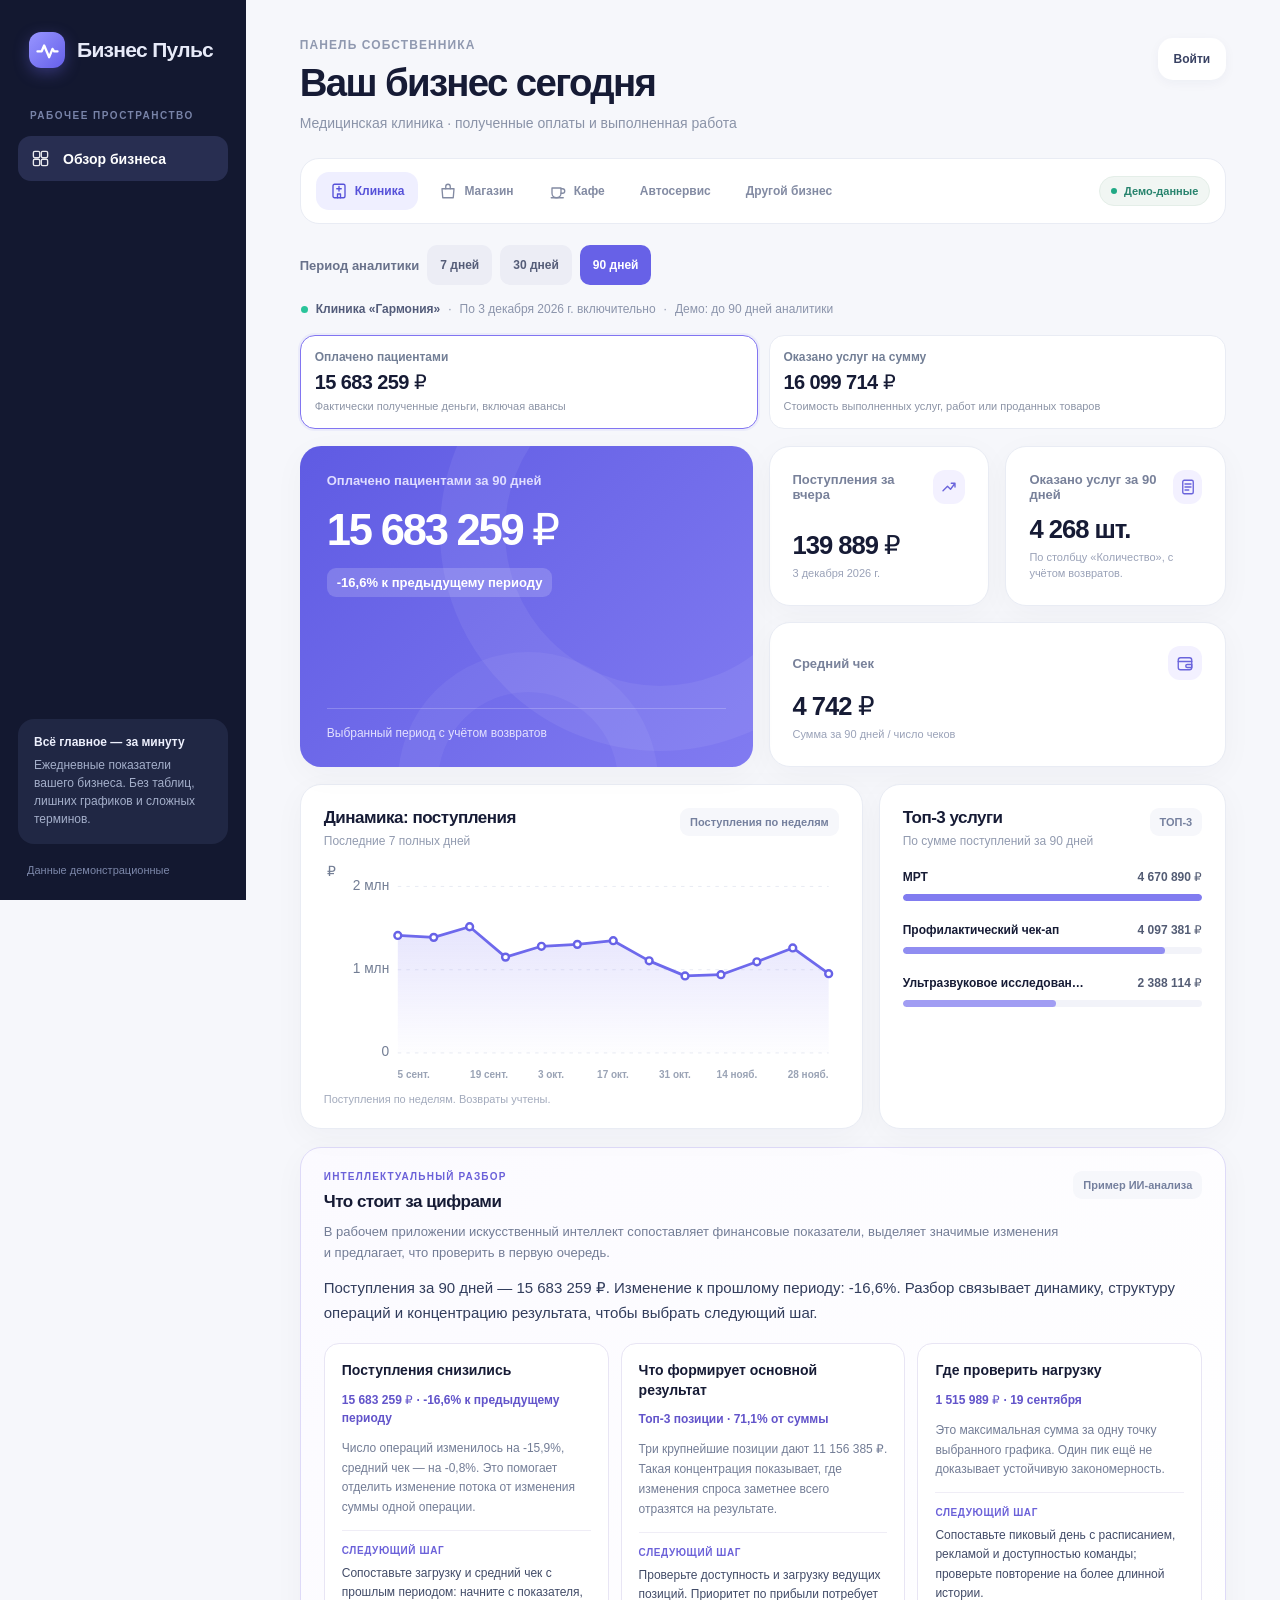
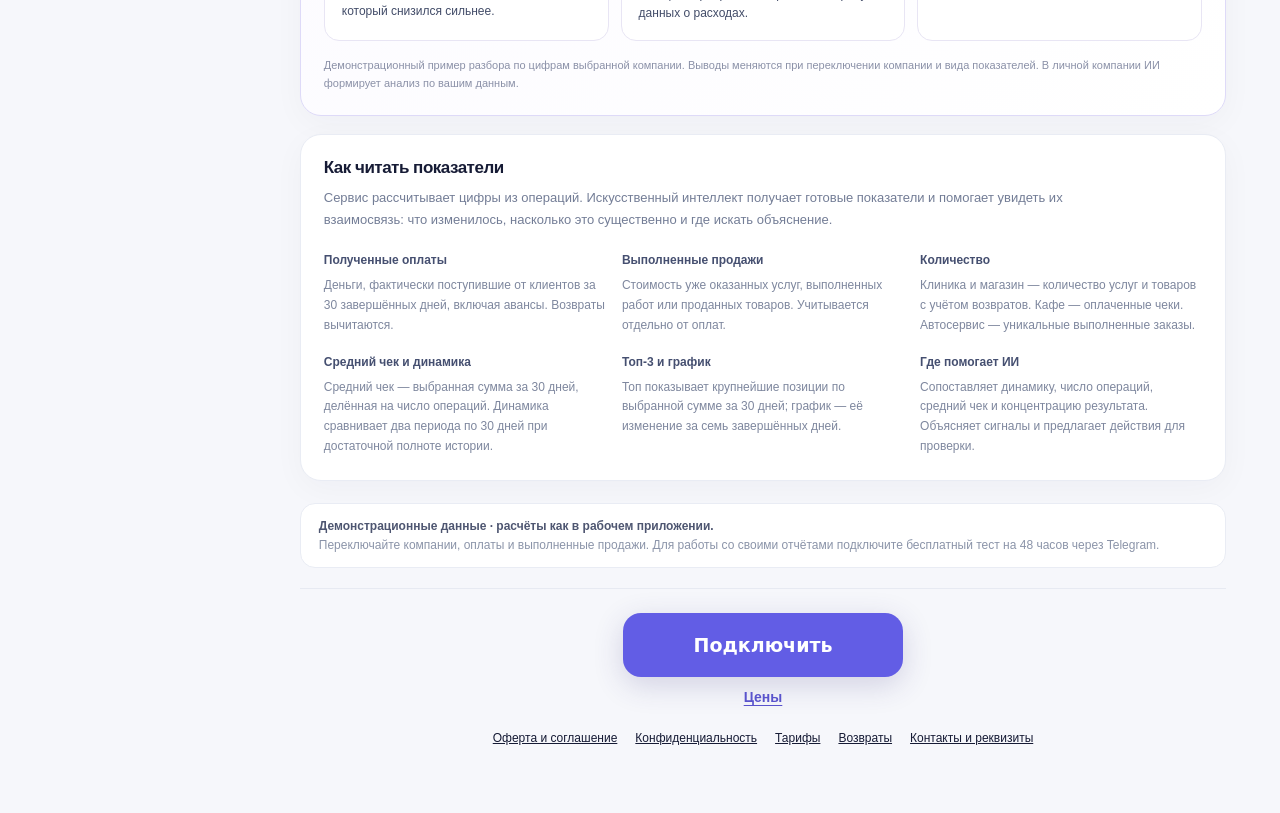
<file: index.html>
<!doctype html>
<html lang="ru">
<head>
<meta charset="utf-8">
<link rel="icon" type="image/x-icon" sizes="16x16 32x32 48x48 64x64 128x128 256x256" href="https://pulse.cityai.site/assets/brand/favicon.ico?v=20261018">
<link rel="apple-touch-icon" href="https://pulse.cityai.site/assets/brand/business-pulse-icon.png">
<meta name="viewport" content="width=device-width, initial-scale=1, viewport-fit=cover">
<meta name="theme-color" content="#10142e">
<title>Бизнес Пульс — ваш бизнес на одном экране</title>
<script src="https://telegram.org/js/telegram-web-app.js"></script>
<style>
:root {--ink:#161b35;--slate:#6e7792;--muted:#929bb0;--line:#e9ecf4;--bg:#f6f7fb;--white:#fff;--purple:#6865eb;--purple2:#524dde;--mint:#16a788;--rose:#e16479;--yellow:#e6a645;--shadow:0 8px 32px rgba(22,29,66,.035);font-family:Inter,-apple-system,BlinkMacSystemFont,"Segoe UI",Roboto,Arial,sans-serif;font-synthesis:none}
*{box-sizing:border-box}body{margin:0;background:var(--bg);color:var(--ink);-webkit-font-smoothing:antialiased}button,select,input{font:inherit}button{cursor:pointer;-webkit-appearance:none;appearance:none;transition:background-color .18s ease,transform .18s ease,box-shadow .18s ease}button:focus-visible{outline:2px solid #9691fa;outline-offset:3px}a{color:inherit}.app{min-height:100vh;display:flex}.sidebar{width:246px;flex:0 0 246px;position:sticky;top:0;align-self:flex-start;height:100vh;padding:32px 18px 24px;background:#131830;color:#e7eaf8;display:flex;flex-direction:column}.brand{display:flex;align-items:center;gap:12px;margin:0 11px 42px;font-weight:800;letter-spacing:-.7px;font-size:21px;white-space:nowrap}.brand-logo{width:36px;height:36px;display:grid;place-items:center;border-radius:12px;background:linear-gradient(135deg,#9896ff,#655fea);box-shadow:0 5px 15px #635ed666}.brand-logo svg{width:25px;height:25px}.nav-heading{font-size:10px;letter-spacing:1.5px;color:#7883a8;margin:0 12px 12px;font-weight:800}.nav-item{display:flex;align-items:center;gap:13px;border:0;width:100%;text-align:left;padding:13px 13px;background:transparent;color:#919cba;border-radius:13px;font-weight:650;font-size:14px;margin:3px 0}.nav-item.active{color:#fff;background:#282e51}.nav-item svg{width:19px;height:19px;opacity:.9}.side-note{margin-top:auto;background:#202744;border:0;padding:16px;border-radius:16px}.side-note strong{display:block;color:#edf0fd;font-size:12px;margin-bottom:7px}.side-note p{font-size:12px;line-height:1.5;color:#a4afca;margin:0}.side-foot{font-size:11px;color:#7c87a9;margin:20px 9px 0}.main{flex:1;min-width:0;padding:38px clamp(22px,4.2vw,72px) 45px;max-width:1550px;margin:auto}.topbar{display:flex;align-items:flex-start;justify-content:space-between;gap:20px;margin-bottom:24px}.eyebrow{color:#9099b0;font-size:12px;font-weight:800;letter-spacing:1.1px;text-transform:uppercase}.heading{margin:9px 0 8px;font-weight:850;letter-spacing:-1.65px;font-size:clamp(30px,3vw,42px)}.subheading{color:#8a93a8;font-size:14px;line-height:1.5}.right-top{display:flex;gap:11px;align-items:center}.ghost-btn,.primary-btn,.neutral-btn{border:0;border-radius:15px;min-height:42px;padding:0 16px;font-weight:720;font-size:12px;white-space:nowrap}.ghost-btn{background:#fff;color:#394263;box-shadow:0 3px 12px rgba(31,39,83,.045)}.primary-btn{border:0;color:white;background:var(--purple);box-shadow:0 6px 17px #6764e936}.neutral-btn{background:#f1f2fb;color:#545d80}.primary-btn:hover{background:var(--purple2)}.ghost-btn:hover,.neutral-btn:hover{background:#e9eafb}.company-tab:hover:not(.active){background:#f6f6fc}.primary-btn:disabled{opacity:.45;cursor:default}.ghost-btn svg,.primary-btn svg{vertical-align:-3px;margin-right:6px}.panel{border:1px solid var(--line);box-shadow:var(--shadow);background:#fff;border-radius:21px;padding:23px;min-width:0}.switchbar{display:flex;align-items:center;justify-content:space-between;gap:10px;padding:13px 15px;background:#fff;border:1px solid var(--line);border-radius:19px;margin-bottom:21px;flex-wrap:wrap}.company-switch{display:flex;gap:7px;align-items:center;flex-wrap:wrap}.company-tab{display:flex;align-items:center;gap:7px;padding:10px 14px;border-radius:13px;border:0;background:transparent;color:#838ba3;font-weight:750;font-size:12px}.company-tab.active{background:#efefff;color:#5651d9}.company-tab span{font-size:16px}.demo-pill{font-size:11px;background:#f1f6f3;color:#27836d;border:1px solid #e4eee8;border-radius:30px;padding:8px 11px;font-weight:770;white-space:nowrap}.source-note{display:flex;align-items:center;gap:8px;margin:0 1px 19px;color:#8b94ab;font-size:12px;flex-wrap:wrap}.dot{display:inline-block;width:7px;height:7px;background:#2ac49a;border-radius:50%;flex:0 0 7px}.source-note strong{color:#535c7a}.kpi-grid{display:grid;grid-template-columns:2.05fr 1fr 1fr;gap:16px}.revenue-panel{grid-row:span 2;position:relative;overflow:hidden;background:linear-gradient(135deg,#5f5be3,#817bf1);color:#fff;min-height:262px;border:0;display:flex;flex-direction:column;justify-content:space-between;padding:27px}.revenue-panel:before{content:"";position:absolute;width:310px;height:310px;right:-127px;top:-135px;border:65px solid #ffffff10;border-radius:50%}.revenue-panel:after{content:"";position:absolute;width:180px;height:180px;right:95px;bottom:-145px;border:40px solid #ffffff0d;border-radius:50%}.revenue-panel>*{position:relative;z-index:1}.kpi-name{font-size:13px;color:#78819a;font-weight:740}.revenue-panel .kpi-name{color:#dfddff}.kpi-value-big{letter-spacing:-2.2px;font-weight:850;font-size:clamp(32px,3.4vw,49px);margin-top:17px;white-space:nowrap}.compare{display:inline-flex;align-items:center;gap:6px;font-size:13px;font-weight:750;border-radius:9px;padding:7px 10px;background:#ffffff27;color:#fff;margin-top:13px}.compare.down{background:#ffffff2b}.hero-bottom{border-top:1px solid #ffffff35;padding-top:17px;font-size:12px;color:#e3e1fe}.hero-bottom strong{color:#fff}.mini-kpi{min-height:122px;display:flex;flex-direction:column;justify-content:space-between}.mini-val{font-size:clamp(20px,2vw,29px);letter-spacing:-1px;font-weight:830;margin:11px 0 6px;white-space:nowrap}.mini-caption{font-size:11px;color:#9aa2b8;line-height:1.45}.icon-bubble{width:34px;height:34px;display:grid;place-items:center;background:#f3f1ff;color:#6a64dc;border-radius:12px}.mini-top{display:flex;align-items:center;justify-content:space-between;gap:5px}.two-col{display:grid;grid-template-columns:minmax(0,1.62fr) minmax(285px,1fr);gap:16px;margin-top:17px}.section-title{font-weight:820;letter-spacing:-.5px;font-size:17px;margin:0 0 6px}.section-muted{font-size:12px;color:#929bb0;margin:0}.panel-head{display:flex;align-items:flex-start;justify-content:space-between;gap:8px;margin-bottom:17px}.in-telegram .subtle-chip{white-space:normal;text-align:center;max-width:48%;font-size:10px;line-height:1.35}.subtle-chip{font-size:11px;background:#f6f7fb;padding:8px 10px;border-radius:9px;color:#75809e;font-weight:690;white-space:nowrap}.trend-chart{width:100%;display:block;overflow:visible}.chart-box{margin-top:15px}.chart-labels{display:flex;justify-content:space-between;margin-top:8px;color:#9aa3b5;font-size:10px;font-weight:650;gap:3px}.chart-labels span{text-align:center;flex:1}.chart-labels span:first-child{text-align:left}.chart-labels span:last-child{text-align:right}.chart-caption{font-size:11px;color:#a2aabc;margin-top:13px}.top-list{display:flex;flex-direction:column;gap:22px;margin-top:22px}.top-row-head{display:flex;justify-content:space-between;align-items:center;gap:10px;font-size:12px}.top-row-head strong{font-weight:750;max-width:61%;overflow:hidden;text-overflow:ellipsis;white-space:nowrap}.top-row-head span{font-weight:800;color:#535c74;font-variant-numeric:tabular-nums;font-size:12px}.progress-track{margin-top:10px;background:#f2f3f9;height:7px;border-radius:9px;overflow:hidden}.progress-fill{height:100%;border-radius:9px;background:#817cf0}.ai-context-note{margin:10px 0 0;padding:10px 14px;background:#f5f8ff;border:1px solid #dfe7fa;border-radius:11px;color:#647491;font-size:11px;line-height:1.55}
.ai-context-note[hidden]{display:none!important}
.bp-ai-pending{display:flex;align-items:center;gap:10px;min-height:54px;color:#7b859d;font-size:13px;font-weight:600}
.bp-ai-pending-dot{width:9px;height:9px;flex:0 0 9px;border-radius:50%;background:#6865eb;animation:bp-ai-pending-pulse 1.5s ease-in-out infinite}
@keyframes bp-ai-pending-pulse{0%,100%{opacity:.35;transform:scale(.8)}50%{opacity:1;transform:scale(1)}}
@media(prefers-reduced-motion:reduce){.bp-ai-pending-dot{animation:none}}
.bottom-grid{display:grid;grid-template-columns:1fr 1fr;gap:16px;margin-top:17px}.insight-item{display:flex;gap:12px;padding:12px 0;border-bottom:1px solid #f0f1f6}.insight-item:last-child{border-bottom:0;padding-bottom:0}.insight-item:first-child{padding-top:4px}.insight-icon{height:32px;width:32px;flex:0 0 32px;display:grid;place-items:center;border-radius:11px;font-size:16px;background:#eef9f3;color:#19a583}.insight-icon.warn{background:#fff5ee;color:#d79544}.insight-item strong{display:block;font-size:12px;font-weight:800;margin:1px 0 6px}.insight-item p{margin:0;color:#868fa6;font-size:12px;line-height:1.55}.small-muted{font-size:11px;color:#9ba4b8;margin-top:12px}.data-bar{display:flex;gap:10px;align-items:center;justify-content:space-between;flex-wrap:wrap;margin-top:22px;background:#fff;border-radius:15px;border:1px solid var(--line);padding:15px 18px;color:#8b94a9;font-size:12px}.data-bar strong{color:#4e5671}.data-bar .ghost-btn{min-height:33px;padding:0 11px}.data-bar .neutral-btn{min-height:33px;padding:0 11px}.empty-value{color:#bbc1d0}.warning-banner{display:none;background:#fff7e8;border:1px solid #f8e4b9;color:#8b641f;border-radius:13px;padding:13px 17px;margin-bottom:16px;font-size:12px;line-height:1.5}.warning-banner.show{display:block}.modal-cover{position:fixed;z-index:50;inset:0;background:#0b1134a8;display:none;align-items:center;justify-content:center;padding:20px;backdrop-filter:blur(4px)}.modal-cover.show{display:flex}.modal{width:min(610px,100%);max-height:91vh;overflow:auto;background:white;border-radius:22px;padding:27px;box-shadow:0 22px 80px #070d2f35}.modal-top{display:flex;justify-content:space-between;align-items:center}.modal h2{font-size:24px;letter-spacing:-.65px;margin:0}.close{border:0;background:#f5f6fa;border-radius:15px;height:35px;width:35px;font-size:22px;color:#747d94}.modal-intro{color:#848da4;font-size:13px;line-height:1.6;margin:12px 0 18px}.upload-zone{border:2px dashed #d9dded;border-radius:15px;background:#fafaff;padding:26px;text-align:center;position:relative}.upload-zone.drag{border-color:#6963e8;background:#f2f2ff}.upload-zone input{position:absolute;inset:0;opacity:0;width:100%;cursor:pointer}.upload-zone strong{display:block;font-size:13px;margin:10px 0 5px}.upload-zone span{font-size:12px;color:#9ba3b6}.file-status{font-size:12px;margin-top:11px;color:#535c76}.map-grid{display:grid;grid-template-columns:1fr 1fr;gap:12px;margin-top:18px}.field label{display:block;font-size:11px;color:#848ca2;font-weight:750;margin-bottom:7px}.field select{background:white;border:1px solid #e1e5f0;border-radius:10px;width:100%;padding:10px;color:#454c68;font-size:12px}.import-preview{margin-top:19px;background:#f7f8fc;padding:15px;border-radius:12px;font-size:11px;color:#626c85;line-height:1.55}.preview-table{border-collapse:collapse;width:100%;font-size:10px;margin-top:10px}.preview-table th{text-align:left;color:#949bb0;border-bottom:1px solid #e1e5ef;padding:7px 5px}.preview-table td{border-bottom:1px solid #e9ecf4;padding:7px 5px;max-width:130px;overflow:hidden;text-overflow:ellipsis;white-space:nowrap}.import-actions{margin-top:20px;display:flex;gap:10px;flex-wrap:wrap;justify-content:flex-end}.import-action-error{width:100%;font-size:12px;line-height:1.45;color:#aa4337;padding:10px 12px;background:#fff4f1;border:1px solid #ffcfc2;border-radius:10px}.import-action-error[hidden]{display:none!important}.import-alert{color:#b4622c;font-size:12px;margin-top:13px}.foot{font-size:11px;color:#b0b6c6;text-align:center;margin-top:20px}.mobile-brand{display:none}.hide{display:none!important}.mono{font-variant-numeric:tabular-nums}
@media(max-width:1180px){.sidebar{width:205px;flex-basis:205px}.main{padding:30px 25px}.kpi-grid{grid-template-columns:1.7fr 1fr 1fr}.revenue-panel{min-height:255px;padding:23px}.two-col{grid-template-columns:1.25fr 1fr}.panel{padding:19px}}
@media(max-width:960px){.sidebar{display:none}.mobile-brand{display:flex;align-items:center;justify-content:center;gap:9px;background:#151a35;color:white;padding:13px 15px;font-weight:800;font-size:16px}.mobile-brand .brand-logo{height:26px;width:26px;border-radius:8px}.mobile-brand svg{width:19px;height:19px}.main{padding:26px 18px 38px}.revenue-panel{min-height:240px}.two-col{grid-template-columns:1.35fr 1fr}}
@media(max-width:680px){.main{padding:21px 13px 35px}.heading{font-size:30px}.topbar{flex-wrap:wrap;gap:16px}.right-top{width:100%;justify-content:stretch}.right-top button{flex:1}.switchbar{align-items:stretch}.company-switch{display:grid;grid-template-columns:repeat(3,minmax(0,1fr));width:100%;gap:4px}.company-tab{padding:10px 6px;justify-content:center;font-size:11px}.company-tab span{font-size:14px}.demo-pill{margin-left:2px}.kpi-grid{grid-template-columns:1fr 1fr;gap:10px}.revenue-panel{grid-column:span 2;grid-row:auto;min-height:225px}.mini-kpi{min-height:135px}.mini-val{font-size:22px}.panel{padding:18px;border-radius:17px}.two-col,.bottom-grid{grid-template-columns:1fr;gap:10px;margin-top:10px}.chart-box{margin-top:0}.top-list{gap:19px}.source-note{line-height:1.5}.data-bar{margin-top:10px}.map-grid{grid-template-columns:1fr}.modal{padding:19px}.import-actions button{font-size:11px;padding:0 9px}.eyebrow{font-size:10px}}
.icon-sprite{position:absolute;width:0;height:0;overflow:hidden;pointer-events:none}
.ui-icon{width:19px;height:19px;display:inline-block;vertical-align:middle;flex-shrink:0}
.company-tab .ui-icon{width:18px;height:18px}
.icon-bubble .ui-icon{width:18px;height:18px}
.insight-icon .ui-icon{width:17px;height:17px}
.ghost-btn .ui-icon,.primary-btn .ui-icon,.neutral-btn .ui-icon{width:16px;height:16px;vertical-align:-3px;margin-right:7px}
.demo-pill{display:inline-flex;align-items:center;gap:7px}
.demo-pill:before{content:"";background:#20a985;width:6px;height:6px;border-radius:50%;flex:0 0 6px}
.upload-symbol{display:grid;place-items:center;width:52px;height:52px;margin:0 auto 12px;color:#6864e8;background:#eeeefd;border:1px solid #e2dfff;border-radius:16px}
.upload-symbol .ui-icon{width:25px;height:25px}
.close{display:grid;place-items:center}.close .ui-icon{width:18px;height:18px}
@media(max-width:680px){.company-tab .ui-icon{width:16px;height:16px}}
/* Keep safe spacing when launched as a Telegram Mini App; no visual changes in browser. */
.in-telegram .mobile-brand{padding-top:max(13px,env(safe-area-inset-top));}
.in-telegram .main{padding-bottom:max(35px,env(safe-area-inset-bottom));}

/* Import inside Telegram mobile webviews: keep title, controls and filename in bounds. */
.modal{max-height:min(91dvh,calc(100dvh - 36px));max-width:100%;overflow-x:hidden;overscroll-behavior:contain}
.modal-top{position:sticky;top:-27px;background:#fff;z-index:3;padding:3px 0 10px}
.modal .import-actions{position:sticky;bottom:-27px;background:#fff;z-index:3;padding:13px 0 3px;margin-top:12px}
.modal .file-status,#smartImportInfo,.modal .import-alert{overflow-wrap:anywhere;word-break:normal}
#demoFinancialBookField[hidden],#importPreview[hidden],#correctionsPanel[hidden],#financialPanel[hidden],#mappingSection[hidden],#importDifferenceNotice[hidden]{display:none!important}
#importAdvanced{margin-top:10px}
#importAdvanced>summary{cursor:pointer;padding:10px 12px;border:1px solid #e2e7f0;border-radius:10px;color:#68758d;font-size:12px;font-weight:600;list-style-position:inside}
#importAdvanced[open]>summary{border-color:#b9c7e3;background:#f7faff}
#importAdvanced .map-grid{margin-top:12px}
.bp-import-error-field{outline:2px solid #bc322f!important;outline-offset:2px}
#importDifferenceNotice[hidden],#mappingSection[hidden],#importAdvanced:not([open])>div{display:none!important}

.modal #sheetControl,.modal #excelSheet{max-width:100%;min-width:0}
.modal .upload-zone{overflow:hidden}
@media(max-width:680px){
  .modal-cover{padding:max(12px,env(safe-area-inset-top)) 9px max(12px,env(safe-area-inset-bottom));}
  .modal{max-height:min(86dvh,calc(100dvh - 42px));padding:18px 16px;border-radius:19px}
  .modal-top{top:-18px}
  .modal .import-actions{bottom:-18px}
  .modal .upload-zone{padding:18px 12px}
  .modal .import-actions button{flex:1;min-width:0;white-space:normal;line-height:1.25;min-height:44px}
}
#financialConfirmLabel:not([hidden]){display:flex}

.import-recognition-status{font-size:12px;line-height:1.5;color:#5b647b;padding:8px 0;max-width:100%;overflow-wrap:anywhere}
.import-recognition-retry{display:block;max-width:100%;margin:5px 0 12px;background:#f4f5fa;box-shadow:none;color:#454e70;font-size:12px;min-height:38px;white-space:normal;text-align:left}
.import-recognition-retry[hidden],.import-recognition-status[hidden]{display:none!important}

/* Report upload is a primary top-of-dashboard action on mobile. */
.right-top{flex-wrap:wrap;justify-content:flex-end}
.import-utilities{display:flex;align-items:center;gap:8px;flex-wrap:wrap;justify-content:flex-end;margin:-12px 0 15px}
.import-utilities:empty{display:none}
.import-utilities .ghost-btn{min-height:36px;padding:0 11px;font-weight:650;box-shadow:none;background:#f0f1fa}
.import-utilities button[hidden]{display:none!important}
@media(max-width:680px){
  .right-top{display:flex;flex-wrap:wrap;gap:9px}
  .right-top #openImport{order:-1;flex:1 1 100%;min-height:48px;font-size:14px}
  .right-top #downloadSample{flex:1 1 100%;min-height:40px}
  .import-utilities{justify-content:flex-start;margin:-5px 0 18px}
  .import-utilities button{white-space:normal}
}
 
/* Verified financial books: never add collected cash to earned revenue. */
.finance-books{display:grid;grid-template-columns:repeat(2,minmax(0,1fr));gap:11px;margin:0 0 17px}
.finance-books[hidden]{display:none!important}
.finance-books.single-book{grid-template-columns:minmax(0,1fr)}
.finance-book{border:1px solid var(--line);border-radius:15px;padding:14px;text-align:left;background:#fff;min-width:0;color:var(--ink)}
.finance-book[aria-pressed="true"]{border-color:#8275f1;box-shadow:0 0 0 2px #857bed18}
.finance-book:disabled{opacity:.68;cursor:default}
.finance-book-name{font-size:12px;font-weight:750;color:#737f96}
.finance-book-amount{font-size:20px;font-weight:850;letter-spacing:-.6px;margin-top:6px}
.finance-book-hint{font-size:11px;color:#8c94a6;margin-top:5px;line-height:1.4}
@media(max-width:680px){.finance-books{grid-template-columns:1fr 1fr;gap:8px}.finance-book{padding:11px}.finance-book-amount{font-size:18px}}

.data-review[hidden]{display:none!important}
.data-review{border:1px solid #e7e9f1;background:#f9faff;border-radius:13px;padding:12px 15px;margin:10px 0 16px;font-size:13px;color:#56617b;line-height:1.5}
.data-review strong{color:#242d45}
#unverifiedReview{padding:8px 12px;margin:8px 0 12px;font-size:12px;background:#f8f9fc}
#unverifiedReview summary{cursor:pointer;font-weight:650}
#unverifiedReview details>div{margin-top:7px;color:#7c8599}
.demo-mode #sideImport,.demo-mode .right-top,.demo-mode #importUtilities,.demo-mode #modal{display:none!important}

.demo-ai-panel{margin-top:18px;border-color:#dedaf8;background:linear-gradient(135deg,#fbfaff,#fff)}body:not(.demo-mode) #demoAiPanel,.demo-mode .bottom-grid{display:none}.ai-label{display:block;font-size:10px;letter-spacing:1.2px;font-weight:800;color:#6b61d9;margin-bottom:10px}.ai-intro{font-size:13px;line-height:1.65;color:#737d96;margin:9px 0 0;max-width:820px}.demo-ai-panel .panel-head{margin-bottom:12px}.ai-summary{font-size:15px;line-height:1.65;color:#323d5c;margin:12px 0 18px}.ai-findings{display:grid;grid-template-columns:repeat(3,minmax(0,1fr));gap:12px}.ai-finding{border:1px solid #e8e5f4;background:#fff;border-radius:15px;padding:17px}.ai-finding h3{font-size:14px;line-height:1.4;margin:0 0 10px}.ai-evidence{font-size:12px;line-height:1.5;color:#6254ca;font-weight:750}.ai-finding p{font-size:12px;line-height:1.65;color:#737d96}.ai-action{border-top:1px solid #efedf6;padding-top:12px;font-size:12px;line-height:1.6;color:#424c68}.ai-action strong{display:block;font-size:10px;text-transform:uppercase;letter-spacing:.6px;color:#6b61d9;margin-bottom:5px}.ai-demo-note{font-size:11px;line-height:1.6;color:#8b91a8;margin:16px 0 0}.calculation-guide{margin-top:18px}.calculation-grid{display:grid;grid-template-columns:repeat(3,minmax(0,1fr));gap:16px;margin-top:20px}.calculation-grid strong{font-size:12px;color:#454f70}.calculation-grid p{font-size:12px;line-height:1.65;color:#7e879e;margin:8px 0 0}@media(max-width:850px){.ai-findings{grid-template-columns:1fr}.calculation-grid{grid-template-columns:1fr 1fr}.demo-ai-panel .panel-head{flex-wrap:wrap}}@media(max-width:480px){.calculation-grid{grid-template-columns:1fr}}
.brand,.mobile-brand{text-decoration:none}.average-kpi{grid-column:span 2}
.demo-periods{display:flex;align-items:center;gap:8px;flex-wrap:wrap;margin:0 0 17px;color:#69728b;font-size:13px;font-weight:650}
.demo-periods button{border:0;border-radius:10px;padding:10px 13px;min-height:40px;font-weight:700;font-size:12px;color:#555d78;background:#ecedf5;cursor:pointer}
.demo-periods button.active{color:#fff;background:#6761e7}
body.private-workspace .demo-periods{display:none!important}
.chart-box{position:relative}.chart-tooltip{position:absolute;z-index:2;max-width:100%;padding:8px 11px;border-radius:10px;background:#252b49;color:#fff;font-size:12px;box-shadow:0 4px 14px #20274422;pointer-events:none;font-variant-numeric:tabular-nums}.chart-tooltip[hidden]{display:none}.trend-chart:focus-visible{outline:2px solid #9691fa;outline-offset:4px}.chart-hit{cursor:crosshair}
</style>
<link rel="stylesheet" href="payments.css?v=20261020-connect-v1">
<link rel="stylesheet" href="admin.css?v=20261027-admin-preview-v2">
</head>
<body class="demo-mode">
<svg class="icon-sprite" aria-hidden="true" focusable="false" xmlns="http://www.w3.org/2000/svg">
 <symbol id="i-clinic" viewBox="0 0 24 24"><rect x="4" y="3" width="16" height="18" rx="2"/><path d="M10 21v-5h4v5M9 9h6M12 6v6"/></symbol>
 <symbol id="i-store" viewBox="0 0 24 24"><path d="M4 9h16l-1 12H5L4 9Z"/><path d="M9 9V6a3 3 0 0 1 6 0v3"/></symbol>
 <symbol id="i-cafe" viewBox="0 0 24 24"><path d="M4 8h12v7a6 6 0 0 1-12 0V8Z"/><path d="M16 9h2a3 3 0 0 1 0 6h-2M3 21h16"/></symbol>
 <symbol id="i-trend" viewBox="0 0 24 24"><path d="m4 17 6-6 4 4 6-8M15 7h5v5"/></symbol>
 <symbol id="i-receipt" viewBox="0 0 24 24"><rect x="5" y="3" width="14" height="18" rx="2"/><path d="M8 8h8M8 12h8M8 16h5"/></symbol>
 <symbol id="i-wallet" viewBox="0 0 24 24"><rect x="3" y="5" width="18" height="16" rx="3"/><path d="M3 10h18M15 14h6v4h-6a2 2 0 0 1 0-4Z"/></symbol>
 <symbol id="i-alert" viewBox="0 0 24 24"><circle cx="12" cy="12" r="9"/><path d="M12 7.5v5.5M12 16.5h.01"/></symbol>
 <symbol id="i-return" viewBox="0 0 24 24"><path d="M3 11a9 9 0 1 0 2.5-5.9L3 8M3 3v5h5"/></symbol>
 <symbol id="i-check" viewBox="0 0 24 24"><circle cx="12" cy="12" r="9"/><path d="m8 12 3 3 5-6"/></symbol>
 <symbol id="i-download" viewBox="0 0 24 24"><path d="M12 3v12m0 0 4-4m-4 4-4-4M4 17v4h16v-4"/></symbol>
 <symbol id="i-upload" viewBox="0 0 24 24"><path d="M12 16V4m0 0-4 4m4-4 4 4M4 16v4h16v-4"/></symbol>
 <symbol id="i-file" viewBox="0 0 24 24"><path d="M13 3H6a2 2 0 0 0-2 2v14a2 2 0 0 0 2 2h12a2 2 0 0 0 2-2V10l-7-7Z"/><path d="M13 3v7h7M8 14h8M8 17h8"/></symbol>
 <symbol id="i-close" viewBox="0 0 24 24"><path d="M5 5 19 19M19 5 5 19"/></symbol>
 <symbol id="i-arrow" viewBox="0 0 24 24"><path d="M5 12h14m-6-6 6 6-6 6"/></symbol>
</svg>
<a class="mobile-brand" href="./landing.html" aria-label="Бизнес Пульс — на главную"><div class="brand-logo"><svg viewBox="0 0 30 30" fill="none"><path d="M3 16h5l3-7 6 14 4-10 2 3h4" stroke="white" stroke-width="2.8" stroke-linecap="round" stroke-linejoin="round"/></svg></div>Бизнес Пульс</a>
<div class="app">
<aside class="sidebar">
 <a class="brand" href="./landing.html" aria-label="Бизнес Пульс — на главную"><div class="brand-logo"><svg viewBox="0 0 30 30" fill="none"><path d="M3 16h5l3-7 6 14 4-10 2 3h4" stroke="white" stroke-width="2.8" stroke-linecap="round" stroke-linejoin="round"/></svg></div>Бизнес Пульс</a>
 <div class="nav-heading">РАБОЧЕЕ ПРОСТРАНСТВО</div>
 <button class="nav-item active" type="button"><svg fill="none" viewBox="0 0 24 24" stroke="currentColor" stroke-width="1.7"><rect x="3" y="3" width="8" height="8" rx="1.8"/><rect x="13" y="3" width="8" height="8" rx="1.8"/><rect x="3" y="13" width="8" height="8" rx="1.8"/><rect x="13" y="13" width="8" height="8" rx="1.8"/></svg>Обзор бизнеса</button>
 <button class="nav-item" id="sideImport" type="button"><svg fill="none" viewBox="0 0 24 24" stroke="currentColor" stroke-width="1.7"><path d="M12 16V3m0 0-4 4m4-4 4 4M4 16v4h16v-4"/></svg>Загрузить отчёт</button>
 <div class="side-note"><strong>Всё главное — за минуту</strong><p>Ежедневные показатели вашего бизнеса. Без таблиц, лишних графиков и сложных терминов.</p></div>
 <div class="side-foot">Данные демонстрационные</div>
</aside>
<main class="main">
 <header class="topbar"><div><div class="eyebrow">Панель собственника</div><h1 class="heading">Ваш бизнес сегодня</h1><div class="subheading" id="businessDesc">Главное о компании — на одном экране</div></div>
 <div class="right-top"><button id="downloadSample" type="button" class="ghost-btn" title="Скачать пример файла для импорта"><svg class="ui-icon" viewBox="0 0 24 24" fill="none" stroke="currentColor" stroke-width="1.8" stroke-linecap="round" stroke-linejoin="round" aria-hidden="true" focusable="false"><use href="#i-download"/></svg>Пример CSV</button><button id="openImport" type="button" class="primary-btn" aria-label="Загрузить отчёт CSV или Excel"><svg class="ui-icon" viewBox="0 0 24 24" fill="none" stroke="currentColor" stroke-width="1.8" stroke-linecap="round" stroke-linejoin="round" aria-hidden="true" focusable="false"><use href="#i-upload"/></svg>Загрузить отчёт</button></div></header>
 <div class="import-utilities" id="importUtilities"><button type="button" class="ghost-btn" id="clearImport" hidden>Сбросить импорт</button></div>
 <div id="subscriptionInfo" class="data-review" hidden></div>
 <div class="switchbar"><div class="company-switch" role="group" aria-label="Выбор демонстрационной компании"><button class="company-tab active" data-business="clinic" type="button"><svg class="ui-icon" viewBox="0 0 24 24" fill="none" stroke="currentColor" stroke-width="1.8" stroke-linecap="round" stroke-linejoin="round" aria-hidden="true" focusable="false"><use href="#i-clinic"/></svg> Клиника</button><button class="company-tab" data-business="store" type="button"><svg class="ui-icon" viewBox="0 0 24 24" fill="none" stroke="currentColor" stroke-width="1.8" stroke-linecap="round" stroke-linejoin="round" aria-hidden="true" focusable="false"><use href="#i-store"/></svg> Магазин</button><button class="company-tab" data-business="cafe" type="button"><svg class="ui-icon" viewBox="0 0 24 24" fill="none" stroke="currentColor" stroke-width="1.8" stroke-linecap="round" stroke-linejoin="round" aria-hidden="true" focusable="false"><use href="#i-cafe"/></svg> Кафе</button><button class="company-tab" data-business="auto" type="button">Автосервис</button><button class="company-tab" data-business="other" type="button">Другой бизнес</button></div><span class="demo-pill" id="dataBadge">Демо-данные</span></div>
 <div class="demo-periods" id="demoPeriods" role="group" aria-label="Период демонстрационной аналитики">
  <span>Период аналитики</span>
  <button type="button" data-demo-days="7">7 дней</button>
  <button type="button" data-demo-days="30">30 дней</button>
  <button type="button" data-demo-days="90" class="active" aria-pressed="true">90 дней</button>
 </div>
 <div class="source-note"><span class="dot"></span><strong id="companyName">Клиника «Гармония»</strong><span>·</span><span id="asOf">Данные по вчера включительно</span><span>·</span><span id="rowsInfo">90 дней истории</span></div>
<div id="financeBooks" class="finance-books" aria-label="Полученные оплаты и выполненные продажи" hidden></div>
<div id="unverifiedReview" class="data-review" hidden></div>
 <div class="warning-banner" id="warningBanner"></div>
 <section class="kpi-grid" aria-label="Главные показатели">
 <article class="panel revenue-panel"><div><div class="kpi-name">Продажи за 30 дней</div><div id="revenue30" class="kpi-value-big mono">—</div><div class="compare" id="revenueChange">—</div></div><div class="hero-bottom" id="comparisonDesc">Сравнение с предыдущими 30 днями</div></article>
 <article class="panel mini-kpi"><div class="mini-top"><span class="kpi-name">Продажи за вчера</span><span class="icon-bubble"><svg class="ui-icon" viewBox="0 0 24 24" fill="none" stroke="currentColor" stroke-width="1.8" stroke-linecap="round" stroke-linejoin="round" aria-hidden="true" focusable="false"><use href="#i-trend"/></svg></span></div><div><div class="mini-val mono" id="revenueYesterday">—</div><div class="mini-caption" id="yesterdayDate">Последний закрытый день</div></div></article>
 <article class="panel mini-kpi"><div class="mini-top"><span class="kpi-name" id="countLabel">Визитов за 30 дней</span><span class="icon-bubble"><svg class="ui-icon" viewBox="0 0 24 24" fill="none" stroke="currentColor" stroke-width="1.8" stroke-linecap="round" stroke-linejoin="round" aria-hidden="true" focusable="false"><use href="#i-receipt"/></svg></span></div><div><div class="mini-val mono" id="salesCount">—</div><div class="mini-caption" id="salesCaption">За последние 30 дней</div></div></article>
 <article class="panel mini-kpi average-kpi"><div class="mini-top"><span class="kpi-name" id="averageLabel">Средний чек</span><span class="icon-bubble"><svg class="ui-icon" viewBox="0 0 24 24" fill="none" stroke="currentColor" stroke-width="1.8" stroke-linecap="round" stroke-linejoin="round" aria-hidden="true" focusable="false"><use href="#i-wallet"/></svg></span></div><div><div class="mini-val mono" id="averageTicket">—</div><div class="mini-caption" id="averageCaption">Сумма продаж / количество чеков</div></div></article>
 </section>
 <div id="debtInfo" class="data-review" hidden></div>
 <div class="two-col">
  <section class="panel"><div class="panel-head"><div><h2 class="section-title">Динамика продаж</h2><p class="section-muted">Последние 7 полных дней</p></div><span class="subtle-chip">Продажи по дням</span></div><div class="chart-box"><svg id="revenueChart" class="trend-chart" viewBox="0 0 600 228" role="img" aria-label="График продаж за последние семь дней" preserveAspectRatio="xMidYMid meet"></svg><div class="chart-labels" id="chartLabels"></div></div><div class="chart-caption" id="chartCaption">Суммы из данных по продажам и возвратам</div></section>
  <section class="panel"><div class="panel-head"><div><h2 class="section-title" id="topTitle">Топ-3 услуги</h2><p class="section-muted">По сумме продаж за 30 дней</p></div><span class="subtle-chip">ТОП-3</span></div><div class="top-list" id="topItems"></div></section>
 </div>

 <section class="panel demo-ai-panel" id="demoAiPanel" aria-labelledby="demoAiTitle">
  <div class="panel-head"><div><span class="ai-label">ИНТЕЛЛЕКТУАЛЬНЫЙ РАЗБОР</span><h2 class="section-title" id="demoAiTitle">Что стоит за цифрами</h2><p class="ai-intro">В рабочем приложении искусственный интеллект сопоставляет финансовые показатели, выделяет значимые изменения и предлагает, что проверить в первую очередь.</p></div><span class="subtle-chip">Пример ИИ-анализа</span></div>
  <p class="ai-summary" id="demoAiSummary"></p>
  <div class="ai-findings" id="demoAiFindings"></div>
  <p class="ai-demo-note">Демонстрационный пример разбора по цифрам выбранной компании. Выводы меняются при переключении компании и вида показателей. В личной компании ИИ формирует анализ по вашим данным.</p>
 </section>
 <div class="bottom-grid">
  <section class="panel"><div class="panel-head"><div><h2 class="section-title">На что обратить внимание</h2><p class="section-muted">Сигналы, которые стоит проверить</p></div><span class="subtle-chip">Анализ</span></div><div id="concerns"></div></section>
  <section class="panel"><div class="panel-head"><div><h2 class="section-title">Что идёт хорошо</h2><p class="section-muted">Положительные изменения</p></div><span class="subtle-chip">Позитив</span></div><div id="positives"></div></section>
 </div>

 <p id="aiContextNote" class="ai-context-note" hidden></p>
 <section class="panel calculation-guide" aria-labelledby="calculationTitle">
  <h2 class="section-title" id="calculationTitle">Как читать показатели</h2>
  <p class="ai-intro">Сервис рассчитывает цифры из операций. Искусственный интеллект получает готовые показатели и помогает увидеть их взаимосвязь: что изменилось, насколько это существенно и где искать объяснение.</p>
  <div class="calculation-grid">
   <div><strong>Полученные оплаты</strong><p>Деньги, фактически поступившие от клиентов за 30 завершённых дней, включая авансы. Возвраты вычитаются.</p></div>
   <div><strong>Выполненные продажи</strong><p>Стоимость уже оказанных услуг, выполненных работ или проданных товаров. Учитывается отдельно от оплат.</p></div>
   <div><strong>Количество</strong><p>Клиника и магазин — количество услуг и товаров с учётом возвратов. Кафе — оплаченные чеки. Автосервис — уникальные выполненные заказы.</p></div>
   <div><strong>Средний чек и динамика</strong><p>Средний чек — выбранная сумма за 30 дней, делённая на число операций. Динамика сравнивает два периода по 30 дней при достаточной полноте истории.</p></div>
   <div><strong>Топ-3 и график</strong><p>Топ показывает крупнейшие позиции по выбранной сумме за 30 дней; график — её изменение за семь завершённых дней.</p></div>
   <div><strong>Где помогает ИИ</strong><p>Сопоставляет динамику, число операций, средний чек и концентрацию результата. Объясняет сигналы и предлагает действия для проверки.</p></div>
  </div>
 </section>
 <div class="data-bar"><div><strong id="bottomDataTitle">Все показатели рассчитаны по демонстрационным данным.</strong><div id="bottomDataHint" style="margin-top:5px">Переключайте компании, оплаты и выполненные продажи. Для работы со своими отчётами подключите бесплатный тест на 48 часов через Telegram.</div></div></div>
<footer id="bpPaymentFooter" class="bp-payment-footer" aria-label="Оплата и тарифы"><a class="bp-prices-link" href="?view=payment" data-bp-pay>Цены</a></footer>
<nav aria-label="Юридическая информация" style="display:flex;justify-content:center;text-align:center;flex-wrap:wrap;gap:10px 18px;font-size:12px;line-height:1.6;padding:8px 0 20px"><a href="./legal/offer.html">Оферта и соглашение</a><a href="./legal/privacy.html">Конфиденциальность</a><a href="./legal/tariffs.html">Тарифы</a><a href="./legal/refunds.html">Возвраты</a><a href="./legal/contacts.html">Контакты и реквизиты</a></nav>
</main></div>
<div class="modal-cover" id="modal" role="dialog" aria-modal="true" aria-labelledby="importTitle"><div class="modal"><div class="modal-top"><h2 id="importTitle">Загрузить данные</h2><button class="close" id="closeModal" type="button" aria-label="Закрыть"><svg class="ui-icon" viewBox="0 0 24 24" fill="none" stroke="currentColor" stroke-width="1.8" stroke-linecap="round" stroke-linejoin="round" aria-hidden="true" focusable="false"><use href="#i-close"/></svg></button></div><p class="modal-intro">Загрузите Excel или CSV. Система определит показатели автоматически. В деморежиме данные остаются в браузере.</p><p style="font-size:12px;color:#626c85;line-height:1.6">Если файл содержит персональные данные, убедитесь, что у вас есть законное основание передать их для аналитики компании. Данные отчётов не используются для рекламы. <a href="./legal/privacy.html" target="_blank" rel="noopener">Как обрабатываются данные</a></p><div class="upload-zone" id="dropZone"><div class="upload-symbol"><svg class="ui-icon" viewBox="0 0 24 24" fill="none" stroke="currentColor" stroke-width="1.8" stroke-linecap="round" stroke-linejoin="round" aria-hidden="true" focusable="false"><use href="#i-file"/></svg></div><strong>Выберите CSV / Excel или перетащите сюда</strong><span>CSV (UTF-8, Windows-1251) или Excel .xlsx · до 32 МБ</span><input type="file" id="fileInput" accept=".csv,.xlsx,text/csv,application/vnd.openxmlformats-officedocument.spreadsheetml.sheet" aria-label="Выбрать CSV или Excel"></div><div class="file-status" id="fileStatus"></div><div id="mappingSection" hidden><details id="importAdvanced"><summary>Дополнительные настройки</summary><div id="smartImportInfo" role="status" style="margin-top:14px;padding:12px;border-radius:10px;background:#f3f4fb;color:#464b66;font-size:12px;line-height:1.5" hidden></div><div style="font-size:13px;font-weight:800;margin-top:20px">Уточнение данных</div><div class="map-grid" id="mappingFields"></div><div id="financialPanel" class="import-preview" hidden><strong>Что означают суммы в этом столбце</strong><div id="financialType" style="font-size:14px;font-weight:750;color:#202848;margin-top:8px"></div><div id="financialMessage" style="margin-top:7px;line-height:1.6;white-space:pre-line"></div><label id="financialConfirmLabel" style="align-items:flex-start;gap:10px;margin-top:12px;color:#333b60;font-size:12px" hidden><input type="checkbox" id="financialConfirm" style="margin-top:2px;accent-color:#6561e6;flex:none"/><span>Я проверил авансы, частичные оплаты и возвраты. Эти суммы подходят для выбранного отчёта.</span></label></div><div class="import-preview" id="importPreview"></div></details></div><div id="importDifferenceNotice" hidden role="status" style="margin-top:12px;padding:12px 14px;border-radius:11px;background:#fff8e9;color:#5b4624;font-size:13px;line-height:1.5"><div id="importDifferenceText"></div><label style="display:flex;align-items:center;gap:8px;margin-top:10px"><input type="checkbox" id="importAllowChanges"/><span>Всё равно загрузить</span></label><button type="button" class="ghost-btn" id="importInspectChanges" style="margin-top:10px;min-height:36px">Проверить изменения</button><div id="importDifferenceDetails" hidden style="margin-top:8px;white-space:pre-line;max-height:180px;overflow:auto"></div></div><div class="import-alert" id="importAlert" role="alert"></div><div class="import-actions"><div class="import-action-error" id="importActionError" role="alert" hidden></div><button id="cancelImport" class="ghost-btn" type="button">Отмена</button><button id="confirmImport" class="primary-btn" type="button" disabled>Применить данные</button></div></div></div>
<script src="smart-import.js?v=20261027-import-minimal-v3"></script>
<script src="excel-adapter.js?v=20261018-smart-v2-fallback"></script>
<script type="module">
import { demoSummary, withDemoBooks, demoAnalysis } from './demo-data.mjs?v=20261026-demo90-v1';
'use strict';
(function(){
const $=id=>document.getElementById(id);
const svgIcon=id=>`<svg class="ui-icon" viewBox="0 0 24 24" fill="none" stroke="currentColor" stroke-width="1.8" stroke-linecap="round" stroke-linejoin="round" aria-hidden="true" focusable="false"><use href="#i-${id}"/></svg>`;
const money=x=>Math.round(x).toLocaleString('ru-RU')+' ₽';
const number=x=>Math.round(x).toLocaleString('ru-RU');
const compact=x=>!Number.isFinite(x)?'—':money(x);
const dayStamp=d=>{const dt=new Date(d);return [dt.getFullYear(),String(dt.getMonth()+1).padStart(2,'0'),String(dt.getDate()).padStart(2,'0')].join('-')};
const dateShift=(date,n)=>{const a=new Date(date+'T12:00:00');a.setDate(a.getDate()+n);return dayStamp(a)};
const dateLabel=iso=>new Date(iso+'T12:00:00').toLocaleDateString('ru-RU',{day:'numeric',month:'short'});
const verboseDate=iso=>new Date(iso+'T12:00:00').toLocaleDateString('ru-RU',{day:'numeric',month:'long',year:'numeric'});
const yesterday=dateShift(dayStamp(new Date()),-1);
const configs={clinic:{name:'Клиника «Гармония»',type:'Медицинская клиника',icon:'clinic',n:'визитов',single:'визит',avg:'Средний чек',top:'Топ-3 услуги',counter:'Визитов за 30 дней',items:[['Консультация специалиста',2800],['Ультразвуковое исследование',3600],['Лабораторные исследования',2100],['Профилактический чек-ап',5800],['МРТ',6800],['Физиотерапия',1600]],base:46,trend:-.002,seed:115,lowDays:[2,5]},store:{name:'Магазин «Форма»',type:'Магазин одежды',icon:'store',n:'чеков',single:'чек',avg:'Средний чек',top:'Топ-3 товара',counter:'Чеков за 30 дней',items:[['Джинсы прямого кроя',3900],['Худи оверсайз',4800],['Футболка базовая',1900],['Куртка демисезонная',9300],['Рубашка свободная',4300],['Брюки классические',5400]],base:38,trend:.004,seed:237,lowDays:[1,2]},cafe:{name:'Кафе «Пена»',type:'Кафе',icon:'cafe',n:'чеков',single:'чек',avg:'Средний чек',top:'Топ-3 позиции',counter:'Чеков за 30 дней',items:[['Капучино',290],['Латте',330],['Раф',380],['Круассан',260],['Сэндвич',420],['Чизкейк',360]],base:113,trend:.001,seed:554,lowDays:[1,2]}};
const demoMoneyLabels={clinic:{paid:'Оплачено пациентами',done:'Оказано услуг на сумму'},store:{paid:'Оплачено покупателями',done:'Продано товаров на сумму'},auto:{paid:'Оплачено клиентами',done:'Выполнено работ на сумму'},cafe:{paid:'Оплачено гостями',done:'Продано на сумму'},other:{paid:'Получено от клиентов',done:'Выполнено на сумму'}};
configs.auto={...configs.store,name:'Автосервис «Мотор»',type:'Автосервис',top:'Топ-3 работы',seed:781,items:[['Замена масла',2400],['Диагностика',1800],['Ремонт подвески',9500]],base:18};
configs.other={...configs.store,name:'Компания «Пример»',type:'Универсальный бизнес',top:'Топ-3 позиции',seed:882};
function rng(seed){let t=seed;return()=>{t=(t*1664525+1013904223)>>>0;return t/4294967296}}
function demo(c){const random=rng(c.seed),rows=[],special={};let seq=0;for(let i=179;i>=0;i--){const dt=dateShift(yesterday,-i),weekday=new Date(dt+'T12:00:00').getDay(),wf=c.lowDays.includes(weekday)?.77:1.16;const drift=1+(179-i)*c.trend;const waves=1+.14*Math.sin(i/6)+.09*Math.cos(i/11);const n=Math.max(4,Math.round(c.base*wf*drift*waves*(.83+random()*.35)));
 for(let j=0;j<n;j++){const id='D'+c.seed+'-'+(++seq),parts=random()>.72?2:1;for(let p=0;p<parts;p++){const item=c.items[Math.floor(random()*c.items.length)],amount=Math.round(item[1]*(.92+random()*.16));rows.push({date:dt,amount,item:item[0],id,status:'sale'});}if(c!==configs.clinic&&random()<.021){const refund=c.items[Math.floor(random()*c.items.length)];rows.push({date:dt,amount:-refund[1],item:refund[0],id:'R'+(++seq),status:'refund'});}}
 if(c===configs.clinic)special[dt]={noShows:Math.round(n*(.045+random()*.055)),cancellations:Math.round(n*(.03+random()*.045)),plans:Math.round(35+random()*28)};
}return {rows:withDemoBooks(rows),special,imported:false,meta:{source:'Демонстрационная история для сравнения двух периодов по 90 дней'}}}
// Real authenticated workspaces never create synthetic demo operations.
const telegramApp=window.Telegram&&window.Telegram.WebApp;
const demoRequested=new URLSearchParams(location.search).get('demo')==='1';
const webSessionReady=/^[a-f0-9]{48}$/.test(sessionStorage.getItem('bp-web-session')||'');
const authenticatedShell=Boolean(telegramApp?.initData||webSessionReady);
const showPublicDemo=!authenticatedShell||demoRequested;
const state={business:showPublicDemo?'clinic':'mine',demoDays:90,datasets:{},fileTable:null};
if(showPublicDemo)Object.keys(configs).forEach(k=>state.datasets[k]=demo(configs[k]));
if(telegramApp&&telegramApp.initData){
 document.documentElement.classList.add('in-telegram');
 try{telegramApp.ready();telegramApp.expand()}catch(error){console.warn('Telegram Mini App initialization:',error)}
 const selection=telegramApp.initDataUnsafe&&telegramApp.initDataUnsafe.start_param;
 if(showPublicDemo&&selection&&Object.prototype.hasOwnProperty.call(configs,selection))state.business=selection;
}
const sum=arr=>arr.reduce((s,r)=>s+r.amount,0);
const start30=dateShift(yesterday,-29),previousStart=dateShift(yesterday,-59),previousEnd=dateShift(yesterday,-30);
function within(x,start,end){return x>=start&&x<=end}
function metricRows(rows,start,end){return rows.filter(r=>within(r.date,start,end))}
function paidCount(rows){return new Set(rows.filter(r=>r.status!=='refund').map(r=>r.id)).size}
function byDate(rows,date){return rows.filter(r=>r.date===date)}
function dateCoverage(rows,start,end){const distinct=new Set(rows.filter(r=>within(r.date,start,end)).map(r=>r.date));return distinct.size}
function percent(n,base){return base>0?(n-base)/base*100:null}
function signed(n){return(n>0?'+':'')+n.toFixed(1).replace('.',',')+'%'}
function fmtCurrencyMaybe(amount,hasData){return hasData?money(amount):'—'}
function escapeHTML(s){return String(s).replace(/[&<>"']/g,c=>({'&':'&amp;','<':'&lt;','>':'&gt;','"':'&quot;',"'":'&#39;'}[c]))}
function chart(days,labels){
const svg=$('revenueChart'),box=svg.parentElement,w=600,h=228,left=86,right=12,top=25,bottom=9;
let tip=box.querySelector('.chart-tooltip');if(!tip){tip=document.createElement('div');tip.className='chart-tooltip';tip.setAttribute('role','status');box.append(tip)}
tip.hidden=true;
const low=Math.min(0,...days),high=Math.max(0,...days),span=high-low||1;
const step=Math.pow(10,Math.floor(Math.log10(span/3)))*[1,2,5,10].find(n=>n>=span/3/Math.pow(10,Math.floor(Math.log10(span/3))));
const min=Math.floor(low/step)*step,max=Math.max(min+step,Math.ceil(high/step)*step);
const y=v=>top+(max-v)/(max-min)*(h-top-bottom),x=i=>left+(days.length===1?.5:i/Math.max(1,days.length-1))*(w-left-right);
const axis=v=>new Intl.NumberFormat('ru-RU',{maximumFractionDigits:2,notation:Math.abs(v)>=1000000?'compact':'standard'}).format(v);
let grid='<text x="4" y="13" fill="#727d94" font-size="16">₽</text>';
for(let v=min;v<=max+step*.001;v+=step){const pos=y(v);grid+=`<line x1="${left}" x2="${w-right}" y1="${pos}" y2="${pos}" stroke="#e5e8f1" stroke-dasharray="4 6"/><text x="${left-10}" y="${pos+4}" text-anchor="end" fill="#727d94" font-size="16">${axis(v)}</text>`}
const dots=days.map((v,i)=>`<circle class="chart-dot" data-index="${i}" cx="${x(i)}" cy="${y(v)}" r="4" fill="#fff" stroke="#6762e7" stroke-width="2.8"/>`).join('');
const line=days.map((v,i)=>(i?'L':'M')+x(i).toFixed(1)+' '+y(v).toFixed(1)).join(' ');
const area=days.length?line+` L ${x(days.length-1)} ${y(0)} L ${x(0)} ${y(0)} Z`:'';
svg.innerHTML=`<defs><linearGradient id="areaFill" x1="0" y1="0" x2="0" y2="1"><stop offset="0" stop-color="#8d87f5" stop-opacity=".22"/><stop offset="1" stop-color="#8d87f5" stop-opacity=".012"/></linearGradient></defs>${grid}<path d="${area}" fill="url(#areaFill)"/><path d="${line}" fill="none" stroke="#6e69ec" stroke-width="3.2" stroke-linecap="round" stroke-linejoin="round"/><line class="chart-guide" y1="${top}" y2="${h-bottom}" stroke="#8d87f5" stroke-dasharray="3 4" visibility="hidden"/>${dots}<rect class="chart-hit" x="${left-18}" y="${top-18}" width="${w-left-right+36}" height="${h-top-bottom+36}" fill="transparent"/>`;
svg.setAttribute('tabindex','0');
const points=[...svg.querySelectorAll('.chart-dot')],guide=svg.querySelector('.chart-guide');let selected=-1;
function select(i){if(!days.length)return;selected=i;points.forEach((p,j)=>{p.setAttribute('r',j===i?'7':'4');p.setAttribute('fill',j===i?'#6762e7':'#fff')});guide.setAttribute('x1',x(i));guide.setAttribute('x2',x(i));guide.setAttribute('visibility','visible');tip.textContent=labels[i]+': '+money(days[i]);tip.hidden=false;
const rect=svg.getBoundingClientRect(),scale=Math.min(rect.width/w,rect.height/h),offset=(rect.width-w*scale)/2;
const px=svg.offsetLeft+offset+x(i)*scale;tip.style.left=Math.max(0,Math.min(box.clientWidth-tip.offsetWidth,px-tip.offsetWidth/2))+'px';tip.style.top='0px'}
function clear(){selected=-1;tip.hidden=true;guide.setAttribute('visibility','hidden');points.forEach(p=>{p.setAttribute('r','4');p.setAttribute('fill','#fff')})}
function pointer(e){const rect=svg.getBoundingClientRect(),scale=Math.min(rect.width/w,rect.height/h),offset=(rect.width-w*scale)/2,px=(e.clientX-rect.left-offset)/scale;let nearest=0;days.forEach((_,i)=>{if(Math.abs(x(i)-px)<Math.abs(x(nearest)-px))nearest=i});select(nearest)}
svg.onpointermove=e=>{if(e.pointerType==='mouse'||e.buttons)pointer(e)};
svg.onpointerdown=pointer;svg.onpointerleave=e=>{if(e.pointerType==='mouse')clear()};svg.onblur=clear;
svg.onkeydown=e=>{if(e.key==='Escape'){clear();return}if(['ArrowLeft','ArrowRight','Home','End'].includes(e.key)&&days.length){e.preventDefault();select(e.key==='Home'?0:e.key==='End'?days.length-1:Math.max(0,Math.min(days.length-1,selected+(e.key==='ArrowLeft'?-1:1))))}};
const stride=Math.max(1,Math.ceil(labels.length/7));
$('chartLabels').style.paddingLeft=(left/w*100)+'%';$('chartLabels').style.paddingRight=(right/w*100)+'%';
$('chartLabels').innerHTML=labels.filter((d,i)=>i%stride===0||i===labels.length-1).map(d=>`<span>${escapeHTML(dateLabel(d))}</span>`).join('')}
function insightHTML(items,warn){return items.map(i=>`<div class="insight-item"><div class="insight-icon ${warn?'warn':''}">${svgIcon(warn?'alert':'check')}</div><div><strong>${escapeHTML(i.title)}</strong><p>${escapeHTML(i.desc)}</p>${i.recommendation?'<p><strong>Рекомендация:</strong> '+escapeHTML(i.recommendation)+'</p>':''}</div></div>`).join('')}
function render(){
 document.body.classList.add('demo-mode');
 const c=configs[state.business],d=state.datasets[state.business];
 const r=demoSummary(d,state.business,yesterday,d.viewBasis,state.demoDays);
 const periodLabel='за '+r.period.days+' дней';
 const verified=r.primary_basis!=='unverified',copy=demoMoneyLabels[state.business];
 const short=r.primary_basis==='cash_receipts'?'Поступления':'Продажи';
 const title=r.primary_basis==='cash_receipts'?copy.paid:copy.done;
 const fmt=value=>money(value/100);
 $('businessDesc').textContent=c.type+' · полученные оплаты и выполненная работа';
 $('companyName').textContent=c.name;$('asOf').textContent='По '+verboseDate(yesterday)+' включительно';
 $('rowsInfo').textContent=d.imported?'Загружено '+number(d.rows.length)+' строк':'Демо: до 90 дней аналитики';
 document.querySelectorAll('[data-demo-days]').forEach(b=>{const active=Number(b.dataset.demoDays)===state.demoDays;b.classList.toggle('active',active);b.setAttribute('aria-pressed',String(active));});
 $('dataBadge').textContent=d.imported?'Ваши данные (локально)':'Демо-данные';
 const holder=$('financeBooks');
 const labels=[['cash_receipts',copy.paid,'Фактически полученные деньги, включая авансы'],
   ['recognized_revenue',copy.done,'Стоимость выполненных услуг, работ или проданных товаров']];
 const available=labels.filter(([basis])=>r.financial_books[basis]?.available);
 holder.hidden=available.length===0;
 holder.classList.toggle('single-book',available.length===1);
 holder.innerHTML=available.map(([basis,label,hint])=>{
  const b=r.financial_books[basis];
  return '<button type="button" class="finance-book" data-financial-basis="'+basis+'" aria-pressed="'+(basis===r.primary_basis)+'" '+(b.available?'':'disabled')+'><div class="finance-book-name">'+label+'</div><div class="finance-book-amount">'+(b.available?fmt(b.amount30_kopecks):'Нет данных')+'</div><div class="finance-book-hint">'+hint+'</div></button>';
 }).join('');
 holder.querySelectorAll('button:not(:disabled)').forEach(button=>button.onclick=()=>{d.viewBasis=button.dataset.financialBasis;render();});
 $('unverifiedReview').hidden=!r.financial_books.unverified.available;
 $('unverifiedReview').textContent='Нужно уточнить данные · '+fmt(r.financial_books.unverified.amount30_kopecks)+'. Эти суммы не добавляются ни к оплатам, ни к выполненным продажам.';
 $('debtInfo').hidden=true;
 document.querySelector('.revenue-panel .kpi-name').textContent=verified?title+' '+periodLabel:'Данные требуют уточнения';
 $('revenue30').textContent=verified?fmt(r.revenue30_kopecks):'—';
 $('revenueChange').textContent=r.change_percent===null?'Пока не с чем сравнить':signed(r.change_percent)+' к предыдущему периоду';
 $('revenueChange').classList.toggle('down',r.change_percent!==null&&r.change_percent<0);
 $('comparisonDesc').textContent=r.coverage.comparable?'Выбранный период с учётом возвратов':'Для сравнения нужно больше данных: записи за '+r.coverage.current_days+' из '+r.period.days+' дней, ранее — за '+r.coverage.previous_days+' из '+r.period.days;
 $('revenueYesterday').closest('.mini-kpi').querySelector('.kpi-name').textContent=short+' за вчера';
 $('revenueYesterday').textContent=verified?fmt(r.yesterday_kopecks):'—';$('yesterdayDate').textContent=verboseDate(yesterday);
 $('countLabel').textContent=r.volume.label+' '+periodLabel;
 $('salesCount').textContent=Number.isFinite(r.volume.value)?r.volume.value.toLocaleString('ru-RU',{maximumFractionDigits:3})+(r.volume.unit?' '+r.volume.unit:''):'—';
 $('salesCaption').textContent=r.volume.caption;
 $('averageLabel').textContent='Средний чек';$('averageTicket').textContent=verified&&r.average_receipt_kopecks!==null?fmt(r.average_receipt_kopecks):'—';
 $('averageCaption').textContent='Сумма '+periodLabel+' / число чеков';
 $('topTitle').textContent=c.top;
 const top=verified?r.top3.filter(x=>x.amount_kopecks>0):[],max=top[0]?.amount_kopecks||1;
 $('topItems').innerHTML=top.length?top.map((x,i)=>'<div><div class="top-row-head"><strong>'+escapeHTML(x.item)+'</strong><span>'+fmt(x.amount_kopecks)+'</span></div><div class="progress-track"><div class="progress-fill" style="width:'+(x.amount_kopecks/max*100).toFixed(1)+'%;opacity:'+(1-i*.14)+'"></div></div></div>').join(''):'<p class="small-muted">Для списка позиций нужны подтверждённые данные.</p>';
 $('topItems').closest('.panel').querySelector('.section-muted').textContent='По сумме '+(r.primary_basis==='cash_receipts'?'поступлений':'продаж')+' '+periodLabel;
 $('revenueChart').closest('.panel').querySelector('.section-title').textContent='Динамика: '+short.toLowerCase();
 $('revenueChart').closest('.panel').querySelector('.subtle-chip').textContent=short+' '+(r.chart_granularity==='week'?'по неделям':'по дням');
 $('revenueChart').setAttribute('aria-label','График: '+short.toLowerCase()+' '+periodLabel);
 chart(r.chart7.map(x=>verified?x.amount_kopecks/100:0),r.chart7.map(x=>x.date));
 $('chartCaption').textContent=verified?short+' '+(r.chart_granularity==='week'?'по неделям':'по дням')+'. Возвраты учтены.':'Для графика нужны подтверждённые оплаты или выполненные продажи.';
 const bad=[],good=[];
 if(verified&&r.change_percent<0)bad.push({title:short+' — снижение',desc:'Изменение к предыдущему периоду: '+signed(r.change_percent)+'. Проверьте полноту отчёта.'});
 if(verified&&r.change_percent>0)good.push({title:short+' — рост',desc:'Рост к предыдущему периоду: '+signed(r.change_percent)+'.'});
 if(top.length)good.push({title:'Больше всего по сумме — '+top[0].item,desc:'Сумма '+periodLabel+': '+fmt(top[0].amount_kopecks)+'.'});
 bad.push({title:'Проверьте полноту данных',desc:'Оплаты и выполненные продажи показаны отдельно. Разница между ними сама по себе не означает долг клиента.'});
 if(!good.length)good.push({title:'Показатели появятся после уточнения данных',desc:'Загрузите отчёт с полученными оплатами или выполненными продажами.'});
 $('concerns').innerHTML=insightHTML(bad,true);$('positives').innerHTML=insightHTML(good,false);
 const analysis=demoAnalysis(d,r);
 $('demoAiSummary').textContent=analysis.summary;
 $('demoAiFindings').innerHTML=analysis.cards.map(item=>'<article class="ai-finding"><h3>'+escapeHTML(item.title)+'</h3><div class="ai-evidence">'+escapeHTML(item.evidence)+'</div><p>'+escapeHTML(item.explanation)+'</p><div class="ai-action"><strong>Следующий шаг</strong>'+escapeHTML(item.action)+'</div></article>').join('');
 $('warningBanner').classList.toggle('show',d.imported&&(!verified||!r.coverage.comparable));
 $('warningBanner').textContent=!verified?'Нужно уточнить смысл сумм. Они не включены в оплаты и выполненные продажи.':'Истории недостаточно для сравнения двух равных периодов.';
 $('bottomDataTitle').textContent=d.imported?'Показатели пересчитаны из загруженного файла.':'Демонстрационные данные · расчёты как в рабочем приложении.';
 $('bottomDataHint').textContent=d.imported?'Источник: '+d.meta.name+'. Хранится только в текущей вкладке.':'Переключайте компании, оплаты и выполненные продажи. Для работы со своими отчётами подключите бесплатный тест на 48 часов через Telegram.';
 $('clearImport').hidden=!d.imported;
 document.querySelectorAll('.company-tab').forEach(button=>{const active=button.dataset.business===state.business;button.classList.toggle('active',active);button.setAttribute('aria-pressed',String(active));});
}
function csvCell(x){x=String(x??'');return /[;"\n\r]/.test(x)?'"'+x.replace(/"/g,'""')+'"':x}
function downloadSample(){if(state.business!=='mine')return;const exampleBusiness=state.business==='mine'?'clinic':state.business;const d=state.datasets[exampleBusiness].imported?demo(configs[exampleBusiness]):state.datasets[exampleBusiness];const head=['Дата','Номер чека','Товар или услуга','Оплачено','Статус','Количество'];const csv=[head.join(';'),...d.rows.filter(r=>r.financial_basis==='cash_receipts').map(r=>[r.date,r.id,r.item,r.amount,r.status==='refund'?'возврат':'оплата',(r.quantity_milli||1000)/1000].map(csvCell).join(';'))].join('\r\n');const b=new Blob(['\ufeff'+csv],{type:'text/csv;charset=utf-8'});const url=URL.createObjectURL(b),a=document.createElement('a');a.href=url;a.download='Бизнес_Пульс_пример_'+exampleBusiness+'.csv';a.click();setTimeout(()=>URL.revokeObjectURL(url),1200)}
let importReadToken=0,excelBook=null;
const sheetControl=document.createElement('div');
sheetControl.id='sheetControl';sheetControl.hidden=true;sheetControl.style.marginTop='12px';
sheetControl.innerHTML='<p style="font-size:12px;line-height:1.5;color:#66718a;margin:0 0 8px">По умолчанию расчёт идёт по первому листу. Если нужен другой лист для анализа, выберите его из списка ниже.</p><label for="excelSheet" style="font-size:13px;font-weight:700;display:block;margin-bottom:6px">Лист Excel</label><select id="excelSheet" style="width:100%;padding:11px;border:1px solid #d7d9e6;border-radius:10px;background:#fff"></select>';
$('fileStatus').after(sheetControl);
function showModal(open){
 if(open&&state.business!=='mine')return;
  ++importReadToken;
  $('modal').classList.toggle('show',open);
  if(open){
    $('fileInput').value='';
    $('fileStatus').textContent='';
    $('importAlert').textContent='';
    $('importActionError').hidden=true;
    $('importActionError').textContent='';
    $('mappingSection').hidden=true;
    $('confirmImport').disabled=true;
    $('confirmImport').hidden=false;
    $('importDifferenceNotice').hidden=true;
    $('importAdvanced').open=false;
    sheetControl.hidden=true;
    excelBook=null;
    state.fileTable=null;
  }
}
$('openImport').onclick=()=>showModal(true);$('sideImport').onclick=()=>showModal(true);$('closeModal').onclick=()=>showModal(false);$('cancelImport').onclick=()=>showModal(false);$('modal').addEventListener('click',e=>{if(e.target===$('modal'))showModal(false)});document.addEventListener('keydown',e=>{if(e.key==='Escape')showModal(false)});$('downloadSample').onclick=downloadSample;
$('clearImport').onclick=()=>{state.datasets[state.business]=demo(configs[state.business]);render()};
document.querySelectorAll('.company-tab').forEach(b=>b.addEventListener('click',()=>{state.business=b.dataset.business;render()}));
function guessDelimiter(text){
  const lines=text.split(/\r?\n/).slice(0,35).filter(Boolean);
  const scores=[';',',','\t'].map(d=>[d,lines.reduce((sum,line)=>{
    const count=line.split(d).length-1;
    return sum+(count>=2?count*2:count);
  },0)]);
  return scores.sort((a,b)=>b[1]-a[1])[0][0];
}
function parseCSV(text){text=text.replace(/^\ufeff/,'');const delim=guessDelimiter(text),table=[];let row=[],field='',inQuote=false;
for(let i=0;i<text.length;i++){const c=text[i];if(c==='"'){if(inQuote&&text[i+1]==='"'){field+='"';i++}else inQuote=!inQuote}else if(c===delim&&!inQuote){row.push(field);field=''}else if((c==='\n'||c==='\r')&&!inQuote){if(c==='\r'&&text[i+1]==='\n')i++;row.push(field);if(row.some(x=>x.trim()))table.push(row);row=[];field=''}else{field+=c}}
row.push(field);if(row.some(x=>x.trim()))table.push(row);if(inQuote)throw Error('Некорректные кавычки в CSV');if(table.length<2)throw Error('В файле нет строк с данными');if(table.length>150001)throw Error('Слишком большой файл (больше 150 000 строк)');
if(!window.BP_SmartImport)throw Error('Модуль распознавания таблицы не загрузился.');
 return window.BP_SmartImport.detect(table,'');}
const mappingLabels={date:'Дата операции *',amount:'Сумма в отчёте *',item:'Товар или услуга',id:'ID чека или операции',status:'Статус операции',quantity:'Количество (если есть)',customer:'Пациент / клиент: ФИО, ID, телефон или email (если есть)'};
const patterns={date:/дата|date|day|время/i,amount:/^сумма$|sum|amount|выручка|стоимость|value|total|цена/i,item:/товар|услуг|позиц|продукт|номенклат|name|product|item/i,id:/номер чека|чек|визит|id|order|transaction|receipt/i,status:/статус|тип|возврат|status|operation/i,quantity:/^(?:количество(?:\s+(?:товаров|услуг|работ|единиц|штук))?|кол-во|шт\.?|quantity|qty|units?)(?:\s*\([^)]*\))?$/i};
function mapping(){const m={};Object.keys(mappingLabels).forEach(k=>m[k]=Number($('col_'+k).value));return m}
function renderMapping(file){
 state.fileTable=file;
 $('mappingSection').hidden=false;
 $('fileStatus').textContent='Найдено '+number(file.rows.length)+' строк и '+file.head.length+' столбцов.'+
   (file.headerRow?' Заголовки на строке '+file.headerRow+'.':'');
 const detail=document.getElementById('smartImportInfo');
 if(detail){
   const hints=[];
   if(file.headerRow>1)hints.push('Найдены заголовки: строка '+file.headerRow+'.');
   if(file.hasManyColumns)hints.push('Лишние столбцы не мешают импорту.');
   if(file.mappingGuess)hints.push('Поля подобраны автоматически по заголовкам и значениям — проверьте перед сохранением.');
   if(file.warnings?.length)hints.push(...file.warnings);
   detail.textContent=hints.join(' ');
   detail.hidden=!hints.length;
 }

$('mappingFields').innerHTML=Object.entries(mappingLabels).map(([key,label])=>{const found=file.mappingGuess?.[key]??(key==='customer'?-1:file.head.findIndex(t=>patterns[key].test(t)));const select='<option value="-1">Не указан</option>'+file.head.map((h,i)=>`<option value="${i}" ${found===i?'selected':''}>${escapeHTML(h)} (${i+1})</option>`).join('');return`<div class="field"><label for="col_${key}">${label}</label><select id="col_${key}">${select}</select></div>`}).join('');Object.keys(mappingLabels).forEach(k=>$('col_'+k).addEventListener('change',()=>{
  if(!file._bpApplying)file._bpUserAdjusted=true;
  preview(file);
}));preview(file);
document.dispatchEvent(new CustomEvent('bp:import-table-ready',{detail:{file}}));
}
function parseDate(t){const v=String(t||'').trim();let y,m,d;let match=v.match(/^(\d{4})[-/.](\d{1,2})[-/.](\d{1,2})(?:[ T].*)?$/);if(match){[,y,m,d]=match}else{match=v.match(/^(\d{1,2})[./-](\d{1,2})[./-](\d{4})(?:\s.*)?$/);if(!match)return null;[,d,m,y]=match}const s=String(y).padStart(4,'0')+'-'+String(m).padStart(2,'0')+'-'+String(d).padStart(2,'0');return !Number.isNaN(new Date(s+'T12:00:00').getTime())&&dayStamp(new Date(s+'T12:00:00'))===s?s:null}
function parseAmount(value){
  let text=String(value??'').trim();
  if(!text)return null;
  // Never turn free-form text like "ошибка 1500" into a money value.
  text=text.replace(/[\s\u00a0\u202f₽]/g,'').replace(/руб(?:лей|ля|ль)?\.?/gi,'');
  if(!/^[+-]?\d[\d.,]*$/.test(text))return null;
  // "1,234" or "1.234" is ambiguous: thousands separator vs 3 decimal
  // places. Never guess a monetary figure that could differ 1000-fold.
  if(/^[+-]?\d{1,3}[.,]\d{3}$/.test(text))return null;
  if(/^[+-]?\d{1,3}(?:[.,]\d{3}){2,}$/.test(text))text=text.replace(/[.,]/g,'');
  if(text.includes(',')&&text.includes('.')){
    text=text.lastIndexOf(',')>text.lastIndexOf('.')
      ?text.replace(/\./g,'').replace(',','.')
      :text.replace(/,/g,'');
  }else if(text.includes(','))text=text.replace(',','.');
  const amount=Number(text);
  return Number.isFinite(amount)?amount:null;
}
function parseQuantity(value){
  const raw=String(value??'').trim().replace(/[\s\u00a0\u202f]/g,'');
  if(!raw)return null;
  // 1,234 can mean 1.234 units or 1 234 pieces. Never guess.
  if(/^-?\d{1,3}[.,]\d{3}$/.test(raw))return NaN;
  const input=raw.replace(',','.');
  if(!/^-?\d+(?:\.\d{1,3})?$/.test(input))return NaN;
  const milli=Math.round(Number(input)*1000);
  return Number.isSafeInteger(milli)&&Math.abs(milli)>0&&Math.abs(milli)<=1000000000?milli:NaN;
}
function parseImported(f,m){
  if(f?.reportType==='aggregate')throw Error('Обнаружена сводка с агрегированными данными. Для накопления нужны отдельные операции с устойчивыми ID чеков или визитов. Выберите другой лист или детализацию отчёта.');
  if(m.date<0||m.amount<0)throw Error('Выберите дату и сумму');
  if(m.date===m.amount)throw Error('Дата и сумма не могут быть одним столбцом');
  if(m.quantity>=0&&Object.entries(m).some(([key,col])=>key!=='quantity'&&col===m.quantity))
    throw Error('Для количества выберите отдельный столбец, не дату, сумму или ID.');
  const customerColumn=Number.isInteger(m.customer)&&m.customer>=0?m.customer:-1;
  if(customerColumn>=0&&Object.entries(m).some(([key,col])=>key!=='customer'&&col===customerColumn))
    throw Error('Для пациента выберите отдельный столбец ID, телефона или email.');
  const customerKind=customerColumn>=0?window.BP_SmartImport?.customerKind(f.head[customerColumn]):null;
  if(customerColumn>=0&&!customerKind)throw Error('Выберите ФИО, ID, телефон или email пациента. Для ФИО достаточно фамилии и отчества.');
  // Some medical exports put VisitID=0 on services without an actual visit.
  // Treat it as missing rather than merging unrelated patients under ID "0".
  const missingVisitID=m.id>=0&&/^(?:visit\s*id|номер\s+визита|id\s*визита)$/i.test(String(f.head?.[m.id]??'').replace(/[_-]/g,' ').trim());
  const operationID=value=>{
    const id=String(value??'').trim();
    return missingVisitID&&/^0+(?:[.,]0+)?$/.test(id)?'':id;
  };
  const rows=[],seen=new Set();
  const invalidExamples=[];
  const cancelled_ids=[];
  let skipped=0,duplicate=0,refunds=0,invalid=0,cancelled=0;
  f.rows.forEach((values,i)=>{
    const raw=m.status>=0?String(values[m.status]??'').toLowerCase():'';
    // Fully cancelled/unpaid entries are legitimately excluded from payments.
    if(/отмен|cancel/.test(raw)){
      const id=m.id>=0?operationID(values[m.id]):'';
      if(!id){
        invalid++;
        if(invalidExamples.length<5)invalidExamples.push('строка '+((f.headerRow||1)+i+1)+': отсутствует ID отменённой операции');
      }else{
        cancelled_ids.push(id);
        cancelled++;
      }
      skipped++;return;
    }
    if(/неоплач|ожидан|pending|неявк/.test(raw)){
      skipped++;return;
    }
    const date=parseDate(values[m.date]),amount=parseAmount(values[m.amount]);
    const quantity=m.quantity>=0?parseQuantity(values[m.quantity]):null;
    const explicitID=m.id>=0?operationID(values[m.id]):'';
    const identifier=explicitID||'AUTO-DAY';
    const rowNumber=(f.headerRow||1)+i+1;
    let reason='';
    if(!date)reason='некорректная дата';
    else if(amount===null)reason='отсутствует или некорректна сумма';
    else if(Number.isNaN(quantity))reason='некорректное количество';
    else if(!Number.isSafeInteger(Math.round(amount*100))||Math.abs(amount*100)>1e12)reason='сумма вне допустимого диапазона';
    if(reason){
      invalid++;
      if(invalidExamples.length<5)invalidExamples.push('строка '+rowNumber+': '+reason);
      return;
    }
    const item=m.item>=0?String(values[m.item]??'').trim():'Без категории';
    const refund=/возврат|refund|return|сторно/.test(raw)||amount<0;
    if(quantity!==null&&quantity<0&&!refund){
      invalid++;
      if(invalidExamples.length<5)invalidExamples.push('строка '+rowNumber+': отрицательное количество без возврата');
      return;
    }
    const customerRef=customerColumn>=0?String(values[customerColumn]??'').trim():'';
    const val=refund?-Math.abs(amount):amount;
    const key=JSON.stringify([date,identifier,item,val,refund,quantity===null?null:Math.abs(quantity),customerRef]);
    if(explicitID&&seen.has(key)){duplicate++;return}
    seen.add(key);
    const operation={date,amount:val,id:identifier,item:item||'Без категории',status:refund?'refund':'sale'};
    if(!explicitID)operation.synthetic_id=true;
    if(quantity!==null)operation.quantity_milli=Math.abs(quantity);
    if(customerRef){operation.customer_ref=customerRef;operation.customer_ref_kind=customerKind;}
    rows.push(operation);
    if(refund)refunds++;
  });
  const correctionMode=typeof document!=='undefined'&&document.getElementById('useCorrections')?.checked===true;
  if(!rows.length&&!invalid&&!(correctionMode&&cancelled_ids.length))
    throw Error('Нет пригодных для расчёта операций. Проверьте столбцы и формат даты.');
  return {rows,skipped,duplicate,refunds,invalid,cancelled,cancelled_ids,invalidExamples};
}
const financialFlagLabels={
  prepayments:'Возможны авансы и предоплаты. Проверьте, не учитывается ли аванс повторно при зачёте.',
  partial_payments:'Возможны частичные оплаты. Одна продажа может соответствовать нескольким поступлениям.',
  receivables:'В отчёте могут быть долги клиентов — это деньги, которые ещё не поступили.',
  refunds:'Возможны возвраты или сторно: проверьте знак суммы и статус каждой операции.',
  tax_or_vat:'Есть признаки НДС или налогов: проверьте состав суммы и единый подход в разных отчётах.',
  double_counting:'Есть риск двойного учёта одной продажи, аванса и его зачёта.',
  status_uncertain:'Проверьте статусы оплат, отмен, возвратов и неоплаченных операций.',
  accruals:'Выставленные суммы и полученные деньги нельзя складывать: это разные показатели.'
};
const demoBookField=document.createElement('label');
demoBookField.id='demoFinancialBookField';
demoBookField.style.cssText='display:block;margin:12px 0;font-size:12px;color:#56617b';
demoBookField.innerHTML='Какие данные вы загружаете?<select id="demoFinancialBook" style="display:block;width:100%;padding:10px;margin-top:6px;border:1px solid #e1e5f0;border-radius:10px"><option value="">Определить по отчёту</option><option value="cash_receipts">Полученные оплаты</option><option value="reported_revenue">Выполненные продажи / оказанные услуги</option></select>';
$('financialPanel').prepend(demoBookField);
$('demoFinancialBook').onchange=()=>{if(state.fileTable)preview(state.fileTable);};
const financialBasisTitles={
  cash_receipts:'Полученные деньги',
  reported_revenue:'Стоимость продаж по отчёту',
  accrual:'Выставленные суммы',
  advance:'Авансы',
  debt:'Долги клиентов',
  mixed:'Смешанные суммы',
  unknown:'Нужно уточнить, что это за сумма'
};
const financialBasisLabels={
  cash_receipts:'Это полученные деньги, в том числе авансы за будущие услуги.',
  reported_revenue:'Стоимость оказанных услуг и проданных товаров может отличаться от полученных денег.',
  accrual:'Выставленный счёт не означает, что деньги получены или услуга оказана.',
  advance:'Аванс — деньги заранее, до оказания услуги или передачи товара.',
  debt:'Долг клиента — деньги, которые компания ещё не получила.',
  mixed:'Здесь могут быть смешаны оплаты, выставленные счета и зачёты авансов. Проверьте данные.',
  unknown:'По названию столбца пока неясно, что означают суммы.'
};
function financialReview(file,columns){
  const local=window.BP_SmartImport?.financialSemantics(file.head,columns);
  const ai=file._bpAiMappingAmount===columns.amount?file._bpAiFinancial:null;
  const aiValid=ai&&typeof ai==='object'&&financialBasisLabels[ai.basis];
  const warnings=[...(local?.notes||[])];
  if(aiValid){
    const label=financialBasisLabels[ai.basis];
    warnings.push(label);
    for(const risk of ai.risk_flags||[]){
      if(financialFlagLabels[risk]&&!warnings.includes(financialFlagLabels[risk])){
        warnings.push(financialFlagLabels[risk]);
      }
    }
    // Financial flags are presented as notes. Only material risks may require
    // user acknowledgment; that decision is centralized in smart-import.js.
  }else if(local?.basis==='unknown'){
    warnings.push('По названию столбца неясно, это полученные деньги или стоимость продаж. Проверьте отчёт.');
  }else if(local?.basis){
    warnings.unshift(financialBasisLabels[local.basis]||'Проверьте значение денежного поля.');
  }
  const decision=window.BP_SmartImport?.financialConfirmation(local,aiValid?ai:null);
  const blocked=decision?.blocked??(local?.blocksImport===true);
  const needsConfirm=decision?.needsConfirm??(local?.requiresConfirmation===true);
  const type=blocked?local.basis:(aiValid?ai.basis:(local?.basis||'unknown'));
  return {blocked,needsConfirm,warnings,local,ai:aiValid?ai:null,type};
}
function customerKindForPreview(f,m){return m.customer>=0?window.BP_SmartImport?.customerKind(f.head[m.customer]):null;}
function preview(f){
  const panel=$('financialPanel');
  $('importPreview').hidden=state.business==='mine';
  try{
    const m=mapping(),result=parseImported(f,m);
    const review=financialReview(f,m);
    if(state.business==='mine')review.needsConfirm=false;
    demoBookField.hidden=state.business==='mine';
    const chosenDemoBook=$('demoFinancialBook').value;
    if(state.business!=='mine'&&chosenDemoBook&&!review.blocked){
      review.type=chosenDemoBook;
      review.needsConfirm=true;
      review.warnings.push('Вы выбрали: '+(chosenDemoBook==='cash_receipts'?'полученные оплаты':'выполненные продажи')+'. Подтвердите, что суммы в отчёте соответствуют этому выбору.');
    }
    f._bpFinancialReview=review;
    const key=JSON.stringify([m,review.warnings,review.blocked,review.needsConfirm]);
    const ack=$('financialConfirm');
    if(f._bpReviewKey!==key){ack.checked=false;f._bpReviewKey=key;}
    const ackLabel=$('financialConfirmLabel');
    panel.hidden=false;
    $('financialType').textContent=financialBasisTitles[review.type]||financialBasisTitles.unknown;
    $('financialMessage').textContent=[...new Set(review.warnings)].join('\n');
    ackLabel.hidden=!review.needsConfirm||review.blocked;
    const correctionMode=typeof document!=='undefined'&&document.getElementById('useCorrections')?.checked===true;
    $('importActionError').textContent='';
    $('importActionError').hidden=true;
    $('importAlert').textContent=state.business==='mine'?'':result.cancelled>0&&!correctionMode
      ?'Импорт остановлен: найдено '+number(result.cancelled)+' отменённых операций. Для них нужна отдельная проверка исправлений (режим ниже).'
      :result.invalid>0
        ?'Импорт остановлен: '+number(result.invalid)+' строк с ошибками. '+result.invalidExamples.join('; ')+'. Исправьте файл или выбор столбцов.'
      :review.blocked
        ?'Выбран неподходящий столбец суммы. Нужна сумма полученных оплат или выполненных продаж. Проверьте выбор.'
        :review.needsConfirm&&!ack.checked
          ?'Проверьте замечания к суммам и подтвердите их перед загрузкой.'
          :'';
    const examples=result.rows.slice(0,4);
    const selectedBook=document.getElementById('financialBookSelect')?.value;
    const positiveLabel=['recognized_revenue','paid_fulfilled'].includes(selectedBook)?'Продажа':
      selectedBook==='cash_receipts'?'Оплата':'Операция';
    const estimated=result.rows.some(row=>row.synthetic_id);
    const identityNote=(estimated?'Без ID операции: визиты сгруппированы по пациенту и дню; средний чек и число визитов — оценки. ':'')+(customerKindForPreview(f,m)==='name'?'Пациенты определены по ФИО: совпадения могут объединить людей, разное написание — разделить одного человека.':'');
    $('importPreview').innerHTML='<strong>Сведения о файле</strong><p>'+escapeHTML(identityNote)+'</p><div>Принято строк: '+number(result.rows.length)+' · пропущено: '+number(result.skipped)+' · ошибок: '+number(result.invalid)+' · точных дублей: '+number(result.duplicate)+' · возвратов: '+number(result.refunds)+'</div><table class="preview-table"><thead><tr><th>Дата</th><th>Позиция</th><th>Сумма</th><th>Тип</th></tr></thead><tbody>'+examples.map(r=>'<tr><td>'+r.date+'</td><td>'+escapeHTML(r.item)+'</td><td>'+money(r.amount)+'</td><td>'+(r.status==='refund'?'Возврат':positiveLabel)+'</td></tr>').join('')+'</tbody></table>';
    $('confirmImport').disabled=state.business==='mine'?false:(review.blocked||result.invalid>0||(!correctionMode&&(result.cancelled>0||!result.rows.length))||correctionMode||(review.needsConfirm&&!ack.checked));
  }catch(e){
    f._bpFinancialReview=null;
    panel.hidden=true;
    $('importPreview').textContent='Не удалось прочитать данные.';
    if(state.business!=='mine'){
      $('importAlert').textContent=e.message;
      $('importActionError').textContent=e.message;
      $('importActionError').hidden=false;
    }
    $('confirmImport').disabled=state.business==='mine'?false:true;
  }
}
$('financialConfirm').addEventListener('change',()=>{
  if(state.fileTable)preview(state.fileTable);
});
async function showExcelSheet(name){
  if(!excelBook)return;
  const ticket=++importReadToken;
  $('fileStatus').textContent='Читаем лист «'+name+'»…';
  $('importAlert').textContent='';
  $('mappingSection').hidden=true;
  $('confirmImport').disabled=true;
  $('confirmImport').hidden=true;
  state.fileTable=null;
  try{
    const parsed=await excelBook.readSheet(name);
    if(ticket!==importReadToken)return;
    parsed._bpMultipleSheets=excelBook.names.length>1;
    renderMapping(parsed);
    $('fileStatus').textContent+=' Лист: '+name+'.';
  }catch(error){
    if(ticket!==importReadToken)return;
    $('fileStatus').textContent='';
    $('importAlert').textContent=error.message||'Не удалось прочитать лист Excel.';
  }
}
$('excelSheet').addEventListener('change',event=>{if(event.target.value)void showExcelSheet(event.target.value)});
async function readFile(file){
  if(!file)return;
  const ticket=++importReadToken;
  excelBook=null;
  sheetControl.hidden=true;
  state.fileTable=null;
  $('demoFinancialBook').value='';
  $('mappingSection').hidden=true;
  $('confirmImport').disabled=true;
  $('confirmImport').hidden=true;
  $('importDifferenceNotice').hidden=true;
  $('importAlert').textContent='';
  try{
    if(file.size>32*1024*1024)throw Error('Файл должен быть не больше 32 МБ.');
    if(!file.size)throw Error('Файл пуст.');
    if(!/\.(csv|xlsx)$/i.test(file.name)){
      if(/\.xls$/i.test(file.name))throw Error('Формат .xls устарел. Откройте файл в Excel и сохраните как .xlsx.');
      throw Error('Поддерживаются только CSV и Excel .xlsx.');
    }
    $('fileStatus').textContent='Чтение файла…';
    if(/\.xlsx$/i.test(file.name)){
      if(!window.BP_ExcelAdapter)throw Error('Модуль чтения Excel не загрузился. Перезапустите приложение.');
      const book=await window.BP_ExcelAdapter.workbook(file);
      if(ticket!==importReadToken)return;
      excelBook=book;
      if(book.names.length>1){
        const select=$('excelSheet');
        select.replaceChildren(...book.names.map(name=>{
          const option=document.createElement('option');
          option.value=name;option.textContent=name;return option;
        }));
        select.value=book.names[0];
        sheetControl.hidden=false;
      }
      await showExcelSheet(book.names[0]);
    }else{
      const buf=await file.arrayBuffer();
      if(ticket!==importReadToken)return;
      let raw=new TextDecoder('utf-8',{fatal:false}).decode(buf);
      if((raw.match(/�/g)||[]).length>4)raw=new TextDecoder('windows-1251').decode(buf);
      const parsed=parseCSV(raw);
      parsed.name=file.name;
      renderMapping(parsed);
    }
  }catch(error){
    if(ticket!==importReadToken)return;
    $('fileStatus').textContent='';
    $('mappingSection').hidden=true;
    $('importAlert').textContent=error.message||'Ошибка чтения файла.';
    $('confirmImport').disabled=true;
  }
}
$('fileInput').onchange=e=>readFile(e.target.files[0]);const zone=$('dropZone');zone.addEventListener('dragover',e=>{e.preventDefault();zone.classList.add('drag')});zone.addEventListener('dragleave',()=>zone.classList.remove('drag'));zone.addEventListener('drop',e=>{e.preventDefault();zone.classList.remove('drag');readFile(e.dataTransfer.files[0])});
$('confirmImport').onclick=()=>{try{const m=mapping(),res=parseImported(state.fileTable,m);state.datasets[state.business]={rows:res.rows.map(row=>({...row,financial_basis:state.fileTable._bpFinancialReview?.type==='cash_receipts'?'cash_receipts':state.fileTable._bpFinancialReview?.type==='reported_revenue'?'recognized_revenue':'unverified'})),imported:true,special:{},meta:{name:state.fileTable.name,hasOrderId:m.id>=0}};showModal(false);render()}catch(e){$('importAlert').textContent=e.message}};
window.BP_Demo={state,parseImported,mapping,preview,showModal,render,chart,insightHTML,escapeHTML,svgIcon,money,number,verboseDate,dateLabel,dateShift,yesterday};
if(showPublicDemo){
 document.querySelectorAll('[data-demo-days]').forEach(b=>b.onclick=()=>{state.demoDays=Number(b.dataset.demoDays);render();});
 render();
}
if(authenticatedShell&&demoRequested){
  // Explicit demo is separate and has a visible way back on desktop and mobile.
  const returnLink=document.createElement('a');
  returnLink.className='ghost-btn';
  returnLink.href='./index.html';
  returnLink.textContent='К моим показателям';
  returnLink.style.cssText='display:inline-flex;align-items:center;text-decoration:none;justify-content:center;white-space:normal;min-height:42px;';
  document.querySelector('.topbar').append(returnLink);
}
})();
</script>
<script src="web-access.js?v=20261026-public-signup-v2"></script>
<script type="module" src="personal.js?v=20261027-internal-period-v5"></script>
<script src="payments.js?v=20261027-admin-preview-v2" defer></script>
<script src="admin.js?v=20261027-admin-preview-v2" defer></script>
</body>
</html>
</file>
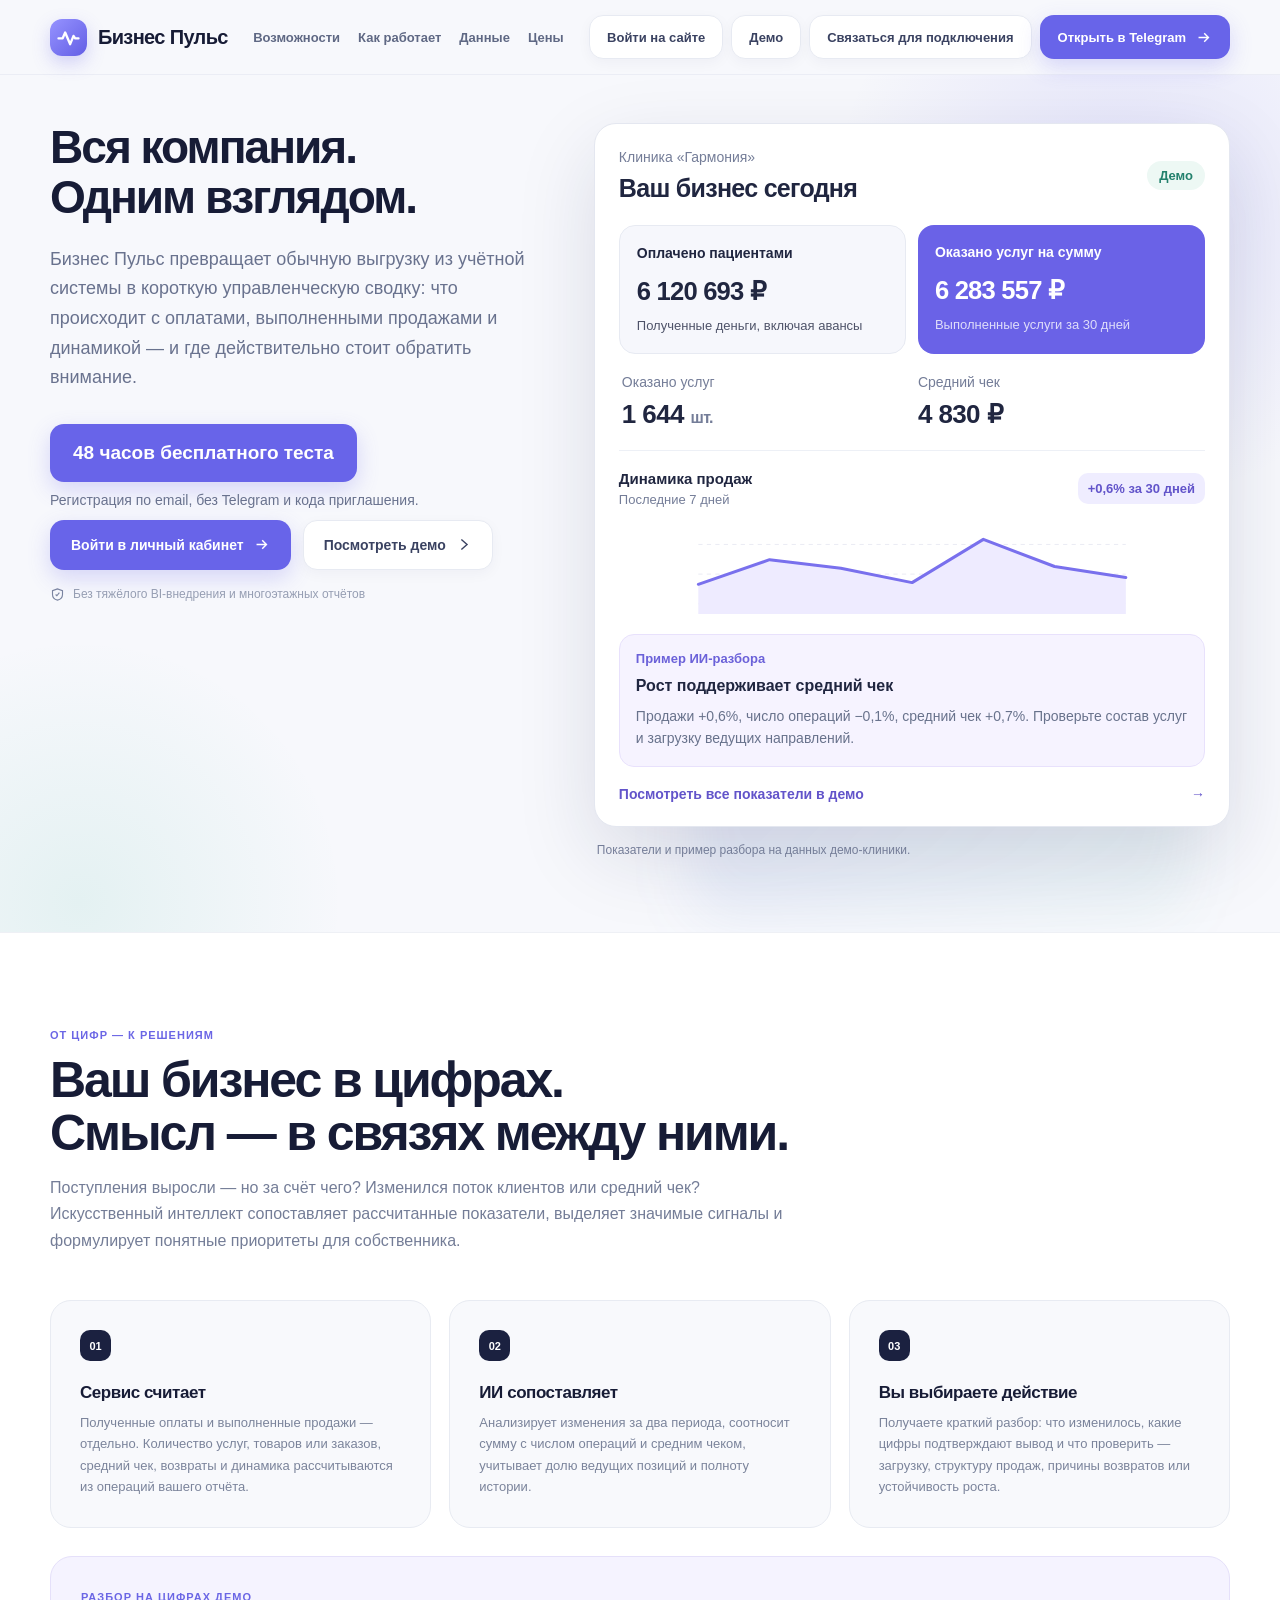
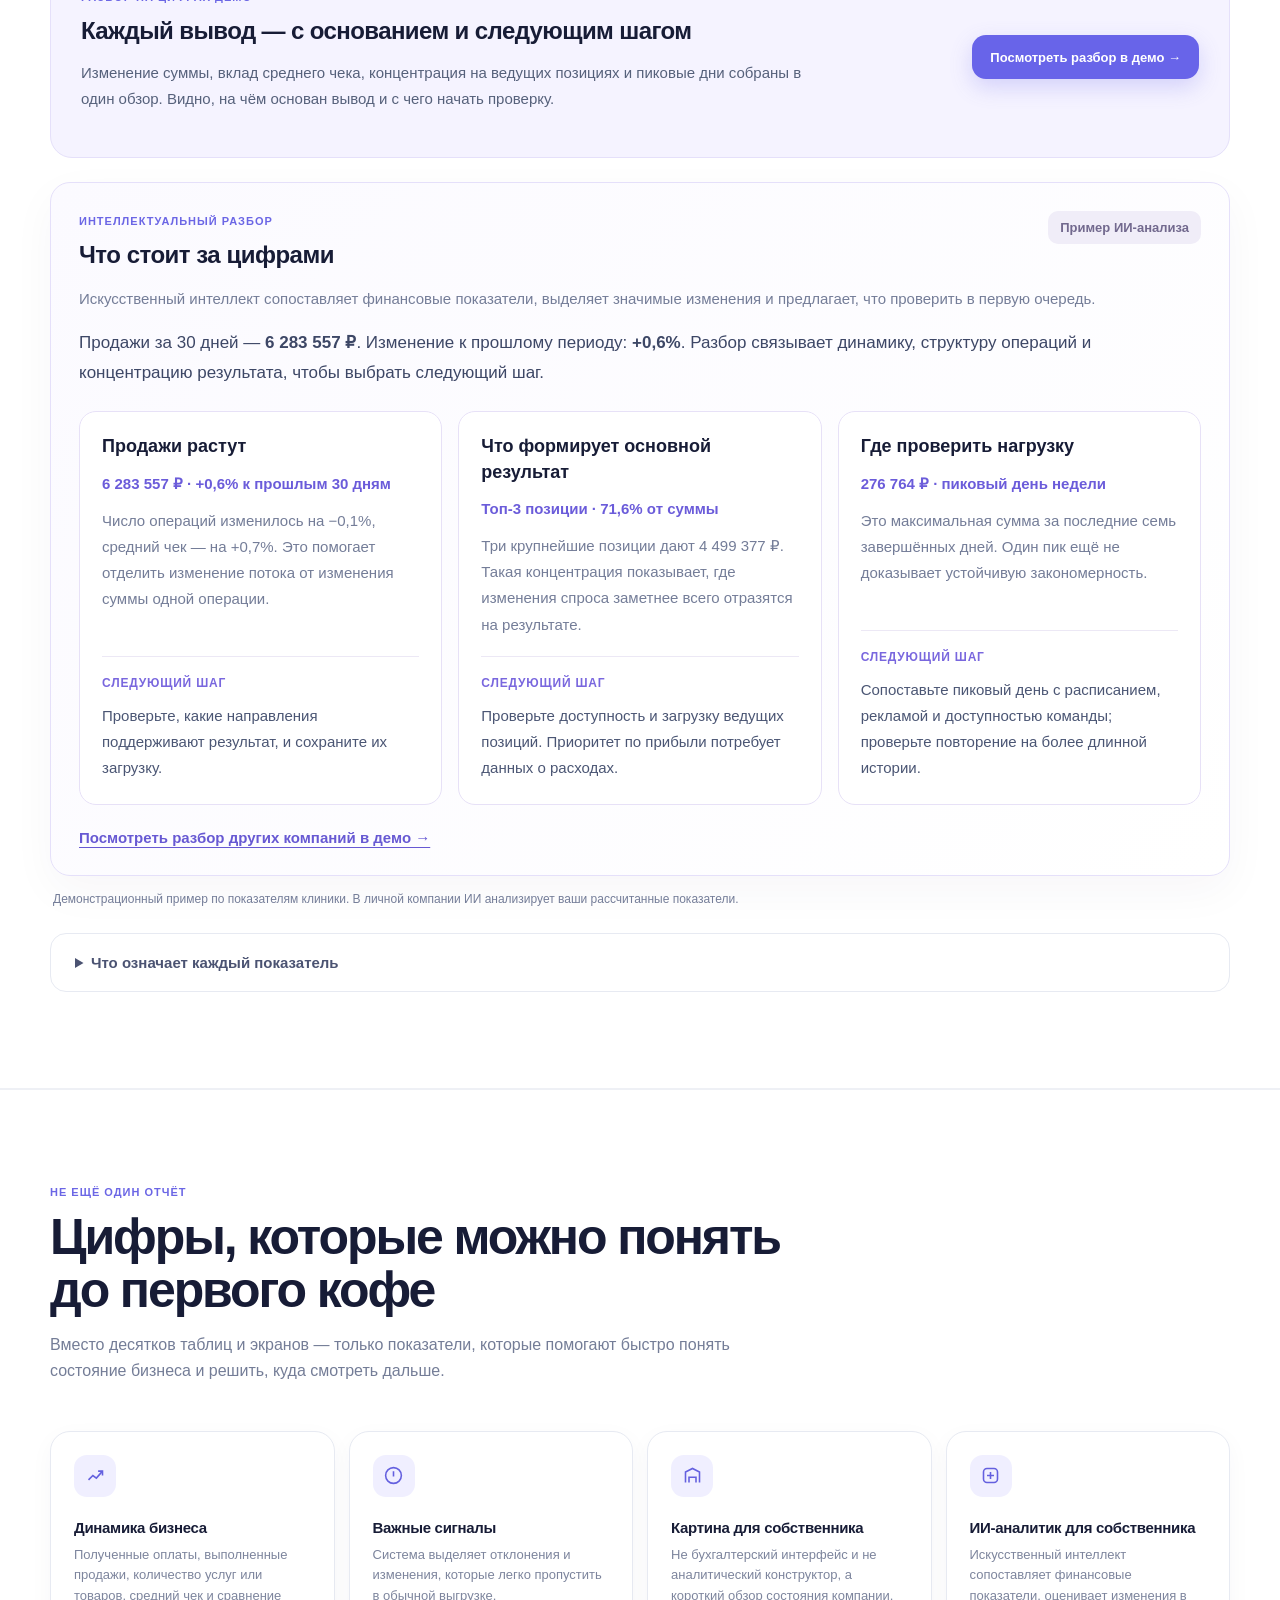
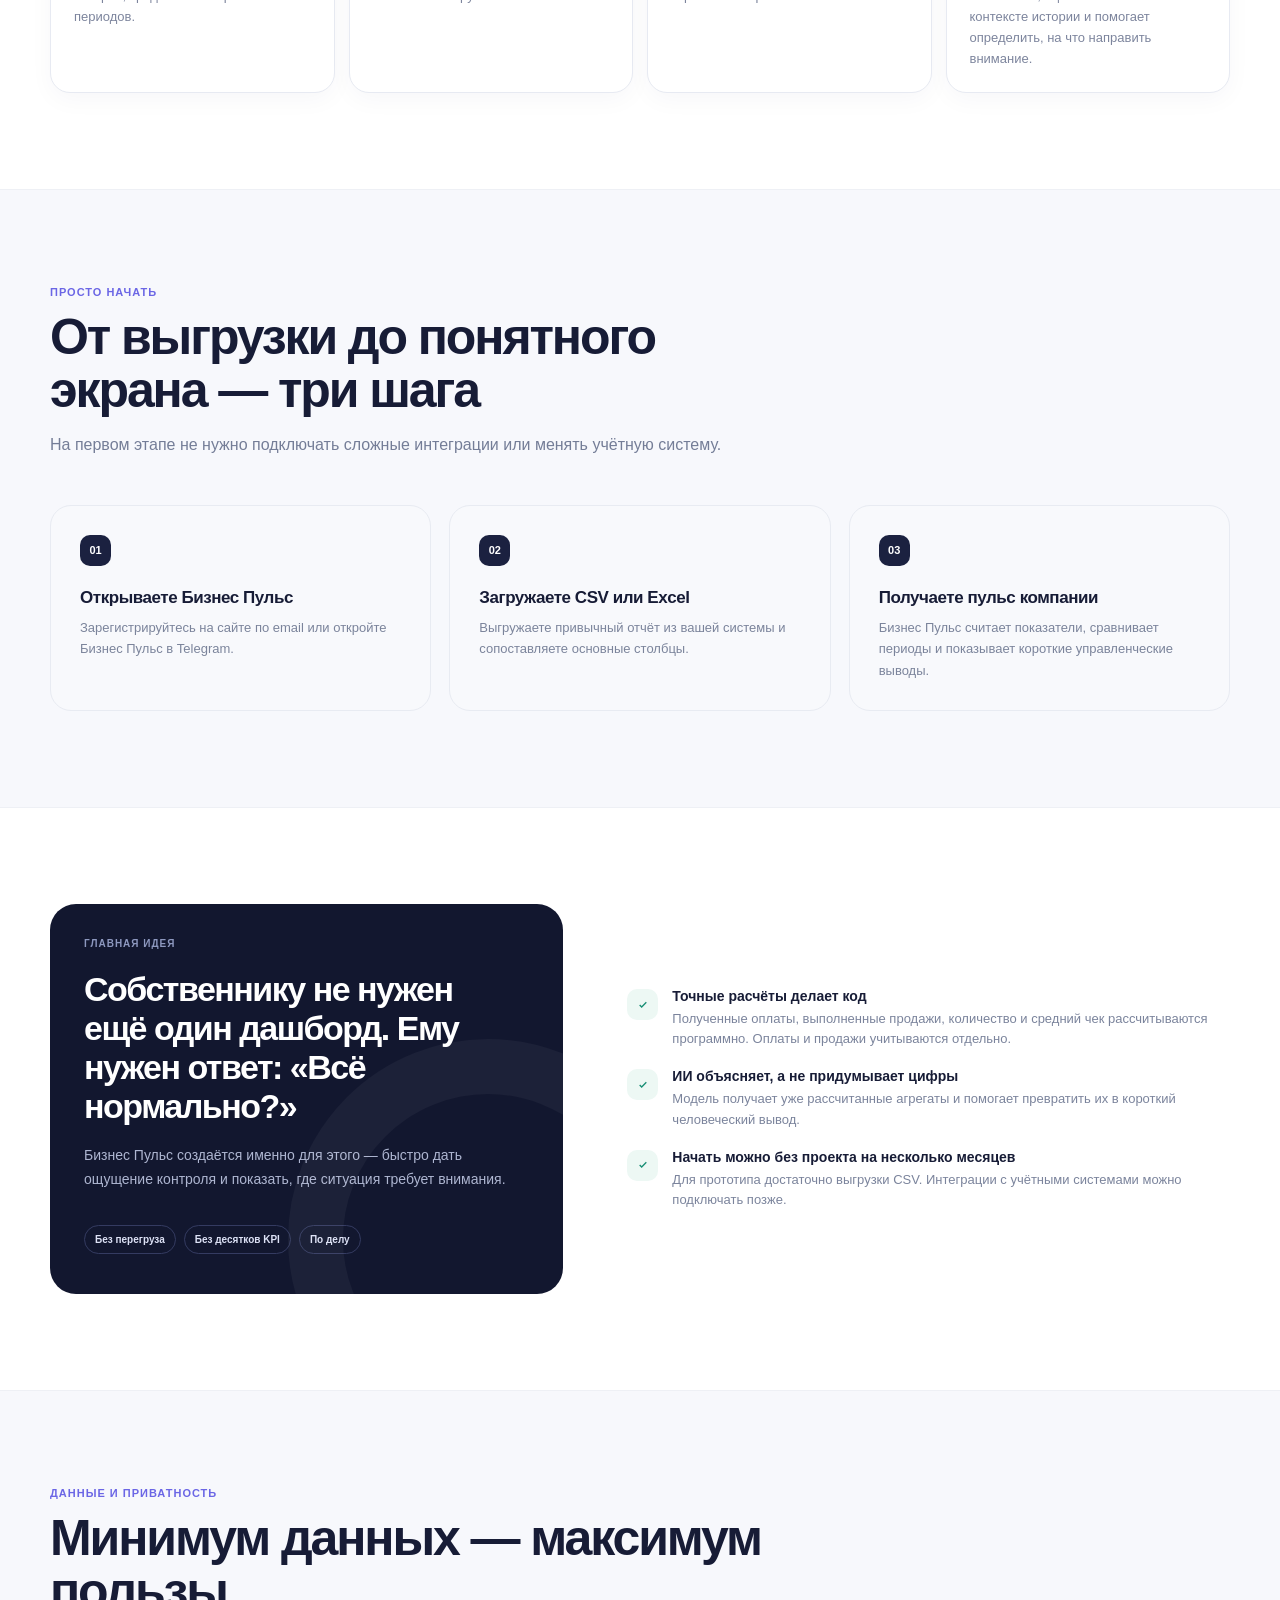
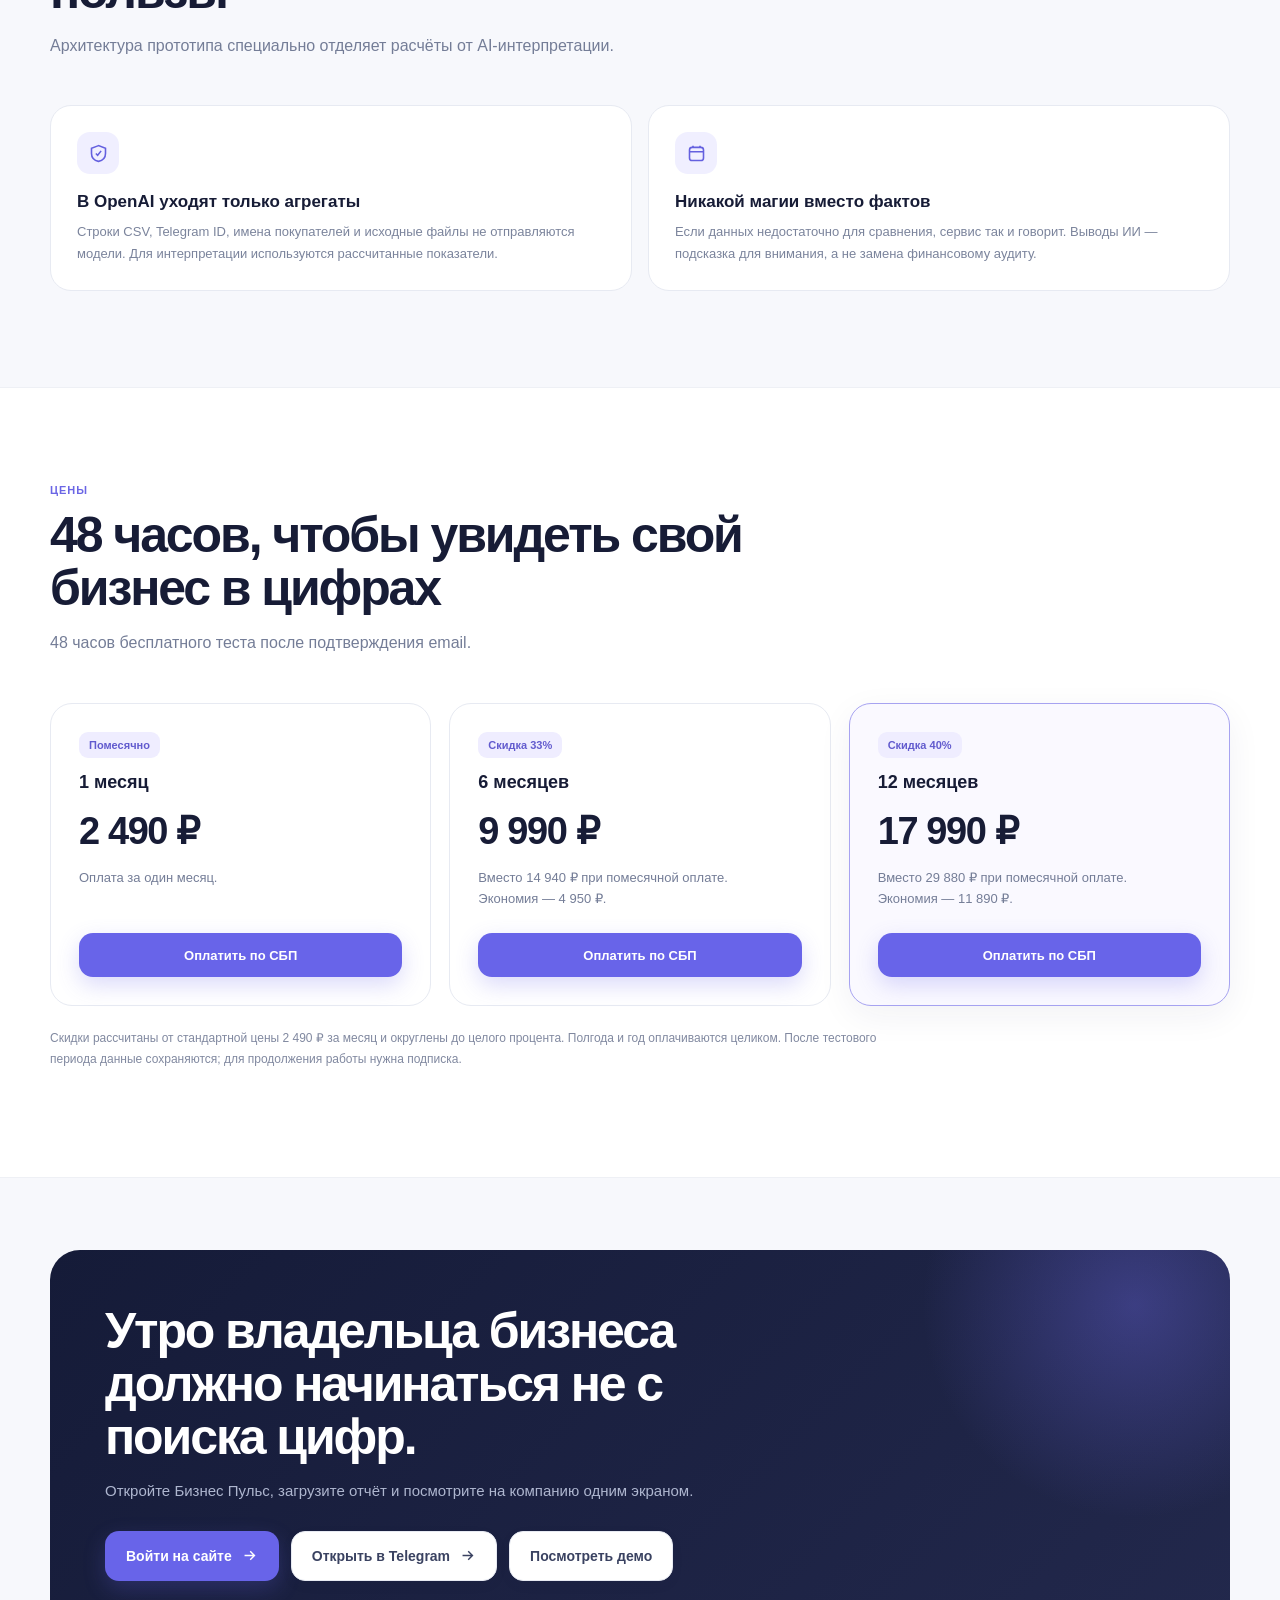
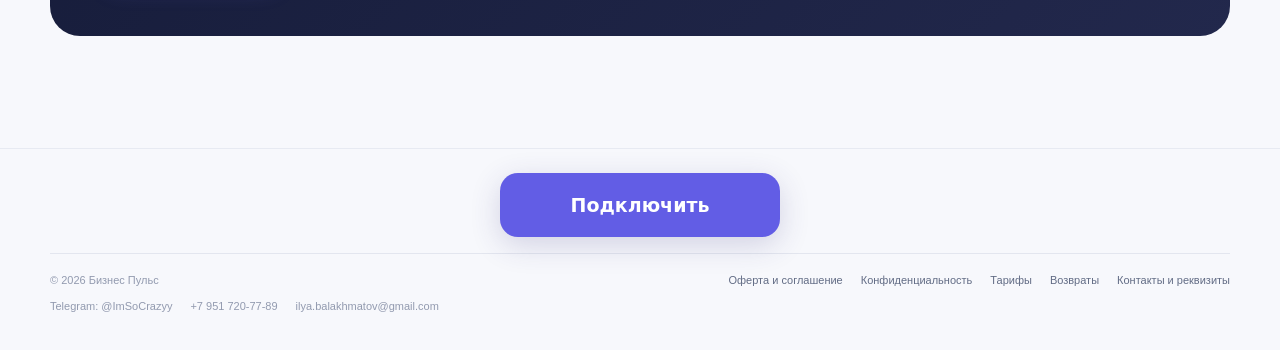
<file: landing.html>
<!doctype html>
<html lang="ru">
<head>
<meta charset="utf-8">
<link rel="icon" type="image/x-icon" sizes="16x16 32x32 48x48 64x64 128x128 256x256" href="https://pulse.cityai.site/assets/brand/favicon.ico?v=20261018">
<link rel="apple-touch-icon" href="https://pulse.cityai.site/assets/brand/business-pulse-icon.png">
<meta name="viewport" content="width=device-width,initial-scale=1,viewport-fit=cover">
<meta name="theme-color" content="#11162f">
<title>Бизнес Пульс — вся компания на одном экране</title>
<meta name="description" content="Бизнес Пульс превращает выгрузку из учётной системы в понятную ежедневную сводку для собственника: выручка, чеки, средний чек, динамика и важные сигналы.">
<meta property="og:title" content="Бизнес Пульс — вся компания на одном экране">
<meta property="og:description" content="Понятная ежедневная сводка для собственника бизнеса без сложной BI-системы.">
<meta property="og:type" content="website">
<style>
:root{
  --ink:#171c36;--ink-2:#29304f;--muted:#747d98;--soft:#98a0b6;
  --bg:#f7f8fc;--card:#fff;--line:#e7eaf2;--purple:#6864e9;--purple-dark:#5651dc;
  --mint:#19a887;--rose:#df6678;--gold:#d99d38;--navy:#12172f;
  --shadow:0 24px 80px rgba(29,35,78,.08);
  --shadow-soft:0 10px 35px rgba(31,38,82,.06);
  font-family:Inter,-apple-system,BlinkMacSystemFont,"Segoe UI",Roboto,Arial,sans-serif;
}
*{box-sizing:border-box}
html{scroll-behavior:smooth}
body{margin:0;color:var(--ink);background:var(--bg);-webkit-font-smoothing:antialiased}
a{color:inherit;text-decoration:none}
button,a{touch-action:manipulation}
svg{display:block}
.wrap{width:min(1180px,calc(100% - 40px));margin:0 auto}
.header{position:sticky;top:0;z-index:20;background:rgba(247,248,252,.83);backdrop-filter:blur(18px);border-bottom:1px solid rgba(231,234,242,.78)}
.header-inner{min-height:74px;padding-top:10px;padding-bottom:10px;display:flex;align-items:center;justify-content:space-between;gap:24px}
.brand{display:flex;align-items:center;gap:11px;font-size:20px;font-weight:850;letter-spacing:-.65px}
.logo{width:37px;height:37px;display:grid;place-items:center;border-radius:12px;background:linear-gradient(135deg,#9693ff,#635ee5);box-shadow:0 7px 18px rgba(99,94,229,.26)}
.logo svg{width:25px;height:25px}
.nav{display:flex;align-items:center;gap:28px;color:#5f6884;font-size:13px;font-weight:700}
.nav a:hover{color:var(--ink)}
.header-cta{display:flex;align-items:center;gap:10px}
.btn{min-height:44px;border-radius:14px;padding:0 17px;display:inline-flex;align-items:center;justify-content:center;gap:9px;font-size:13px;font-weight:800;transition:.18s ease;border:1px solid transparent}
.btn svg{width:17px;height:17px}
.btn-primary{background:var(--purple);color:#fff;box-shadow:0 8px 22px rgba(104,100,233,.24)}
.btn-primary:hover{background:var(--purple-dark);transform:translateY(-1px)}
.btn-secondary{background:#fff;border-color:var(--line);color:#3a4261;box-shadow:0 4px 14px rgba(25,31,66,.04)}
.btn-secondary:hover{background:#f3f4fa}
.hero{position:relative;overflow:hidden;padding:48px 0 72px}
.hero:before{content:"";position:absolute;top:-180px;right:-160px;width:620px;height:620px;border-radius:50%;background:radial-gradient(circle,rgba(110,105,238,.15),rgba(110,105,238,0) 68%);pointer-events:none}
.hero:after{content:"";position:absolute;left:-190px;bottom:-240px;width:540px;height:540px;border-radius:50%;background:radial-gradient(circle,rgba(25,168,135,.085),rgba(25,168,135,0) 69%);pointer-events:none}
.hero-grid{position:relative;display:grid;grid-template-columns:minmax(0,.88fr) minmax(520px,1.12fr);gap:44px;align-items:start}
.eyebrow{display:inline-flex;align-items:center;gap:9px;background:#efefff;color:#5d58d7;border:1px solid #e2e0ff;padding:8px 11px;border-radius:999px;font-size:11px;font-weight:850;letter-spacing:.5px;text-transform:uppercase}
.eyebrow:before{content:"";width:7px;height:7px;border-radius:50%;background:var(--mint)}
h1{font-size:clamp(34px,3.6vw,52px);line-height:1.08;letter-spacing:-2px;margin:0 0 22px;font-weight:890;max-width:690px}h1 span{display:block;white-space:nowrap}
.hero-copy{font-size:18px;line-height:1.65;color:#69728e;max-width:610px;margin:0 0 31px}
.hero-actions{display:flex;align-items:center;gap:12px;flex-wrap:wrap}
.hero-actions .btn{min-height:50px;padding:0 20px;font-size:14px}
.hero-note{margin-top:17px;color:#969eb3;font-size:12px;display:flex;align-items:center;gap:8px}
.hero-note svg{width:15px;height:15px;color:#7983a0}
.product-stage{position:relative}
.glow{position:absolute;inset:8% 6% -8% 15%;background:linear-gradient(135deg,rgba(108,103,235,.16),rgba(25,168,135,.05));filter:blur(28px);border-radius:40px}
.dashboard{position:relative;border:1px solid #e4e7f0;background:#fff;border-radius:27px;box-shadow:0 35px 90px rgba(27,34,75,.13);padding:22px;transform:rotate(.5deg)}
.dash-top{display:flex;align-items:center;justify-content:space-between;gap:16px;margin-bottom:17px}
.dash-brand{display:flex;align-items:center;gap:9px;font-size:12px;font-weight:850}
.dash-brand .logo{width:27px;height:27px;border-radius:9px;box-shadow:none}
.dash-brand .logo svg{width:18px;height:18px}
.live{display:flex;align-items:center;gap:7px;background:#edf8f4;color:#30806d;border:1px solid #deeee8;padding:7px 9px;border-radius:999px;font-size:9px;font-weight:820}
.live:before{content:"";width:6px;height:6px;border-radius:50%;background:#1db48c}
.dash-intro{display:flex;justify-content:space-between;align-items:flex-end;gap:16px;margin:4px 2px 16px}
.dash-intro span{font-size:9px;letter-spacing:.9px;text-transform:uppercase;font-weight:850;color:#a0a7ba}
.dash-intro strong{display:block;font-size:20px;letter-spacing:-.6px;margin-top:6px}
.dash-intro small{font-size:9px;color:#a1a8ba}
.kpis{display:grid;grid-template-columns:1.55fr .9fr .9fr;gap:10px}
.revenue{grid-row:span 2;min-height:220px;padding:20px;border-radius:18px;background:linear-gradient(135deg,#5f5be1,#7c77ef);color:#fff;position:relative;overflow:hidden;display:flex;flex-direction:column;justify-content:space-between}
.revenue:after{content:"";position:absolute;width:230px;height:230px;border:50px solid rgba(255,255,255,.07);right:-100px;top:-120px;border-radius:50%}
.metric-label{font-size:10px;font-weight:750;opacity:.78}
.revenue-value{font-size:38px;font-weight:880;letter-spacing:-2px;margin-top:12px}
.delta{display:inline-flex;width:max-content;margin-top:10px;border-radius:8px;padding:6px 8px;font-size:10px;font-weight:800;background:rgba(255,255,255,.18)}
.revenue-foot{font-size:9px;padding-top:13px;border-top:1px solid rgba(255,255,255,.22);opacity:.82}
.mini-card{border:1px solid #edf0f6;border-radius:17px;padding:16px;min-height:105px;background:#fff}
.mini-icon{width:29px;height:29px;border-radius:10px;background:#f0efff;color:#6762df;display:grid;place-items:center;margin-bottom:12px}
.mini-icon svg{width:16px;height:16px}
.mini-card span{font-size:9px;color:#7f879f;font-weight:750}
.mini-card strong{display:block;font-size:20px;letter-spacing:-.7px;margin-top:6px}
.lower{display:grid;grid-template-columns:1.25fr .75fr;gap:10px;margin-top:10px}
.chart-card,.signal-card{border:1px solid #edf0f6;border-radius:17px;padding:15px;background:#fff}
.card-head{display:flex;align-items:center;justify-content:space-between;margin-bottom:12px}
.card-head strong{font-size:10px}
.card-head span{font-size:8px;color:#9ba3b8}
.chart{height:87px;position:relative;display:flex;align-items:flex-end;gap:7px;padding-top:12px}
.chart:before,.chart:after{content:"";position:absolute;left:0;right:0;border-top:1px dashed #edf0f5}
.chart:before{top:32%}.chart:after{top:66%}
.bar{position:relative;z-index:1;flex:1;border-radius:5px 5px 2px 2px;background:linear-gradient(180deg,#8580f3,#c1befa)}
.signal{display:flex;gap:9px;padding:8px 0;border-top:1px solid #f0f2f7}
.signal:first-of-type{border-top:0}
.signal-dot{width:25px;height:25px;border-radius:9px;display:grid;place-items:center;flex:0 0 25px}
.signal-dot.good{background:#edf8f4;color:#1a9d7e}.signal-dot.warn{background:#fff4ed;color:#d28743}
.signal-dot svg{width:14px;height:14px}
.signal strong{font-size:9px;display:block}.signal p{font-size:8px;line-height:1.45;color:#8b94aa;margin:3px 0 0}
.section{padding:96px 0}
.section.alt{background:#fff;border-top:1px solid #eef0f5;border-bottom:1px solid #eef0f5}
.section-head{max-width:760px;margin-bottom:46px}
.section-kicker{font-size:11px;color:#6b66e5;font-weight:850;letter-spacing:1px;text-transform:uppercase}
h2{font-size:clamp(33px,4vw,50px);line-height:1.06;letter-spacing:-2.1px;margin:13px 0 15px}
.section-head p{font-size:16px;line-height:1.65;color:#747d97;margin:0}
.features{display:grid;grid-template-columns:repeat(4,1fr);gap:14px}
.feature{background:#fff;border:1px solid var(--line);border-radius:20px;padding:23px;box-shadow:0 7px 25px rgba(27,34,75,.035)}
.feature-icon{width:42px;height:42px;display:grid;place-items:center;border-radius:13px;background:#f0efff;color:#6460df;margin-bottom:22px}
.feature-icon svg{width:21px;height:21px}
.feature h3{font-size:15px;margin:0 0 9px;letter-spacing:-.3px}
.feature p{font-size:13px;line-height:1.6;color:#7d859d;margin:0}
.steps{display:grid;grid-template-columns:repeat(3,1fr);gap:18px}
.step{position:relative;padding:29px;background:#f8f9fc;border:1px solid #e8ebf2;border-radius:21px}
.step-num{width:31px;height:31px;border-radius:10px;background:#1b2140;color:#fff;display:grid;place-items:center;font-size:11px;font-weight:850;margin-bottom:22px}
.step h3{font-size:17px;letter-spacing:-.45px;margin:0 0 9px}
.step p{font-size:13px;line-height:1.65;color:#7b849b;margin:0}
.why-grid{display:grid;grid-template-columns:.92fr 1.08fr;gap:64px;align-items:center}
.quote-card{background:var(--navy);border-radius:26px;padding:34px;color:#fff;min-height:390px;position:relative;overflow:hidden}
.quote-card:after{content:"";position:absolute;width:290px;height:290px;right:-125px;bottom:-145px;border:55px solid rgba(255,255,255,.045);border-radius:50%}
.quote-label{font-size:10px;color:#8d98bf;font-weight:800;text-transform:uppercase;letter-spacing:1px}
.quote-card h3{font-size:34px;line-height:1.15;letter-spacing:-1.5px;margin:21px 0 18px;max-width:420px}
.quote-card p{font-size:14px;color:#aeb6d1;line-height:1.65;max-width:430px}
.quote-tags{display:flex;gap:8px;flex-wrap:wrap;margin-top:34px}
.quote-tags span{font-size:10px;font-weight:750;color:#dce1f5;border:1px solid #343b61;padding:8px 10px;border-radius:999px}
.checks{display:flex;flex-direction:column;gap:19px}
.check{display:flex;gap:14px}
.check-icon{margin-top:1px;width:31px;height:31px;flex:0 0 31px;border-radius:10px;background:#edf8f4;color:#188e74;display:grid;place-items:center}
.check-icon svg{width:16px;height:16px}
.check strong{display:block;font-size:14px;margin-bottom:5px}
.check p{margin:0;font-size:13px;line-height:1.55;color:#7b849c}
.trust{display:grid;grid-template-columns:1fr 1fr;gap:16px}
.trust-card{border:1px solid var(--line);background:#fff;border-radius:21px;padding:26px}
.trust-card .feature-icon{margin-bottom:18px}
.trust-card h3{margin:0 0 9px;font-size:17px}
.trust-card p{margin:0;color:#7b849c;font-size:13px;line-height:1.65}
.final{padding:72px 0 92px}
.final-box{position:relative;overflow:hidden;border-radius:30px;background:linear-gradient(135deg,#151b38,#22284c);color:#fff;padding:55px}
.final-box:before{content:"";position:absolute;right:-120px;top:-160px;width:430px;height:430px;border-radius:50%;background:radial-gradient(circle,rgba(116,111,244,.34),rgba(116,111,244,0) 70%)}
.final-box h2{position:relative;max-width:720px;margin-top:0}
.final-box p{position:relative;color:#aeb6cf;max-width:650px;font-size:15px;line-height:1.65;margin:0 0 27px}
.final-box .hero-actions{position:relative}
.footer{padding:0 0 38px;color:#929aaf;font-size:11px}
.footer-inner{border-top:1px solid #e3e6ef;padding-top:20px;display:flex;justify-content:space-between;gap:18px}
.footer a:hover{color:#5f6884}
@media(max-width:980px){
  .nav{display:none}
  .hero{padding-top:40px}
  .hero-grid{grid-template-columns:1fr;gap:50px}
  .hero-copy{max-width:720px}
  .product-stage{max-width:720px}
  .features{grid-template-columns:1fr 1fr}
  .why-grid{grid-template-columns:1fr;gap:30px}
}
@media(max-width:680px){
  .wrap{width:min(100% - 26px,1180px)}
  .header-inner{height:auto}
  .brand{font-size:17px}.logo{width:33px;height:33px;border-radius:10px}
  .header-cta .btn-secondary{display:inline-flex}
  .header-cta .btn-primary{min-height:40px;padding:0 13px;font-size:11px}
  .hero{padding:32px 0 56px}
  h1{font-size:clamp(28px,8.8vw,38px);letter-spacing:-1.3px}
  .hero-copy{font-size:16px}
  .hero-actions{align-items:stretch}
  .hero-actions .btn{flex:1 1 180px}
  .dashboard{padding:13px;border-radius:20px;transform:none}
  .dash-intro strong{font-size:17px}
  .kpis{grid-template-columns:1fr 1fr}
  .revenue{grid-column:1/-1;grid-row:auto;min-height:185px}
  .lower{grid-template-columns:1fr}
  .features,.steps,.trust{grid-template-columns:1fr}
  .section{padding:72px 0}
  .section-head{margin-bottom:32px}
  h2{font-size:35px;letter-spacing:-1.5px}
  .quote-card{min-height:0;padding:28px}
  .quote-card h3{font-size:29px}
  .final{padding:56px 0 72px}
  .final-box{padding:34px 24px;border-radius:23px}
  .footer-inner{flex-direction:column}
}

.pricing-grid{display:grid;grid-template-columns:repeat(3,minmax(0,1fr));gap:18px}
.price-card{background:#fff;border:1px solid var(--line);border-radius:22px;padding:28px;display:flex;flex-direction:column;align-items:flex-start}
.price-card.featured{border-color:#a7a3f1;background:#faf9ff;box-shadow:var(--shadow-soft)}
.price-card h3{font-size:18px;margin:14px 0 18px}.price-amount{font-size:38px;line-height:1.1;font-weight:850;letter-spacing:-1.4px;white-space:nowrap}
.price-card p{font-size:13px;line-height:1.65;color:#747d97;margin:14px 0 24px}.price-card .btn{margin-top:auto;width:100%}
.price-badge{font-size:11px;font-weight:800;color:#625bce;background:#efedff;padding:7px 10px;border-radius:9px}
.trial-offer{padding:22px 25px;border-radius:17px;background:#efedff;color:#38315f;margin-bottom:24px;font-size:15px;line-height:1.65}
.pricing-note{font-size:12px;line-height:1.7;color:#8189a0;margin-top:22px;max-width:860px}
@media(max-width:760px){.pricing-grid{grid-template-columns:1fr}.price-card{padding:23px}.price-amount{font-size:34px}}
.footer nav a{color:#626c85;text-decoration:none}.footer nav a:hover{text-decoration:underline}
.contact-links{display:flex;flex-wrap:wrap;gap:10px 18px;margin-top:14px}.header-cta{flex-wrap:wrap}@media(max-width:680px){.header-inner{gap:12px;flex-wrap:wrap}.header-cta{width:100%}.header-cta .btn{flex:1;font-size:12px}}
.hero-actions .trial-cta{font-size:19px;min-height:58px;padding:12px 22px}.header-inner{flex-wrap:wrap}.nav{gap:18px}.header-cta{gap:8px}
.app-preview{display:block;position:relative;border:1px solid #e4e7f0;border-radius:22px;overflow:hidden;box-shadow:0 28px 80px rgba(27,34,75,.13)}.app-preview img{display:block;width:100%;height:auto}.preview-caption{position:relative;font-size:12px;line-height:1.6;color:#747d98;margin:14px 3px 0}.preview-caption a{color:#5953cc;text-decoration:underline}
.insight-example{display:flex;align-items:center;justify-content:space-between;gap:32px;margin-top:28px;padding:30px;background:#f5f3ff;border:1px solid #e5e0fa;border-radius:22px}.insight-example h3{font-size:24px;letter-spacing:-.6px;margin:12px 0}.insight-example p{max-width:740px;font-size:15px;color:#56617b;line-height:1.75}.insight-example small{color:#868da4;font-size:12px;line-height:1.6}.insight-example .btn{flex-shrink:0}.landing-calculations{margin-top:24px;border:1px solid #e7eaf2;border-radius:16px;padding:20px 24px}.landing-calculations summary{cursor:pointer;font-size:15px;font-weight:750;color:#4b5372}.calculation-copy{color:#747d98;font-size:14px;line-height:1.8;max-width:980px}@media(max-width:980px){.insight-example{flex-direction:column;align-items:flex-start}}
.analysis-preview{display:block;margin-top:24px;border-radius:20px;overflow:hidden;border:1px solid #e5e0fa;box-shadow:0 15px 45px #2921540a}.analysis-preview img{display:block;width:100%;height:auto}

.readable-preview{padding:24px;background:#fff;color:#202640}.preview-head{display:flex;align-items:center;justify-content:space-between;gap:12px;margin-bottom:22px}.preview-overline{font-size:14px;color:#747d98}.preview-head h2{font-size:25px;line-height:1.2;letter-spacing:-.7px;margin:7px 0 0}.preview-demo-tag{padding:7px 12px;font-size:13px;color:#23816d;background:#edf8f4;border-radius:30px;font-weight:750}.preview-books{display:grid;grid-template-columns:1fr 1fr;gap:12px}.preview-books>div{border-radius:16px;padding:17px;min-width:0}.preview-cash{background:#f6f7fc;border:1px solid #e7eaf2}.preview-earned{background:#6a62e7;color:#fff}.preview-books span{font-size:14px;font-weight:650;line-height:1.45;display:block}.preview-books strong{display:block;font-size:clamp(23px,2vw,30px);letter-spacing:-.8px;line-height:1.2;margin:13px 0 9px;white-space:nowrap}.preview-books small{display:block;font-size:13px;line-height:1.5;opacity:.78}.preview-volume{display:grid;grid-template-columns:1fr 1fr;gap:12px;padding:20px 3px;border-bottom:1px solid #edf0f6;margin-bottom:19px}.preview-volume span{display:block;font-size:14px;color:#747d98}.preview-volume strong{display:block;font-size:26px;letter-spacing:-.6px;margin-top:9px}.preview-volume small{font-size:16px;font-weight:600;color:#747d98}.preview-trend{display:flex;align-items:center;justify-content:space-between;gap:12px}.preview-trend strong{display:block;font-size:15px}.preview-trend>div>span{display:block;font-size:13px;color:#747d98;margin-top:5px}.preview-growth{background:#efedff;color:#6254ca;padding:8px 10px;border-radius:10px;font-size:13px;font-weight:750;white-space:nowrap}.preview-chart{display:block;width:100%;height:95px;margin:12px 0 20px}.preview-ai{background:#f6f3ff;border:1px solid #e8e1fc;border-radius:15px;padding:16px}.preview-ai-tag{display:block;color:#6b61d9;font-size:13px;font-weight:750;margin-bottom:9px}.preview-ai>strong{display:block;font-size:16px;line-height:1.4}.preview-ai p{font-size:14px;line-height:1.6;color:#68728c;margin:8px 0 0}.preview-open{display:flex;justify-content:space-between;align-items:center;gap:12px;color:#6254ca;font-size:14px;font-weight:750;margin-top:19px}.readable-preview:hover{border-color:#b8b0f3}@media(min-width:981px) and (max-width:1150px){.readable-preview{padding:18px}.preview-books>div{padding:13px}.preview-books strong{font-size:23px}}@media(max-width:480px){.readable-preview{padding:18px}.preview-books{grid-template-columns:1fr}.preview-books strong{font-size:30px}.preview-head h2{font-size:23px}.preview-trend{align-items:flex-start}.preview-growth{white-space:normal;max-width:130px;line-height:1.4}}
.live-analysis{padding:28px;background:linear-gradient(135deg,#fbfaff,#fff)}.live-analysis-head{display:flex;align-items:flex-start;justify-content:space-between;gap:18px}.live-analysis-head h3{font-size:24px;letter-spacing:-.5px;line-height:1.3;margin:10px 0 0}.analysis-example-tag{font-size:13px;font-weight:700;color:#72698e;background:#f0edf8;border-radius:10px;padding:9px 12px;white-space:nowrap}.live-analysis-intro{font-size:15px;line-height:1.7;color:#747d98;margin:16px 0}.live-analysis-summary{font-size:17px;line-height:1.75;color:#3d4766;margin:16px 0 24px}.live-analysis-grid{display:grid;grid-template-columns:repeat(3,minmax(0,1fr));gap:16px}.live-analysis-grid article{background:#fff;border:1px solid #e7e1f7;border-radius:17px;padding:22px;display:flex;flex-direction:column}.live-analysis-grid h4{font-size:18px;line-height:1.4;margin:0 0 12px}.analysis-fact{font-size:15px;font-weight:750;line-height:1.6;color:#6b5cda}.live-analysis-grid p{font-size:15px;line-height:1.75;color:#747d98;margin:12px 0 18px}.analysis-next{margin-top:auto;border-top:1px solid #ece8f5;padding-top:16px}.analysis-next>strong{font-size:12px;letter-spacing:.8px;text-transform:uppercase;color:#7967de}.analysis-next p{color:#4b5674;margin-bottom:0}.live-analysis-link{display:inline-block;margin-top:24px;font-size:15px;font-weight:750;color:#6759d3;text-decoration:underline;text-underline-offset:4px}@media(max-width:900px){.live-analysis-grid{grid-template-columns:1fr}.live-analysis-head{flex-wrap:wrap}}@media(max-width:480px){.live-analysis{padding:20px}.live-analysis-grid article{padding:19px}.live-analysis-summary{font-size:16px}}
</style>
<link rel="stylesheet" href="payments.css?v=20261020-connect-v1">
</head>
<body>
<header class="header">
  <div class="wrap header-inner">
    <a class="brand" href="#top" aria-label="Бизнес Пульс">
      <span class="logo" aria-hidden="true">
        <svg viewBox="0 0 30 30" fill="none"><path d="M3 16h5l3-7 6 14 4-10 2 3h4" stroke="white" stroke-width="2.8" stroke-linecap="round" stroke-linejoin="round"/></svg>
      </span>
      <span>Бизнес Пульс</span>
    </a>
    <nav class="nav" aria-label="Навигация">
      <a href="#value">Возможности</a>
      <a href="#how">Как работает</a>
      <a href="#security">Данные</a>
      <a href="#pricing">Цены</a>
    </nav>
    <div class="header-cta">
      <a class="btn btn-secondary" href="./index.html?login=1">Войти на сайте</a>
      <a class="btn btn-secondary" href="./index.html">Демо</a>
      <a class="btn btn-secondary" href="https://t.me/ImSoCrazyy" target="_blank" rel="noopener">Связаться для подключения</a>
      <a class="btn btn-primary" href="https://t.me/business_pulse_app_bot" target="_blank" rel="noopener">
        Открыть в Telegram
        <svg viewBox="0 0 24 24" fill="none" stroke="currentColor" stroke-width="2"><path d="M5 12h14M13 6l6 6-6 6"/></svg>
      </a>
    </div>
  </div>
</header>

<main id="top">
<section class="hero">
  <div class="wrap hero-grid">
    <div>
      <h1><span>Вся компания.</span> <span>Одним взглядом.</span></h1>
      <p class="hero-copy">Бизнес Пульс превращает обычную выгрузку из учётной системы в короткую управленческую сводку: что происходит с оплатами, выполненными продажами и динамикой — и где действительно стоит обратить внимание.</p>
      <div class="hero-actions">
        <div><a class="btn btn-primary trial-cta" href="./index.html?register=1">48 часов бесплатного теста</a><p style="margin:10px 0 0;font-size:14px;color:#69728e">Регистрация по email, без Telegram и кода приглашения.</p></div>
        <a class="btn btn-primary" href="./index.html?login=1">
          Войти в личный кабинет
          <svg viewBox="0 0 24 24" fill="none" stroke="currentColor" stroke-width="2"><path d="M5 12h14M13 6l6 6-6 6"/></svg>
        </a>
        <a class="btn btn-secondary" href="./index.html">
          Посмотреть демо
          <svg viewBox="0 0 24 24" fill="none" stroke="currentColor" stroke-width="2"><path d="m9 5 8 7-8 7"/></svg>
        </a>
      </div>
      <div class="hero-note">
        <svg viewBox="0 0 24 24" fill="none" stroke="currentColor" stroke-width="1.8"><path d="M12 3 4 6v6c0 5 3.3 8 8 9 4.7-1 8-4 8-9V6l-8-3Z"/><path d="m9 12 2 2 4-5"/></svg>
        Без тяжёлого BI-внедрения и многоэтажных отчётов
      </div>
    </div>

    <div class="product-stage" aria-label="Актуальный интерфейс Бизнес Пульс">
      <div class="glow"></div>
      <a class="app-preview readable-preview" href="./index.html" aria-label="Открыть демо Бизнес Пульс: показатели клиники">
        <div class="preview-head"><div><span class="preview-overline">Клиника «Гармония»</span><h2>Ваш бизнес сегодня</h2></div><span class="preview-demo-tag">Демо</span></div>
        <div class="preview-books">
          <div class="preview-cash"><span>Оплачено пациентами</span><strong>6 120 693 ₽</strong><small>Полученные деньги, включая авансы</small></div>
          <div class="preview-earned"><span>Оказано услуг на сумму</span><strong>6 283 557 ₽</strong><small>Выполненные услуги за 30 дней</small></div>
        </div>
        <div class="preview-volume"><div><span>Оказано услуг</span><strong>1 644 <small>шт.</small></strong></div><div><span>Средний чек</span><strong>4 830 ₽</strong></div></div>
        <div class="preview-trend"><div><strong>Динамика продаж</strong><span>Последние 7 дней</span></div><span class="preview-growth">+0,6% за 30 дней</span></div>
        <svg class="preview-chart" viewBox="0 0 520 112" role="img" aria-label="Продажи за семь дней: рост к пиковому дню и снижение после него"><path d="M8 30H512M8 65H512M8 100H512" stroke="#e7e8f3" stroke-dasharray="5 5" fill="none"/><path d="M8 77L92 48L176 58L260 75L344 24L428 56L512 69L512 112H8Z" fill="#eeebff"/><path d="M8 77L92 48L176 58L260 75L344 24L428 56L512 69" stroke="#7970ed" stroke-width="3.5" stroke-linejoin="round" stroke-linecap="round" fill="none"/></svg>
        <div class="preview-ai"><span class="preview-ai-tag">Пример ИИ-разбора</span><strong>Рост поддерживает средний чек</strong><p>Продажи +0,6%, число операций −0,1%, средний чек +0,7%. Проверьте состав услуг и загрузку ведущих направлений.</p></div>
        <div class="preview-open">Посмотреть все показатели в демо <span aria-hidden="true">→</span></div>
      </a>
      <p class="preview-caption">Показатели и пример разбора на данных демо-клиники.</p>
    </div>
  </div>
</section>

<section class="section alt" id="intelligence">
 <div class="wrap">
  <div class="section-head"><div class="section-kicker">От цифр — к решениям</div><h2>Ваш бизнес в цифрах.<br>Смысл — в связях между ними.</h2><p>Поступления выросли — но за счёт чего? Изменился поток клиентов или средний чек? Искусственный интеллект сопоставляет рассчитанные показатели, выделяет значимые сигналы и формулирует понятные приоритеты для собственника.</p></div>
  <div class="steps">
   <article class="step"><div class="step-num">01</div><h3>Сервис считает</h3><p>Полученные оплаты и выполненные продажи — отдельно. Количество услуг, товаров или заказов, средний чек, возвраты и динамика рассчитываются из операций вашего отчёта.</p></article>
   <article class="step"><div class="step-num">02</div><h3>ИИ сопоставляет</h3><p>Анализирует изменения за два периода, соотносит сумму с числом операций и средним чеком, учитывает долю ведущих позиций и полноту истории.</p></article>
   <article class="step"><div class="step-num">03</div><h3>Вы выбираете действие</h3><p>Получаете краткий разбор: что изменилось, какие цифры подтверждают вывод и что проверить — загрузку, структуру продаж, причины возвратов или устойчивость роста.</p></article>
  </div>
  <div class="insight-example"><div><span class="section-kicker">Разбор на цифрах демо</span><h3>Каждый вывод — с основанием и следующим шагом</h3><p>Изменение суммы, вклад среднего чека, концентрация на ведущих позициях и пиковые дни собраны в один обзор. Видно, на чём основан вывод и с чего начать проверку.</p></div><a class="btn btn-primary" href="./index.html#demoAiPanel">Посмотреть разбор в демо →</a></div>
  <section class="analysis-preview live-analysis" aria-labelledby="analysis-example-title">
   <div class="live-analysis-head"><div><span class="section-kicker">Интеллектуальный разбор</span><h3 id="analysis-example-title">Что стоит за цифрами</h3></div><span class="analysis-example-tag">Пример ИИ-анализа</span></div>
   <p class="live-analysis-intro">Искусственный интеллект сопоставляет финансовые показатели, выделяет значимые изменения и предлагает, что проверить в первую очередь.</p>
   <p class="live-analysis-summary">Продажи за 30 дней — <strong>6 283 557 ₽</strong>. Изменение к прошлому периоду: <strong>+0,6%</strong>. Разбор связывает динамику, структуру операций и концентрацию результата, чтобы выбрать следующий шаг.</p>
   <div class="live-analysis-grid">
    <article><h4>Продажи растут</h4><div class="analysis-fact">6 283 557 ₽ · +0,6% к прошлым 30 дням</div><p>Число операций изменилось на −0,1%, средний чек — на +0,7%. Это помогает отделить изменение потока от изменения суммы одной операции.</p><div class="analysis-next"><strong>Следующий шаг</strong><p>Проверьте, какие направления поддерживают результат, и сохраните их загрузку.</p></div></article>
    <article><h4>Что формирует основной результат</h4><div class="analysis-fact">Топ-3 позиции · 71,6% от суммы</div><p>Три крупнейшие позиции дают 4 499 377 ₽. Такая концентрация показывает, где изменения спроса заметнее всего отразятся на результате.</p><div class="analysis-next"><strong>Следующий шаг</strong><p>Проверьте доступность и загрузку ведущих позиций. Приоритет по прибыли потребует данных о расходах.</p></div></article>
    <article><h4>Где проверить нагрузку</h4><div class="analysis-fact">276 764 ₽ · пиковый день недели</div><p>Это максимальная сумма за последние семь завершённых дней. Один пик ещё не доказывает устойчивую закономерность.</p><div class="analysis-next"><strong>Следующий шаг</strong><p>Сопоставьте пиковый день с расписанием, рекламой и доступностью команды; проверьте повторение на более длинной истории.</p></div></article>
   </div>
   <a class="live-analysis-link" href="./index.html#demoAiPanel">Посмотреть разбор других компаний в демо →</a>
  </section>
  <p class="preview-caption">Демонстрационный пример по показателям клиники. В личной компании ИИ анализирует ваши рассчитанные показатели.</p>
  <details class="landing-calculations"><summary>Что означает каждый показатель</summary><div class="calculation-copy"><p><strong>Оплаты:</strong> фактически полученные деньги, включая авансы, за вычетом возвратов. <strong>Выполненные продажи:</strong> стоимость оказанных услуг, работ или проданных товаров. Эти суммы не складываются.</p><p><strong>Количество:</strong> услуги и товары — по столбцу количества с учётом возвратов; кафе — по оплаченным чекам; автосервис — по уникальным выполненным заказам. <strong>Средний чек:</strong> выбранная сумма за период, делённая на число операций.</p><p><strong>Динамика:</strong> последние 30 завершённых дней по сравнению с предыдущими 30 при достаточной полноте данных. <strong>Топ-3:</strong> крупнейшие позиции по выбранной сумме. График показывает семь завершённых дней.</p><p><strong>ИИ-анализ:</strong> интерпретация рассчитанных показателей и рекомендации для проверки. Выводы о прибыли требуют данных о расходах; разница между оплатами и продажами сама по себе не определяет долг клиента.</p></div></details>
 </div>
</section>

<section class="section alt" id="value">
  <div class="wrap">
    <div class="section-head">
      <div class="section-kicker">Не ещё один отчёт</div>
      <h2>Цифры, которые можно понять до первого кофе</h2>
      <p>Вместо десятков таблиц и экранов — только показатели, которые помогают быстро понять состояние бизнеса и решить, куда смотреть дальше.</p>
    </div>
    <div class="features">
      <article class="feature">
        <div class="feature-icon"><svg viewBox="0 0 24 24" fill="none" stroke="currentColor" stroke-width="1.8"><path d="M4 17l5-5 4 3 7-8"/><path d="M15 7h5v5"/></svg></div>
        <h3>Динамика бизнеса</h3>
        <p>Полученные оплаты, выполненные продажи, количество услуг или товаров, средний чек и сравнение периодов.</p>
      </article>
      <article class="feature">
        <div class="feature-icon"><svg viewBox="0 0 24 24" fill="none" stroke="currentColor" stroke-width="1.8"><circle cx="12" cy="12" r="9"/><path d="M12 7v6m0 4h.01"/></svg></div>
        <h3>Важные сигналы</h3>
        <p>Система выделяет отклонения и изменения, которые легко пропустить в обычной выгрузке.</p>
      </article>
      <article class="feature">
        <div class="feature-icon"><svg viewBox="0 0 24 24" fill="none" stroke="currentColor" stroke-width="1.8"><path d="M4 20V8l8-4 8 4v12"/><path d="M8 20v-6h8v6M9 9h.01M15 9h.01"/></svg></div>
        <h3>Картина для собственника</h3>
        <p>Не бухгалтерский интерфейс и не аналитический конструктор, а короткий обзор состояния компании.</p>
      </article>
      <article class="feature">
        <div class="feature-icon"><svg viewBox="0 0 24 24" fill="none" stroke="currentColor" stroke-width="1.8"><path d="M8 12h8M12 8v8"/><rect x="4" y="4" width="16" height="16" rx="4"/></svg></div>
        <h3>ИИ-аналитик для собственника</h3>
        <p>Искусственный интеллект сопоставляет финансовые показатели, оценивает изменения в контексте истории и помогает определить, на что направить внимание.</p>
      </article>
    </div>
  </div>
</section>




<section class="section" id="how">
  <div class="wrap">
    <div class="section-head">
      <div class="section-kicker">Просто начать</div>
      <h2>От выгрузки до понятного экрана — три шага</h2>
      <p>На первом этапе не нужно подключать сложные интеграции или менять учётную систему.</p>
    </div>
    <div class="steps">
      <article class="step">
        <div class="step-num">01</div>
        <h3>Открываете Бизнес Пульс</h3>
        <p>Зарегистрируйтесь на сайте по email или откройте Бизнес Пульс в Telegram.</p>
      </article>
      <article class="step">
        <div class="step-num">02</div>
        <h3>Загружаете CSV или Excel</h3>
        <p>Выгружаете привычный отчёт из вашей системы и сопоставляете основные столбцы.</p>
      </article>
      <article class="step">
        <div class="step-num">03</div>
        <h3>Получаете пульс компании</h3>
        <p>Бизнес Пульс считает показатели, сравнивает периоды и показывает короткие управленческие выводы.</p>
      </article>
    </div>
  </div>
</section>

<section class="section alt">
  <div class="wrap why-grid">
    <div class="quote-card">
      <div class="quote-label">Главная идея</div>
      <h3>Собственнику не нужен ещё один дашборд. Ему нужен ответ: «Всё нормально?»</h3>
      <p>Бизнес Пульс создаётся именно для этого — быстро дать ощущение контроля и показать, где ситуация требует внимания.</p>
      <div class="quote-tags"><span>Без перегруза</span><span>Без десятков KPI</span><span>По делу</span></div>
    </div>
    <div class="checks">
      <div class="check">
        <div class="check-icon"><svg viewBox="0 0 24 24" fill="none" stroke="currentColor" stroke-width="2"><path d="m7 12 3 3 7-7"/></svg></div>
        <div><strong>Точные расчёты делает код</strong><p>Полученные оплаты, выполненные продажи, количество и средний чек рассчитываются программно. Оплаты и продажи учитываются отдельно.</p></div>
      </div>
      <div class="check">
        <div class="check-icon"><svg viewBox="0 0 24 24" fill="none" stroke="currentColor" stroke-width="2"><path d="m7 12 3 3 7-7"/></svg></div>
        <div><strong>ИИ объясняет, а не придумывает цифры</strong><p>Модель получает уже рассчитанные агрегаты и помогает превратить их в короткий человеческий вывод.</p></div>
      </div>
      <div class="check">
        <div class="check-icon"><svg viewBox="0 0 24 24" fill="none" stroke="currentColor" stroke-width="2"><path d="m7 12 3 3 7-7"/></svg></div>
        <div><strong>Начать можно без проекта на несколько месяцев</strong><p>Для прототипа достаточно выгрузки CSV. Интеграции с учётными системами можно подключать позже.</p></div>
      </div>
    </div>
  </div>
</section>

<section class="section" id="security">
  <div class="wrap">
    <div class="section-head">
      <div class="section-kicker">Данные и приватность</div>
      <h2>Минимум данных — максимум пользы</h2>
      <p>Архитектура прототипа специально отделяет расчёты от AI-интерпретации.</p>
    </div>
    <div class="trust">
      <article class="trust-card">
        <div class="feature-icon"><svg viewBox="0 0 24 24" fill="none" stroke="currentColor" stroke-width="1.8"><path d="M12 3 4 6v6c0 5 3.3 8 8 9 4.7-1 8-4 8-9V6l-8-3Z"/><path d="m9 12 2 2 4-5"/></svg></div>
        <h3>В OpenAI уходят только агрегаты</h3>
        <p>Строки CSV, Telegram ID, имена покупателей и исходные файлы не отправляются модели. Для интерпретации используются рассчитанные показатели.</p>
      </article>
      <article class="trust-card">
        <div class="feature-icon"><svg viewBox="0 0 24 24" fill="none" stroke="currentColor" stroke-width="1.8"><rect x="4" y="5" width="16" height="15" rx="3"/><path d="M8 5V3m8 2V3M4 10h16"/></svg></div>
        <h3>Никакой магии вместо фактов</h3>
        <p>Если данных недостаточно для сравнения, сервис так и говорит. Выводы ИИ — подсказка для внимания, а не замена финансовому аудиту.</p>
      </article>
    </div>
  </div>
</section>


<section class="section alt" id="pricing" aria-labelledby="pricing-title">
  <div class="wrap">
    <div class="section-head">
      <div class="section-kicker">Цены</div>
      <h2 id="pricing-title">48 часов, чтобы увидеть свой бизнес в цифрах</h2>
      <p>48 часов бесплатного теста после подтверждения email.</p>
    </div>
    <div class="pricing-grid">
      <article class="price-card"><span class="price-badge">Помесячно</span><h3>1 месяц</h3><div class="price-amount">2 490 ₽</div><p>Оплата за один месяц.</p><a class="btn btn-primary" href="#pricing" data-bp-pay="month">Оплатить по СБП</a></article>
      <article class="price-card"><span class="price-badge">Скидка 33%</span><h3>6 месяцев</h3><div class="price-amount">9 990 ₽</div><p>Вместо 14 940 ₽ при помесячной оплате.<br>Экономия — 4 950 ₽.</p><a class="btn btn-primary" href="#pricing" data-bp-pay="halfyear">Оплатить по СБП</a></article>
      <article class="price-card featured"><span class="price-badge">Скидка 40%</span><h3>12 месяцев</h3><div class="price-amount">17 990 ₽</div><p>Вместо 29 880 ₽ при помесячной оплате.<br>Экономия — 11 890 ₽.</p><a class="btn btn-primary" href="#pricing" data-bp-pay="year">Оплатить по СБП</a></article>
    </div>
    <p class="pricing-note">Скидки рассчитаны от стандартной цены 2 490 ₽ за месяц и округлены до целого процента. Полгода и год оплачиваются целиком. После тестового периода данные сохраняются; для продолжения работы нужна подписка.</p>
  </div>
</section>

<section class="final">
  <div class="wrap">
    <div class="final-box">
      <h2>Утро владельца бизнеса должно начинаться не с поиска цифр.</h2>
      <p>Откройте Бизнес Пульс, загрузите отчёт и посмотрите на компанию одним экраном.</p>
      <div class="hero-actions">
        <a class="btn btn-primary" href="./index.html?login=1">
          Войти на сайте
          <svg viewBox="0 0 24 24" fill="none" stroke="currentColor" stroke-width="2"><path d="M5 12h14M13 6l6 6-6 6"/></svg>
        </a>
        <a class="btn btn-secondary" href="https://t.me/business_pulse_app_bot" target="_blank" rel="noopener">
          Открыть в Telegram
          <svg viewBox="0 0 24 24" fill="none" stroke="currentColor" stroke-width="2"><path d="M5 12h14M13 6l6 6-6 6"/></svg>
        </a>
        <a class="btn btn-secondary" href="./index.html">Посмотреть демо</a>
      </div>
    </div>
  </div>
</section>
</main>

<footer class="footer">
  <div class="wrap footer-inner">
    <div><span>© 2026 Бизнес Пульс</span><div class="contact-links"><a href="https://t.me/ImSoCrazyy" target="_blank" rel="noopener">Telegram: @ImSoCrazyy</a><a href="tel:+79517207789">+7 951 720-77-89</a><a href="mailto:ilya.balakhmatov@gmail.com">ilya.balakhmatov@gmail.com</a></div></div>
    <nav aria-label="Юридическая информация" style="display:flex;flex-wrap:wrap;gap:10px 18px;max-width:690px"><a href="./legal/offer.html">Оферта и соглашение</a><a href="./legal/privacy.html">Конфиденциальность</a><a href="./legal/tariffs.html">Тарифы</a><a href="./legal/refunds.html">Возвраты</a><a href="./legal/contacts.html">Контакты и реквизиты</a></nav>
  </div>
</footer>
<script src="payments.js?v=20261026-website-access-v1" defer></script>
</body>
</html>
</file>
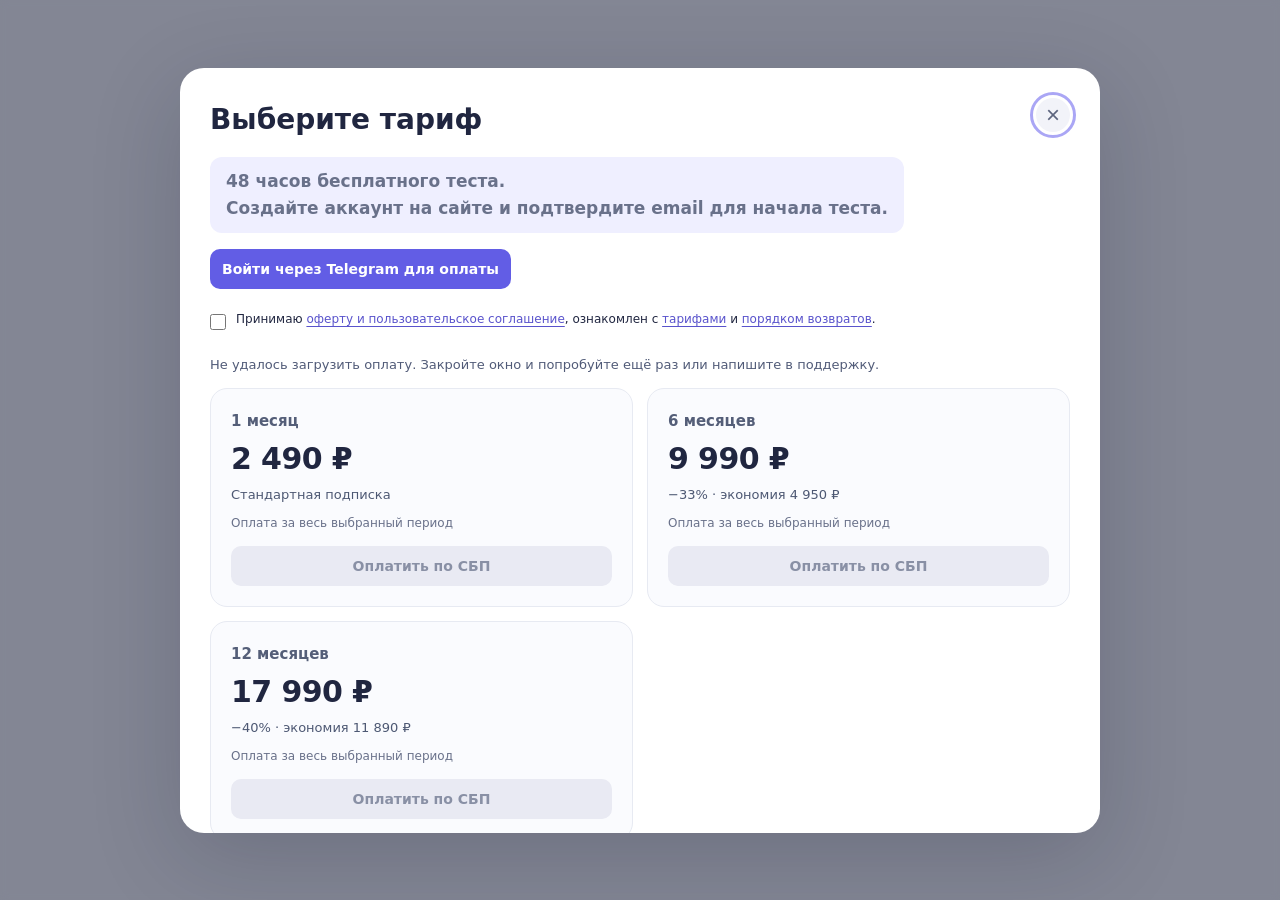
<file: payment.html>
<!doctype html>
<html lang="ru">
<head>
<meta charset="utf-8">
<meta name="viewport" content="width=device-width, initial-scale=1, viewport-fit=cover">
<meta name="theme-color" content="#f6f7fb">
<title>Тарифы и оплата — Бизнес Пульс</title>
<script src="https://telegram.org/js/telegram-web-app.js"></script>
<link rel="stylesheet" href="payments.css?v=20261020-connect-v1">
<style>
*{box-sizing:border-box}body{margin:0;background:#f6f7fb;color:#202640;font:16px/1.6 system-ui}main{max-width:620px;margin:12vh auto;padding:24px;text-align:center}h1{font-size:30px;line-height:1.2}p{color:#69718a}.bp-payment-footer{border:0}.bp-back{color:#5953cc;font-size:14px;text-underline-offset:3px}
</style>
</head>
<body data-bp-payment-page="true">
<main>
<h1>Тарифы «Бизнес Пульс»</h1>
<p>Выберите срок подписки и оплатите по СБП.</p>
<footer id="bpPaymentFooter" class="bp-payment-footer" aria-label="Оплата"></footer>
<a class="bp-back" href="./index.html">Вернуться в приложение</a>
</main>
<script src="payments.js?v=20261026-admin-access-v1" defer></script>
</body>
</html>
</file>
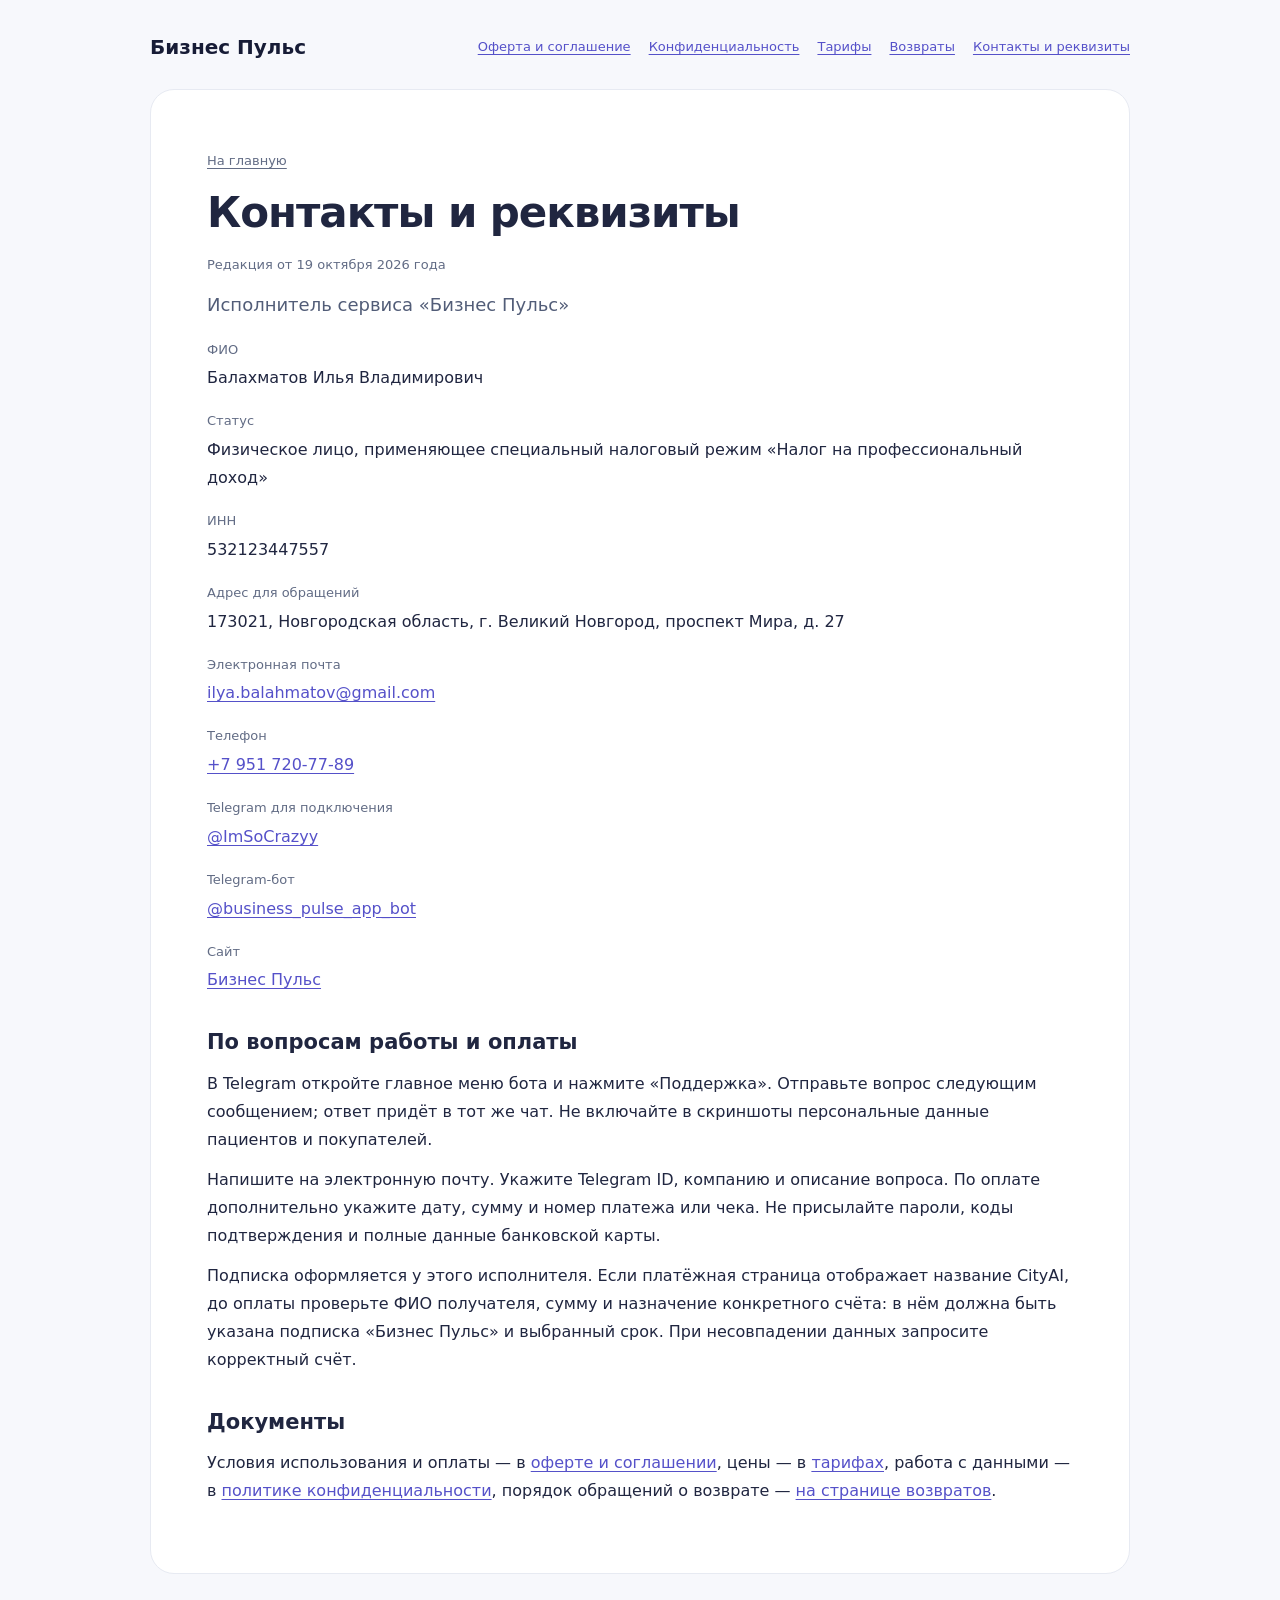
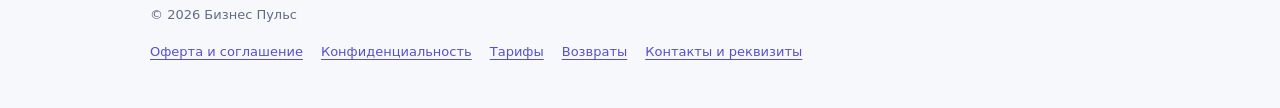
<file: legal/contacts.html>
<!doctype html>
<html lang="ru"><head><meta charset="utf-8"><meta name="viewport" content="width=device-width,initial-scale=1"><title>Контакты и реквизиты — Бизнес Пульс</title><meta name="description" content="Контакты и реквизиты сервиса Бизнес Пульс"><link rel="stylesheet" href="legal.css"><link rel="icon" href="https://pulse.cityai.site/assets/brand/favicon.ico?v=20261018"></head>
<body><header><a class="brand" href="../landing.html">Бизнес Пульс</a><nav aria-label="Документы"><a href="offer.html">Оферта и соглашение</a><a href="privacy.html">Конфиденциальность</a><a href="tariffs.html">Тарифы</a><a href="refunds.html">Возвраты</a><a href="contacts.html">Контакты и реквизиты</a></nav></header><main><article><a class="back" href="../landing.html">На главную</a><h1>Контакты и реквизиты</h1><p class="date">Редакция от 19 октября 2026 года</p>
<p class="lead">Исполнитель сервиса «Бизнес Пульс»</p><dl><dt>ФИО</dt><dd>Балахматов Илья Владимирович</dd><dt>Статус</dt><dd>Физическое лицо, применяющее специальный налоговый режим «Налог на профессиональный доход»</dd><dt>ИНН</dt><dd>532123447557</dd><dt>Адрес для обращений</dt><dd>173021, Новгородская область, г. Великий Новгород, проспект Мира, д. 27</dd><dt>Электронная почта</dt><dd><a href="mailto:ilya.balahmatov@gmail.com">ilya.balahmatov@gmail.com</a></dd><dt>Телефон</dt><dd><a href="tel:+79517207789">+7 951 720-77-89</a></dd><dt>Telegram для подключения</dt><dd><a href="https://t.me/ImSoCrazyy">@ImSoCrazyy</a></dd><dt>Telegram-бот</dt><dd><a href="https://t.me/business_pulse_app_bot">@business_pulse_app_bot</a></dd><dt>Сайт</dt><dd><a href="https://balakhmatov.github.io/business-pulse/landing.html">Бизнес Пульс</a></dd></dl>
<h2>По вопросам работы и оплаты</h2><p>В Telegram откройте главное меню бота и нажмите «Поддержка». Отправьте вопрос следующим сообщением; ответ придёт в тот же чат. Не включайте в скриншоты персональные данные пациентов и покупателей.</p><p>Напишите на электронную почту. Укажите Telegram ID, компанию и описание вопроса. По оплате дополнительно укажите дату, сумму и номер платежа или чека. Не присылайте пароли, коды подтверждения и полные данные банковской карты.</p><p>Подписка оформляется у этого исполнителя. Если платёжная страница отображает название CityAI, до оплаты проверьте ФИО получателя, сумму и назначение конкретного счёта: в нём должна быть указана подписка «Бизнес Пульс» и выбранный срок. При несовпадении данных запросите корректный счёт.</p><h2>Документы</h2><p>Условия использования и оплаты — в <a href="offer.html">оферте и соглашении</a>, цены — в <a href="tariffs.html">тарифах</a>, работа с данными — в <a href="privacy.html">политике конфиденциальности</a>, порядок обращений о возврате — <a href="refunds.html">на странице возвратов</a>.</p>
</article></main><footer>© 2026 Бизнес Пульс<nav aria-label="Юридическая информация"><a href="offer.html">Оферта и соглашение</a><a href="privacy.html">Конфиденциальность</a><a href="tariffs.html">Тарифы</a><a href="refunds.html">Возвраты</a><a href="contacts.html">Контакты и реквизиты</a></nav></footer></body></html>
</file>
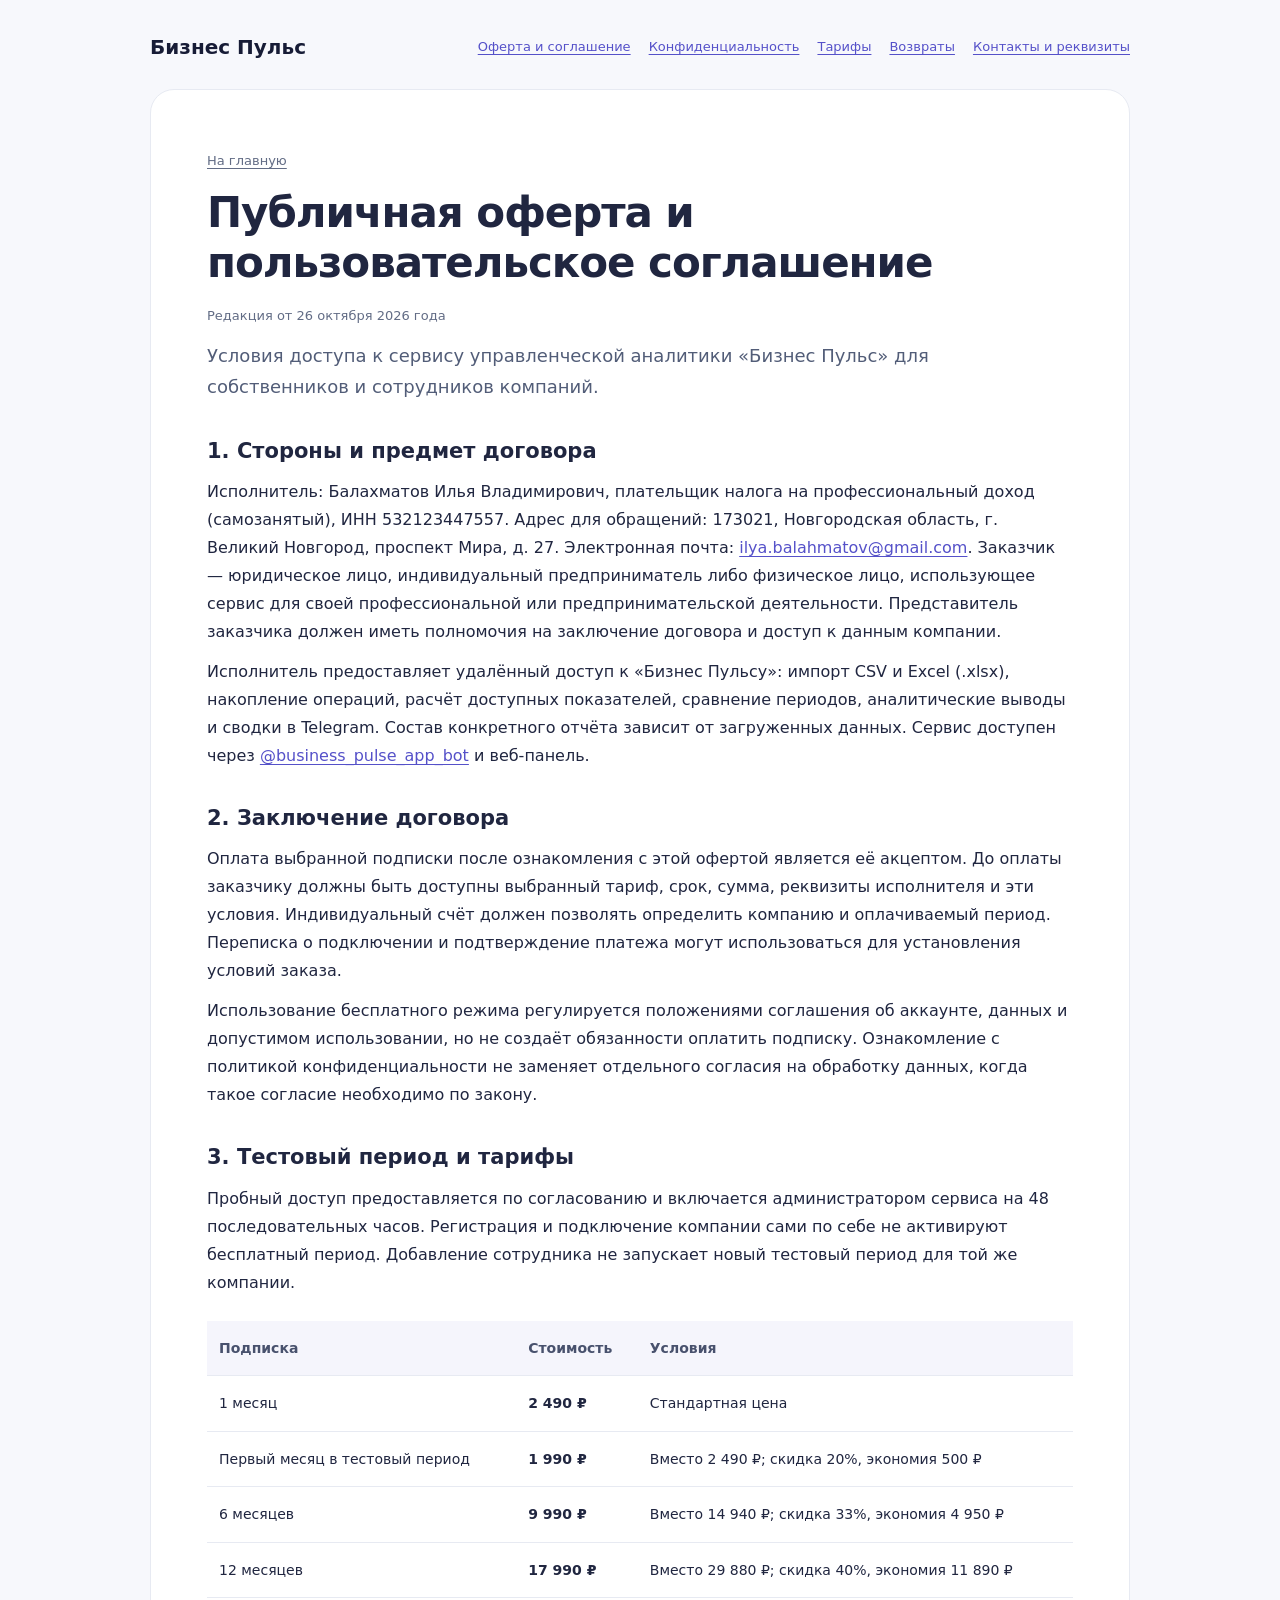
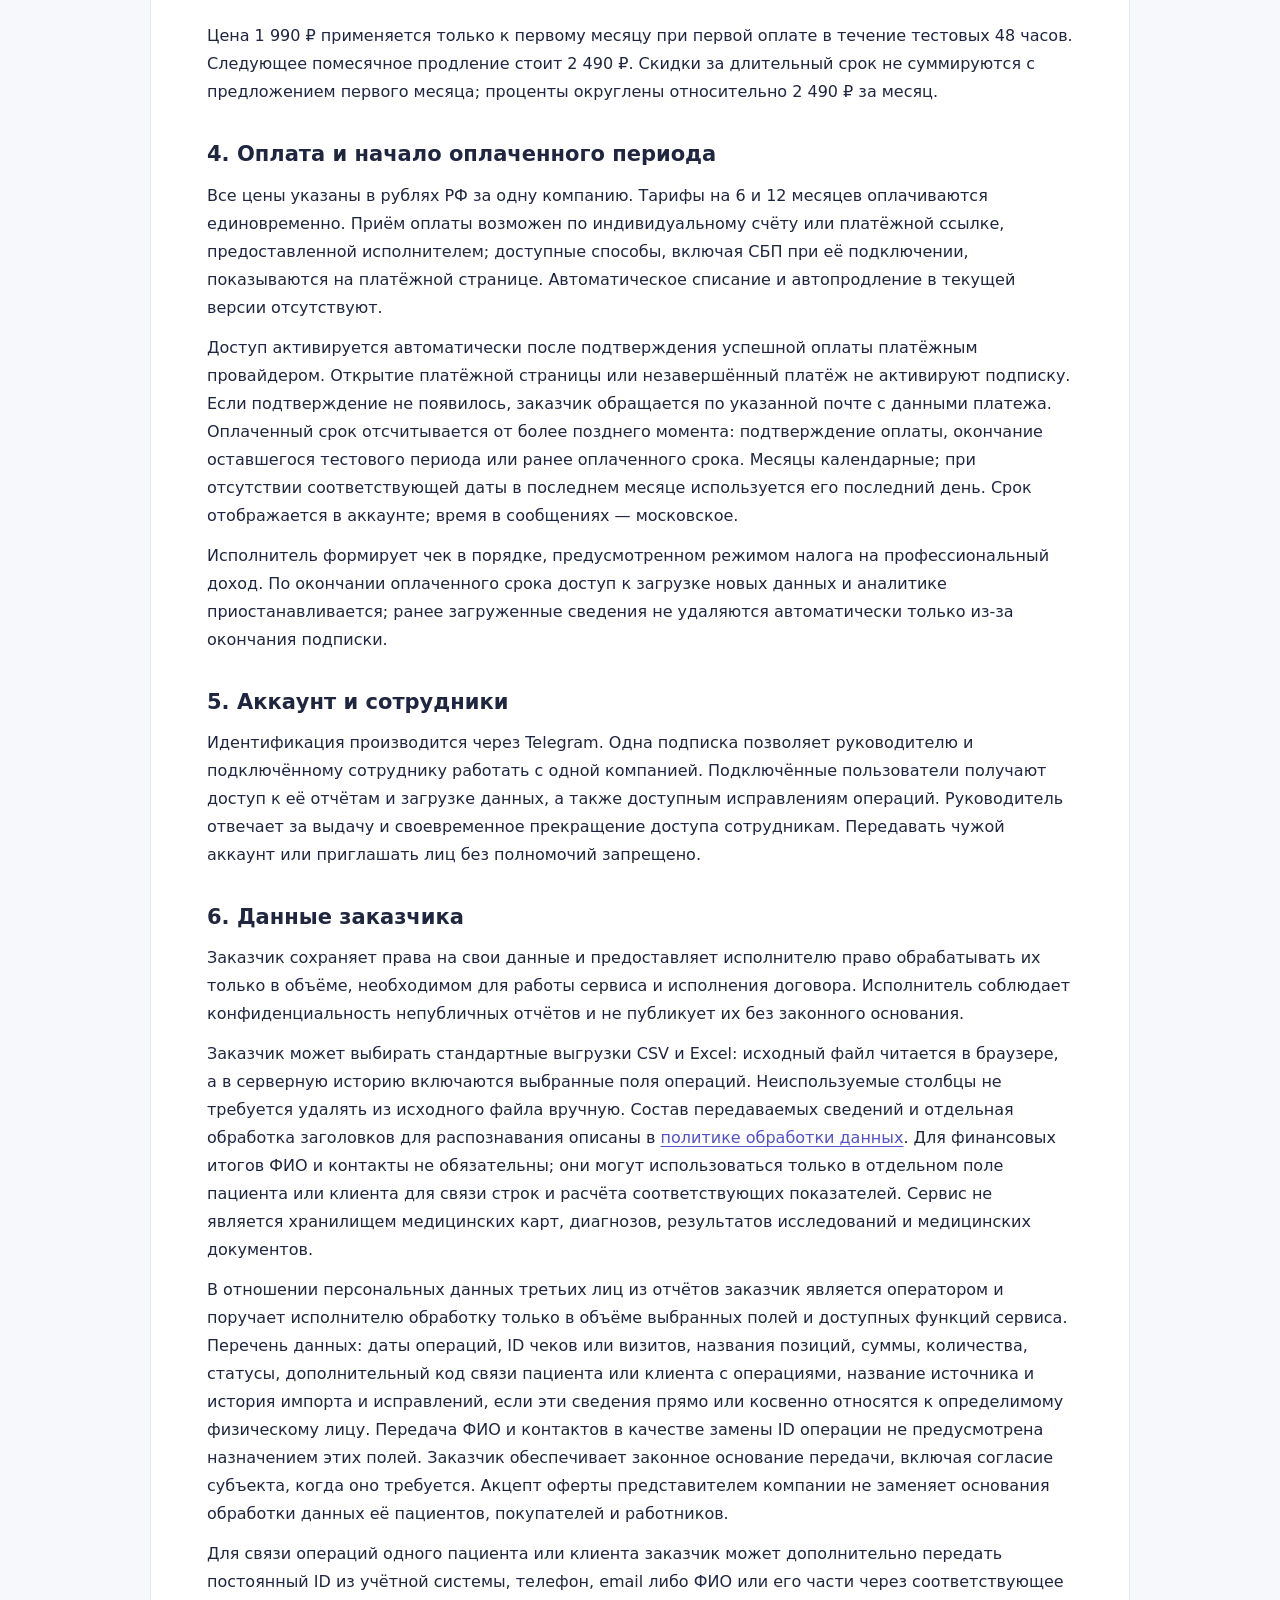
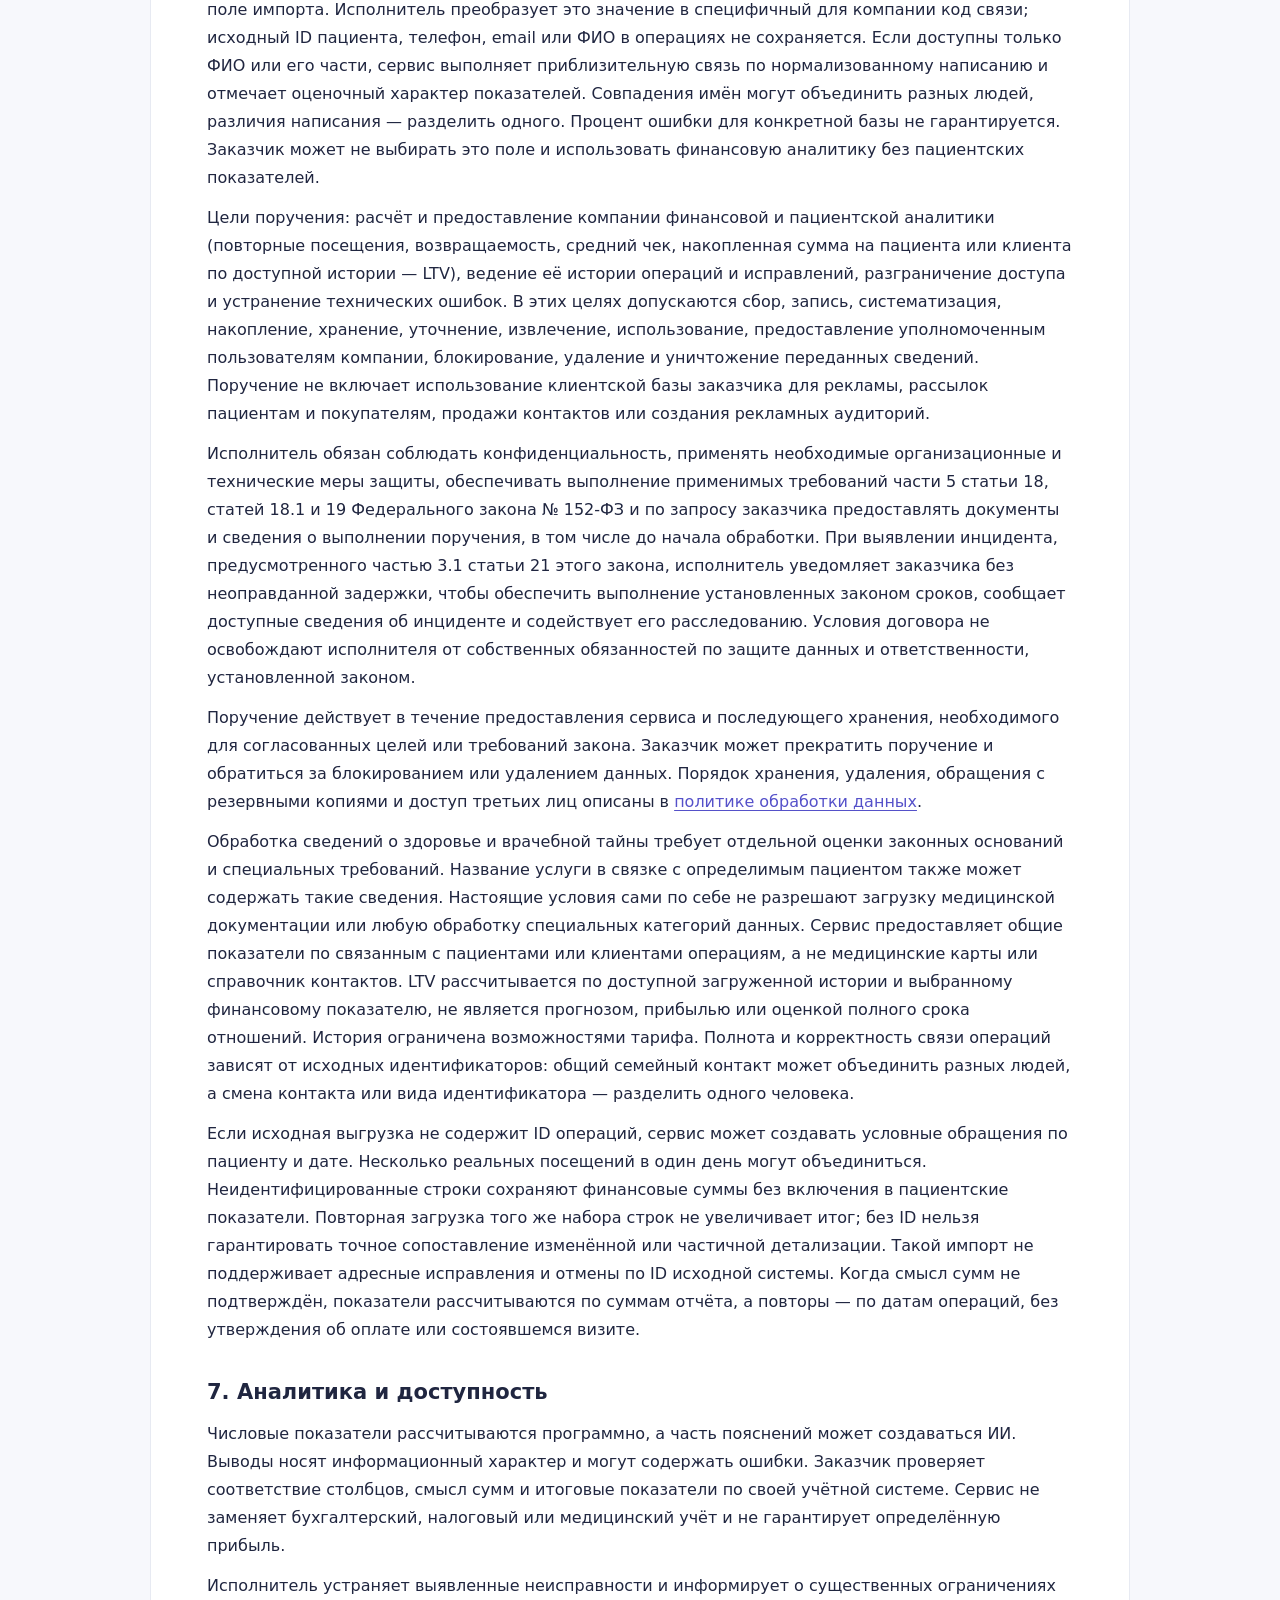
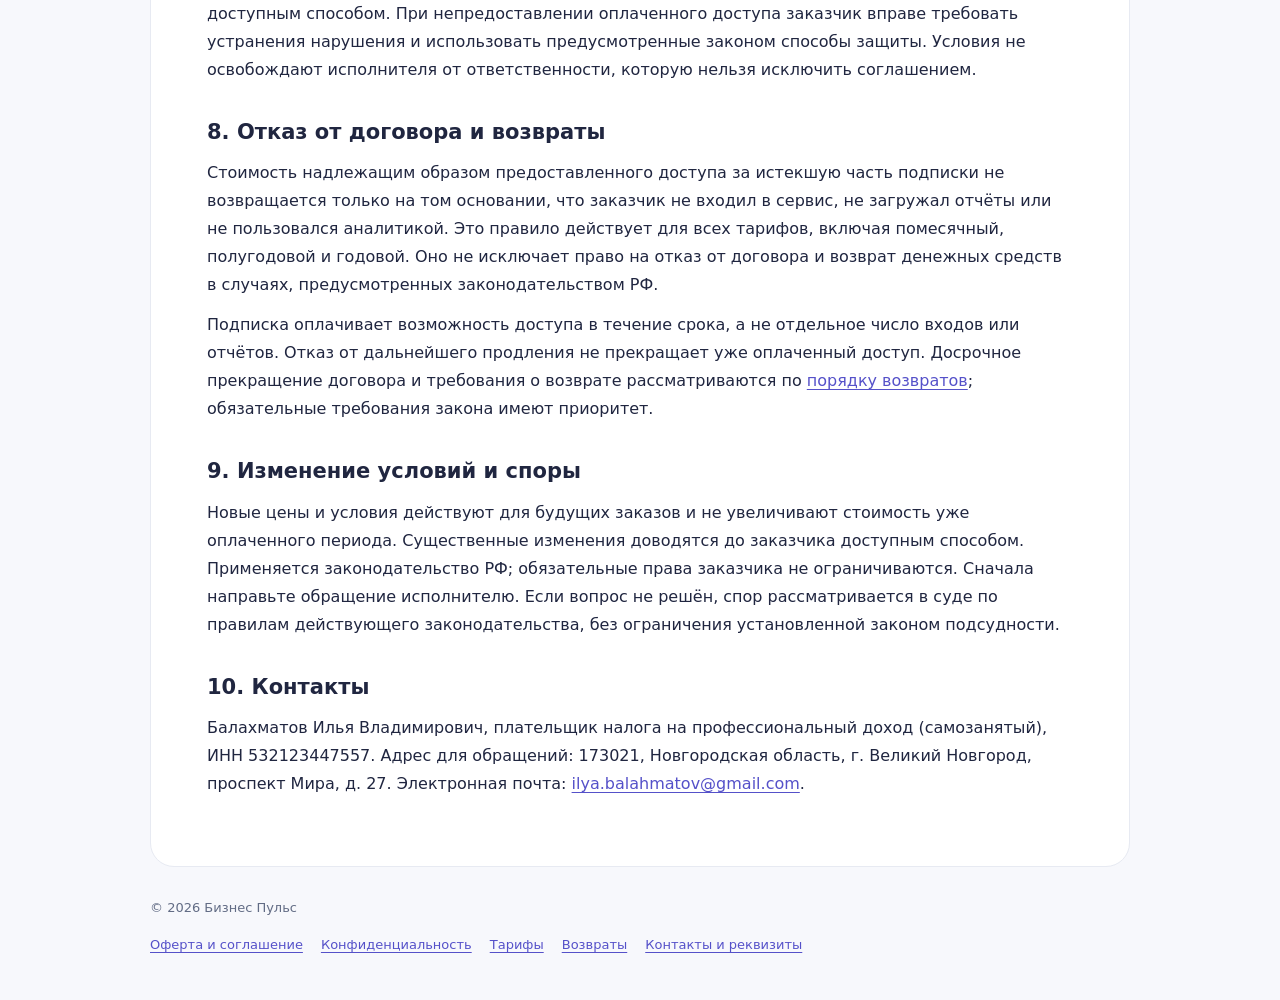
<file: legal/offer.html>
<!doctype html>
<html lang="ru"><head><meta charset="utf-8"><meta name="viewport" content="width=device-width,initial-scale=1"><title>Публичная оферта и пользовательское соглашение — Бизнес Пульс</title><meta name="description" content="Публичная оферта и пользовательское соглашение сервиса Бизнес Пульс"><link rel="stylesheet" href="legal.css"><link rel="icon" href="https://pulse.cityai.site/assets/brand/favicon.ico?v=20261018"></head>
<body><header><a class="brand" href="../landing.html">Бизнес Пульс</a><nav aria-label="Документы"><a href="offer.html">Оферта и соглашение</a><a href="privacy.html">Конфиденциальность</a><a href="tariffs.html">Тарифы</a><a href="refunds.html">Возвраты</a><a href="contacts.html">Контакты и реквизиты</a></nav></header><main><article><a class="back" href="../landing.html">На главную</a><h1>Публичная оферта и пользовательское соглашение</h1><p class="date">Редакция от 26 октября 2026 года</p>
<p class="lead">Условия доступа к сервису управленческой аналитики «Бизнес Пульс» для собственников и сотрудников компаний.</p>
<h2>1. Стороны и предмет договора</h2><p>Исполнитель: Балахматов Илья Владимирович, плательщик налога на профессиональный доход (самозанятый), ИНН 532123447557. Адрес для обращений: 173021, Новгородская область, г. Великий Новгород, проспект Мира, д. 27. Электронная почта: <a href="mailto:ilya.balahmatov@gmail.com">ilya.balahmatov@gmail.com</a>. Заказчик — юридическое лицо, индивидуальный предприниматель либо физическое лицо, использующее сервис для своей профессиональной или предпринимательской деятельности. Представитель заказчика должен иметь полномочия на заключение договора и доступ к данным компании.</p>
<p>Исполнитель предоставляет удалённый доступ к «Бизнес Пульсу»: импорт CSV и Excel (.xlsx), накопление операций, расчёт доступных показателей, сравнение периодов, аналитические выводы и сводки в Telegram. Состав конкретного отчёта зависит от загруженных данных. Сервис доступен через <a href="https://t.me/business_pulse_app_bot">@business_pulse_app_bot</a> и веб-панель.</p>
<h2>2. Заключение договора</h2><p>Оплата выбранной подписки после ознакомления с этой офертой является её акцептом. До оплаты заказчику должны быть доступны выбранный тариф, срок, сумма, реквизиты исполнителя и эти условия. Индивидуальный счёт должен позволять определить компанию и оплачиваемый период. Переписка о подключении и подтверждение платежа могут использоваться для установления условий заказа.</p>
<p>Использование бесплатного режима регулируется положениями соглашения об аккаунте, данных и допустимом использовании, но не создаёт обязанности оплатить подписку. Ознакомление с политикой конфиденциальности не заменяет отдельного согласия на обработку данных, когда такое согласие необходимо по закону.</p>
<h2>3. Тестовый период и тарифы</h2><p>Пробный доступ предоставляется по согласованию и включается администратором сервиса на 48 последовательных часов. Регистрация и подключение компании сами по себе не активируют бесплатный период. Добавление сотрудника не запускает новый тестовый период для той же компании.</p><div class="table-wrap"><table><thead><tr><th scope="col">Подписка</th><th scope="col">Стоимость</th><th scope="col">Условия</th></tr></thead><tbody>
<tr><td>1 месяц</td><td><strong>2 490 ₽</strong></td><td>Стандартная цена</td></tr>
<tr><td>Первый месяц в тестовый период</td><td><strong>1 990 ₽</strong></td><td>Вместо 2 490 ₽; скидка 20%, экономия 500 ₽</td></tr>
<tr><td>6 месяцев</td><td><strong>9 990 ₽</strong></td><td>Вместо 14 940 ₽; скидка 33%, экономия 4 950 ₽</td></tr>
<tr><td>12 месяцев</td><td><strong>17 990 ₽</strong></td><td>Вместо 29 880 ₽; скидка 40%, экономия 11 890 ₽</td></tr>
</tbody></table></div>
<p>Цена 1 990 ₽ применяется только к первому месяцу при первой оплате в течение тестовых 48 часов. Следующее помесячное продление стоит 2 490 ₽. Скидки за длительный срок не суммируются с предложением первого месяца; проценты округлены относительно 2 490 ₽ за месяц.</p>
<h2>4. Оплата и начало оплаченного периода</h2><p>Все цены указаны в рублях РФ за одну компанию. Тарифы на 6 и 12 месяцев оплачиваются единовременно. Приём оплаты возможен по индивидуальному счёту или платёжной ссылке, предоставленной исполнителем; доступные способы, включая СБП при её подключении, показываются на платёжной странице. Автоматическое списание и автопродление в текущей версии отсутствуют.</p>
<p>Доступ активируется автоматически после подтверждения успешной оплаты платёжным провайдером. Открытие платёжной страницы или незавершённый платёж не активируют подписку. Если подтверждение не появилось, заказчик обращается по указанной почте с данными платежа. Оплаченный срок отсчитывается от более позднего момента: подтверждение оплаты, окончание оставшегося тестового периода или ранее оплаченного срока. Месяцы календарные; при отсутствии соответствующей даты в последнем месяце используется его последний день. Срок отображается в аккаунте; время в сообщениях — московское.</p>
<p>Исполнитель формирует чек в порядке, предусмотренном режимом налога на профессиональный доход. По окончании оплаченного срока доступ к загрузке новых данных и аналитике приостанавливается; ранее загруженные сведения не удаляются автоматически только из-за окончания подписки.</p>
<h2>5. Аккаунт и сотрудники</h2><p>Идентификация производится через Telegram. Одна подписка позволяет руководителю и подключённому сотруднику работать с одной компанией. Подключённые пользователи получают доступ к её отчётам и загрузке данных, а также доступным исправлениям операций. Руководитель отвечает за выдачу и своевременное прекращение доступа сотрудникам. Передавать чужой аккаунт или приглашать лиц без полномочий запрещено.</p>
<h2>6. Данные заказчика</h2><p>Заказчик сохраняет права на свои данные и предоставляет исполнителю право обрабатывать их только в объёме, необходимом для работы сервиса и исполнения договора. Исполнитель соблюдает конфиденциальность непубличных отчётов и не публикует их без законного основания.</p>
<p>Заказчик может выбирать стандартные выгрузки CSV и Excel: исходный файл читается в браузере, а в серверную историю включаются выбранные поля операций. Неиспользуемые столбцы не требуется удалять из исходного файла вручную. Состав передаваемых сведений и отдельная обработка заголовков для распознавания описаны в <a href="privacy.html">политике обработки данных</a>. Для финансовых итогов ФИО и контакты не обязательны; они могут использоваться только в отдельном поле пациента или клиента для связи строк и расчёта соответствующих показателей. Сервис не является хранилищем медицинских карт, диагнозов, результатов исследований и медицинских документов.</p>
<p>В отношении персональных данных третьих лиц из отчётов заказчик является оператором и поручает исполнителю обработку только в объёме выбранных полей и доступных функций сервиса. Перечень данных: даты операций, ID чеков или визитов, названия позиций, суммы, количества, статусы, дополнительный код связи пациента или клиента с операциями, название источника и история импорта и исправлений, если эти сведения прямо или косвенно относятся к определимому физическому лицу. Передача ФИО и контактов в качестве замены ID операции не предусмотрена назначением этих полей. Заказчик обеспечивает законное основание передачи, включая согласие субъекта, когда оно требуется. Акцепт оферты представителем компании не заменяет основания обработки данных её пациентов, покупателей и работников.</p>
<p>Для связи операций одного пациента или клиента заказчик может дополнительно передать постоянный ID из учётной системы, телефон, email либо ФИО или его части через соответствующее поле импорта. Исполнитель преобразует это значение в специфичный для компании код связи; исходный ID пациента, телефон, email или ФИО в операциях не сохраняется. Если доступны только ФИО или его части, сервис выполняет приблизительную связь по нормализованному написанию и отмечает оценочный характер показателей. Совпадения имён могут объединить разных людей, различия написания — разделить одного. Процент ошибки для конкретной базы не гарантируется. Заказчик может не выбирать это поле и использовать финансовую аналитику без пациентских показателей.</p>
<p>Цели поручения: расчёт и предоставление компании финансовой и пациентской аналитики (повторные посещения, возвращаемость, средний чек, накопленная сумма на пациента или клиента по доступной истории — LTV), ведение её истории операций и исправлений, разграничение доступа и устранение технических ошибок. В этих целях допускаются сбор, запись, систематизация, накопление, хранение, уточнение, извлечение, использование, предоставление уполномоченным пользователям компании, блокирование, удаление и уничтожение переданных сведений. Поручение не включает использование клиентской базы заказчика для рекламы, рассылок пациентам и покупателям, продажи контактов или создания рекламных аудиторий.</p>
<p>Исполнитель обязан соблюдать конфиденциальность, применять необходимые организационные и технические меры защиты, обеспечивать выполнение применимых требований части 5 статьи 18, статей 18.1 и 19 Федерального закона № 152-ФЗ и по запросу заказчика предоставлять документы и сведения о выполнении поручения, в том числе до начала обработки. При выявлении инцидента, предусмотренного частью 3.1 статьи 21 этого закона, исполнитель уведомляет заказчика без неоправданной задержки, чтобы обеспечить выполнение установленных законом сроков, сообщает доступные сведения об инциденте и содействует его расследованию. Условия договора не освобождают исполнителя от собственных обязанностей по защите данных и ответственности, установленной законом.</p>
<p>Поручение действует в течение предоставления сервиса и последующего хранения, необходимого для согласованных целей или требований закона. Заказчик может прекратить поручение и обратиться за блокированием или удалением данных. Порядок хранения, удаления, обращения с резервными копиями и доступ третьих лиц описаны в <a href="privacy.html">политике обработки данных</a>.</p>
<p>Обработка сведений о здоровье и врачебной тайны требует отдельной оценки законных оснований и специальных требований. Название услуги в связке с определимым пациентом также может содержать такие сведения. Настоящие условия сами по себе не разрешают загрузку медицинской документации или любую обработку специальных категорий данных. Сервис предоставляет общие показатели по связанным с пациентами или клиентами операциям, а не медицинские карты или справочник контактов. LTV рассчитывается по доступной загруженной истории и выбранному финансовому показателю, не является прогнозом, прибылью или оценкой полного срока отношений. История ограничена возможностями тарифа. Полнота и корректность связи операций зависят от исходных идентификаторов: общий семейный контакт может объединить разных людей, а смена контакта или вида идентификатора — разделить одного человека.</p>
<p>Если исходная выгрузка не содержит ID операций, сервис может создавать условные обращения по пациенту и дате. Несколько реальных посещений в один день могут объединиться. Неидентифицированные строки сохраняют финансовые суммы без включения в пациентские показатели. Повторная загрузка того же набора строк не увеличивает итог; без ID нельзя гарантировать точное сопоставление изменённой или частичной детализации. Такой импорт не поддерживает адресные исправления и отмены по ID исходной системы. Когда смысл сумм не подтверждён, показатели рассчитываются по суммам отчёта, а повторы — по датам операций, без утверждения об оплате или состоявшемся визите.</p>
<h2>7. Аналитика и доступность</h2><p>Числовые показатели рассчитываются программно, а часть пояснений может создаваться ИИ. Выводы носят информационный характер и могут содержать ошибки. Заказчик проверяет соответствие столбцов, смысл сумм и итоговые показатели по своей учётной системе. Сервис не заменяет бухгалтерский, налоговый или медицинский учёт и не гарантирует определённую прибыль.</p>
<p>Исполнитель устраняет выявленные неисправности и информирует о существенных ограничениях доступным способом. При непредоставлении оплаченного доступа заказчик вправе требовать устранения нарушения и использовать предусмотренные законом способы защиты. Условия не освобождают исполнителя от ответственности, которую нельзя исключить соглашением.</p>
<h2>8. Отказ от договора и возвраты</h2><p>Стоимость надлежащим образом предоставленного доступа за истекшую часть подписки не возвращается только на том основании, что заказчик не входил в сервис, не загружал отчёты или не пользовался аналитикой. Это правило действует для всех тарифов, включая помесячный, полугодовой и годовой. Оно не исключает право на отказ от договора и возврат денежных средств в случаях, предусмотренных законодательством РФ.</p><p>Подписка оплачивает возможность доступа в течение срока, а не отдельное число входов или отчётов. Отказ от дальнейшего продления не прекращает уже оплаченный доступ. Досрочное прекращение договора и требования о возврате рассматриваются по <a href="refunds.html">порядку возвратов</a>; обязательные требования закона имеют приоритет.</p>
<h2>9. Изменение условий и споры</h2><p>Новые цены и условия действуют для будущих заказов и не увеличивают стоимость уже оплаченного периода. Существенные изменения доводятся до заказчика доступным способом. Применяется законодательство РФ; обязательные права заказчика не ограничиваются. Сначала направьте обращение исполнителю. Если вопрос не решён, спор рассматривается в суде по правилам действующего законодательства, без ограничения установленной законом подсудности.</p>
<h2>10. Контакты</h2><p>Балахматов Илья Владимирович, плательщик налога на профессиональный доход (самозанятый), ИНН 532123447557. Адрес для обращений: 173021, Новгородская область, г. Великий Новгород, проспект Мира, д. 27. Электронная почта: <a href="mailto:ilya.balahmatov@gmail.com">ilya.balahmatov@gmail.com</a>.</p>
</article></main><footer>© 2026 Бизнес Пульс<nav aria-label="Юридическая информация"><a href="offer.html">Оферта и соглашение</a><a href="privacy.html">Конфиденциальность</a><a href="tariffs.html">Тарифы</a><a href="refunds.html">Возвраты</a><a href="contacts.html">Контакты и реквизиты</a></nav></footer></body></html>
</file>
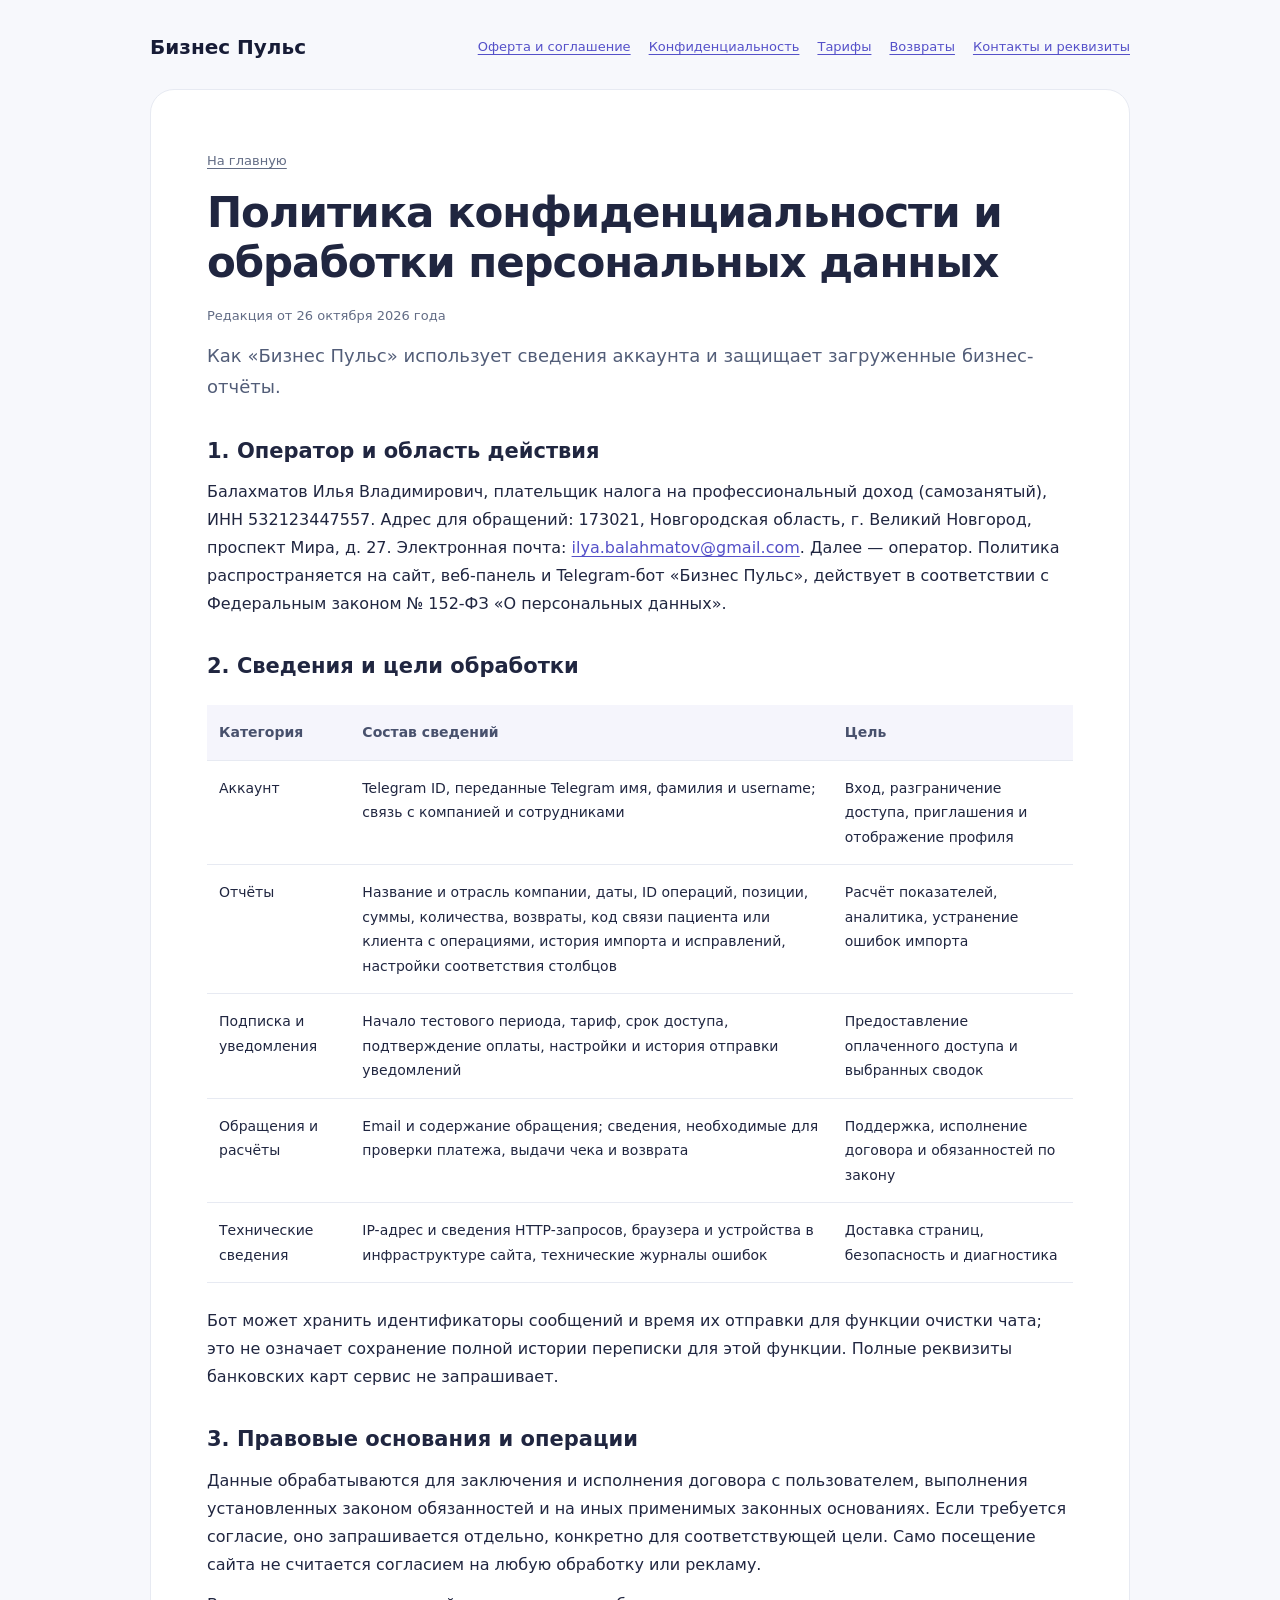
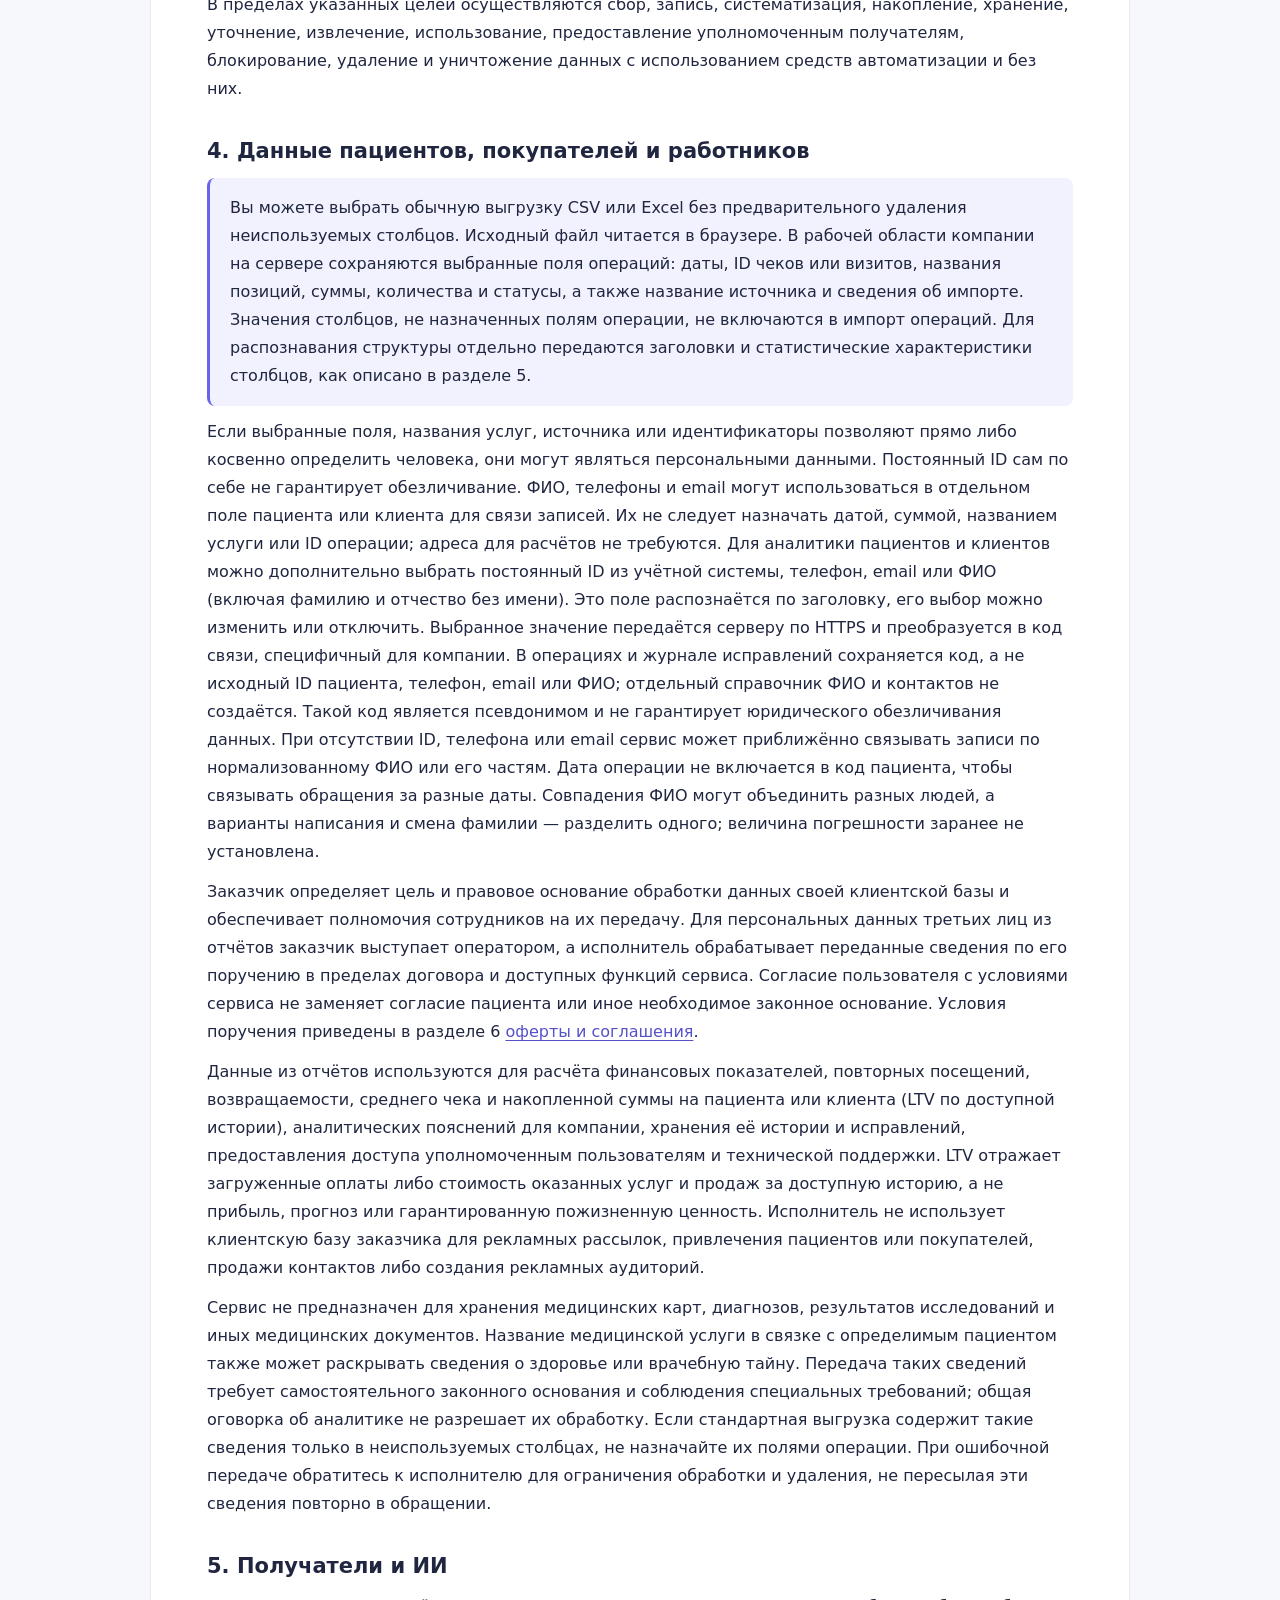
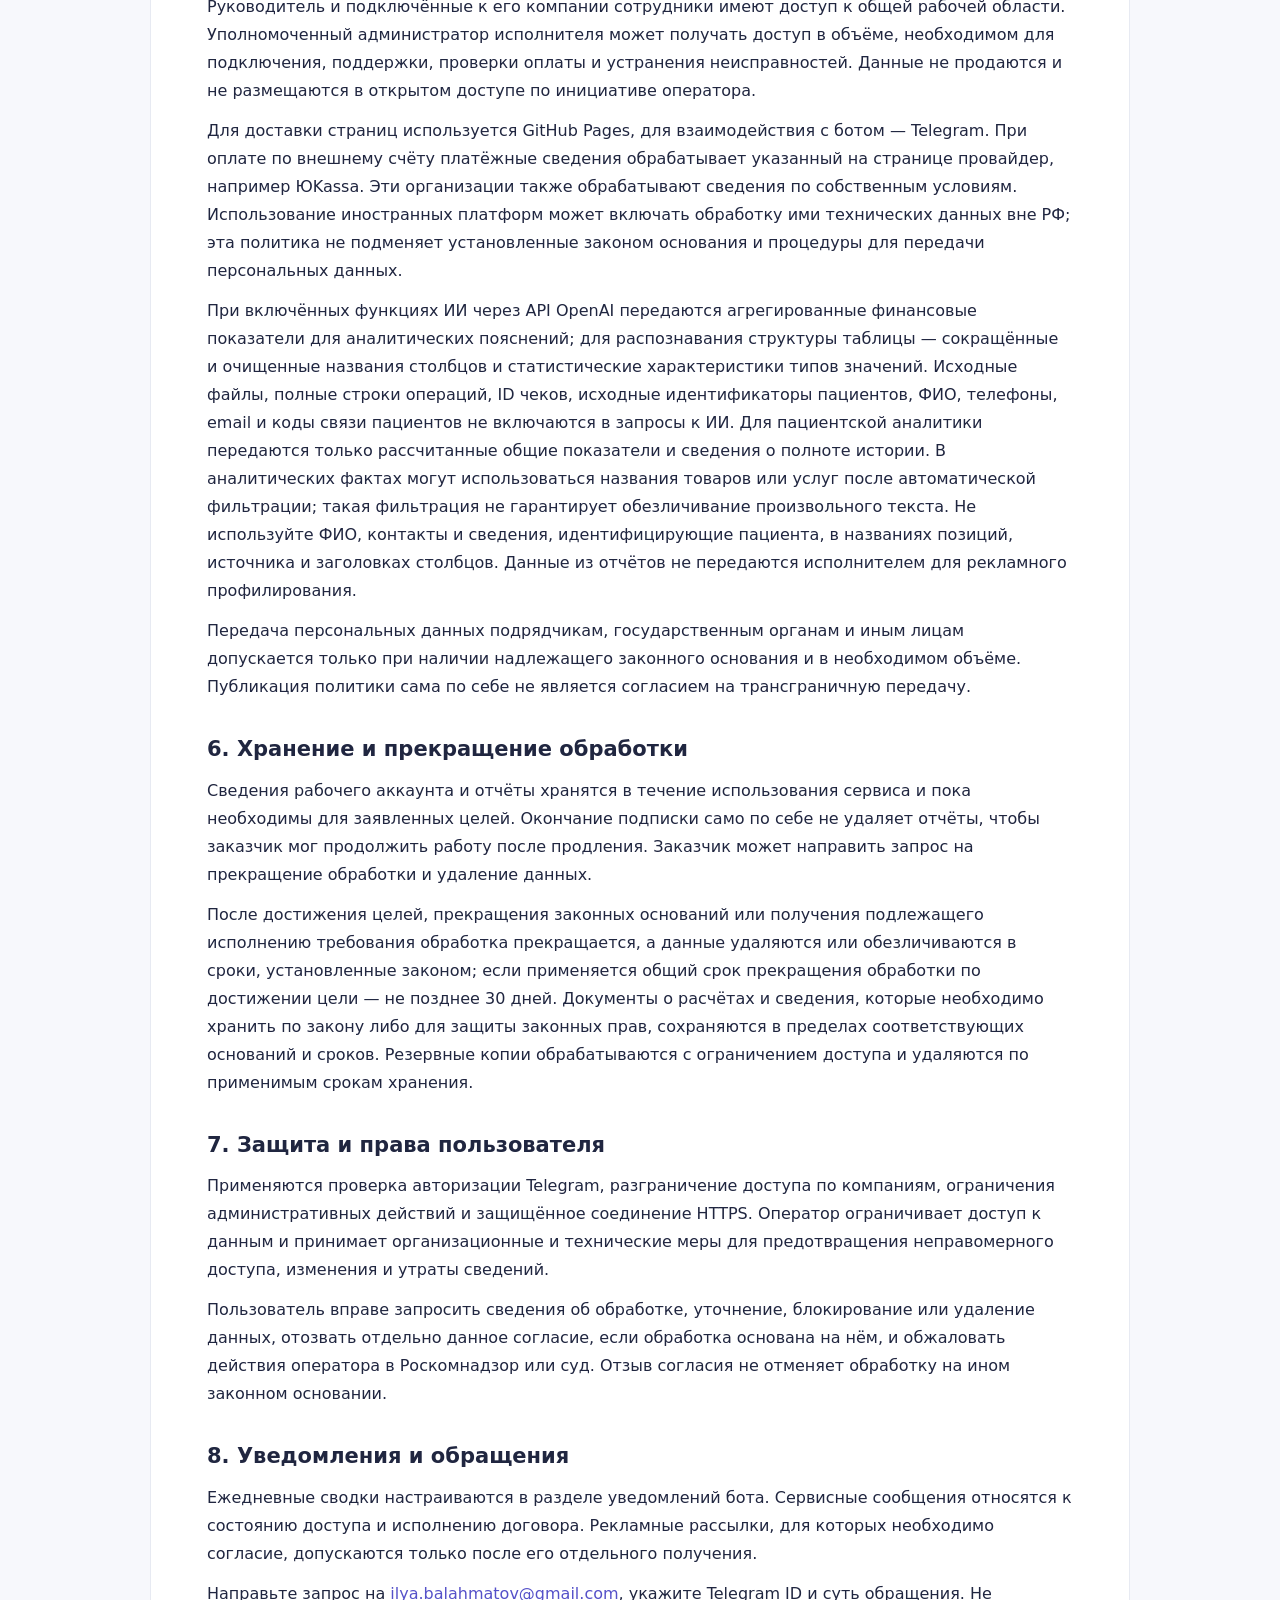
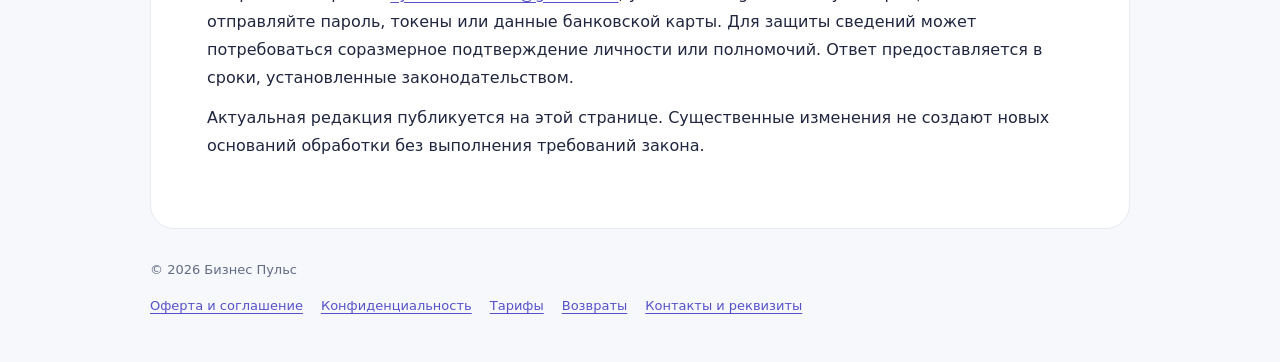
<file: legal/privacy.html>
<!doctype html>
<html lang="ru"><head><meta charset="utf-8"><meta name="viewport" content="width=device-width,initial-scale=1"><title>Политика конфиденциальности и обработки персональных данных — Бизнес Пульс</title><meta name="description" content="Политика конфиденциальности и обработки персональных данных сервиса Бизнес Пульс"><link rel="stylesheet" href="legal.css"><link rel="icon" href="https://pulse.cityai.site/assets/brand/favicon.ico?v=20261018"></head>
<body><header><a class="brand" href="../landing.html">Бизнес Пульс</a><nav aria-label="Документы"><a href="offer.html">Оферта и соглашение</a><a href="privacy.html">Конфиденциальность</a><a href="tariffs.html">Тарифы</a><a href="refunds.html">Возвраты</a><a href="contacts.html">Контакты и реквизиты</a></nav></header><main><article><a class="back" href="../landing.html">На главную</a><h1>Политика конфиденциальности и обработки персональных данных</h1><p class="date">Редакция от 26 октября 2026 года</p>
<p class="lead">Как «Бизнес Пульс» использует сведения аккаунта и защищает загруженные бизнес-отчёты.</p>
<h2>1. Оператор и область действия</h2><p>Балахматов Илья Владимирович, плательщик налога на профессиональный доход (самозанятый), ИНН 532123447557. Адрес для обращений: 173021, Новгородская область, г. Великий Новгород, проспект Мира, д. 27. Электронная почта: <a href="mailto:ilya.balahmatov@gmail.com">ilya.balahmatov@gmail.com</a>. Далее — оператор. Политика распространяется на сайт, веб-панель и Telegram-бот «Бизнес Пульс», действует в соответствии с Федеральным законом № 152-ФЗ «О персональных данных».</p>
<h2>2. Сведения и цели обработки</h2><div class="table-wrap"><table><thead><tr><th scope="col">Категория</th><th scope="col">Состав сведений</th><th scope="col">Цель</th></tr></thead><tbody>
<tr><td>Аккаунт</td><td>Telegram ID, переданные Telegram имя, фамилия и username; связь с компанией и сотрудниками</td><td>Вход, разграничение доступа, приглашения и отображение профиля</td></tr>
<tr><td>Отчёты</td><td>Название и отрасль компании, даты, ID операций, позиции, суммы, количества, возвраты, код связи пациента или клиента с операциями, история импорта и исправлений, настройки соответствия столбцов</td><td>Расчёт показателей, аналитика, устранение ошибок импорта</td></tr>
<tr><td>Подписка и уведомления</td><td>Начало тестового периода, тариф, срок доступа, подтверждение оплаты, настройки и история отправки уведомлений</td><td>Предоставление оплаченного доступа и выбранных сводок</td></tr>
<tr><td>Обращения и расчёты</td><td>Email и содержание обращения; сведения, необходимые для проверки платежа, выдачи чека и возврата</td><td>Поддержка, исполнение договора и обязанностей по закону</td></tr>
<tr><td>Технические сведения</td><td>IP-адрес и сведения HTTP-запросов, браузера и устройства в инфраструктуре сайта, технические журналы ошибок</td><td>Доставка страниц, безопасность и диагностика</td></tr>
</tbody></table></div>
<p>Бот может хранить идентификаторы сообщений и время их отправки для функции очистки чата; это не означает сохранение полной истории переписки для этой функции. Полные реквизиты банковских карт сервис не запрашивает.</p>
<h2>3. Правовые основания и операции</h2><p>Данные обрабатываются для заключения и исполнения договора с пользователем, выполнения установленных законом обязанностей и на иных применимых законных основаниях. Если требуется согласие, оно запрашивается отдельно, конкретно для соответствующей цели. Само посещение сайта не считается согласием на любую обработку или рекламу.</p><p>В пределах указанных целей осуществляются сбор, запись, систематизация, накопление, хранение, уточнение, извлечение, использование, предоставление уполномоченным получателям, блокирование, удаление и уничтожение данных с использованием средств автоматизации и без них.</p>
<h2>4. Данные пациентов, покупателей и работников</h2>
<p class="notice">Вы можете выбрать обычную выгрузку CSV или Excel без предварительного удаления неиспользуемых столбцов. Исходный файл читается в браузере. В рабочей области компании на сервере сохраняются выбранные поля операций: даты, ID чеков или визитов, названия позиций, суммы, количества и статусы, а также название источника и сведения об импорте. Значения столбцов, не назначенных полям операции, не включаются в импорт операций. Для распознавания структуры отдельно передаются заголовки и статистические характеристики столбцов, как описано в разделе 5.</p>
<p>Если выбранные поля, названия услуг, источника или идентификаторы позволяют прямо либо косвенно определить человека, они могут являться персональными данными. Постоянный ID сам по себе не гарантирует обезличивание. ФИО, телефоны и email могут использоваться в отдельном поле пациента или клиента для связи записей. Их не следует назначать датой, суммой, названием услуги или ID операции; адреса для расчётов не требуются. Для аналитики пациентов и клиентов можно дополнительно выбрать постоянный ID из учётной системы, телефон, email или ФИО (включая фамилию и отчество без имени). Это поле распознаётся по заголовку, его выбор можно изменить или отключить. Выбранное значение передаётся серверу по HTTPS и преобразуется в код связи, специфичный для компании. В операциях и журнале исправлений сохраняется код, а не исходный ID пациента, телефон, email или ФИО; отдельный справочник ФИО и контактов не создаётся. Такой код является псевдонимом и не гарантирует юридического обезличивания данных. При отсутствии ID, телефона или email сервис может приближённо связывать записи по нормализованному ФИО или его частям. Дата операции не включается в код пациента, чтобы связывать обращения за разные даты. Совпадения ФИО могут объединить разных людей, а варианты написания и смена фамилии — разделить одного; величина погрешности заранее не установлена.</p>
<p>Заказчик определяет цель и правовое основание обработки данных своей клиентской базы и обеспечивает полномочия сотрудников на их передачу. Для персональных данных третьих лиц из отчётов заказчик выступает оператором, а исполнитель обрабатывает переданные сведения по его поручению в пределах договора и доступных функций сервиса. Согласие пользователя с условиями сервиса не заменяет согласие пациента или иное необходимое законное основание. Условия поручения приведены в разделе 6 <a href="offer.html">оферты и соглашения</a>.</p>
<p>Данные из отчётов используются для расчёта финансовых показателей, повторных посещений, возвращаемости, среднего чека и накопленной суммы на пациента или клиента (LTV по доступной истории), аналитических пояснений для компании, хранения её истории и исправлений, предоставления доступа уполномоченным пользователям и технической поддержки. LTV отражает загруженные оплаты либо стоимость оказанных услуг и продаж за доступную историю, а не прибыль, прогноз или гарантированную пожизненную ценность. Исполнитель не использует клиентскую базу заказчика для рекламных рассылок, привлечения пациентов или покупателей, продажи контактов либо создания рекламных аудиторий.</p>
<p>Сервис не предназначен для хранения медицинских карт, диагнозов, результатов исследований и иных медицинских документов. Название медицинской услуги в связке с определимым пациентом также может раскрывать сведения о здоровье или врачебную тайну. Передача таких сведений требует самостоятельного законного основания и соблюдения специальных требований; общая оговорка об аналитике не разрешает их обработку. Если стандартная выгрузка содержит такие сведения только в неиспользуемых столбцах, не назначайте их полями операции. При ошибочной передаче обратитесь к исполнителю для ограничения обработки и удаления, не пересылая эти сведения повторно в обращении.</p>
<h2>5. Получатели и ИИ</h2><p>Руководитель и подключённые к его компании сотрудники имеют доступ к общей рабочей области. Уполномоченный администратор исполнителя может получать доступ в объёме, необходимом для подключения, поддержки, проверки оплаты и устранения неисправностей. Данные не продаются и не размещаются в открытом доступе по инициативе оператора.</p>
<p>Для доставки страниц используется GitHub Pages, для взаимодействия с ботом — Telegram. При оплате по внешнему счёту платёжные сведения обрабатывает указанный на странице провайдер, например ЮKassa. Эти организации также обрабатывают сведения по собственным условиям. Использование иностранных платформ может включать обработку ими технических данных вне РФ; эта политика не подменяет установленные законом основания и процедуры для передачи персональных данных.</p>
<p>При включённых функциях ИИ через API OpenAI передаются агрегированные финансовые показатели для аналитических пояснений; для распознавания структуры таблицы — сокращённые и очищенные названия столбцов и статистические характеристики типов значений. Исходные файлы, полные строки операций, ID чеков, исходные идентификаторы пациентов, ФИО, телефоны, email и коды связи пациентов не включаются в запросы к ИИ. Для пациентской аналитики передаются только рассчитанные общие показатели и сведения о полноте истории. В аналитических фактах могут использоваться названия товаров или услуг после автоматической фильтрации; такая фильтрация не гарантирует обезличивание произвольного текста. Не используйте ФИО, контакты и сведения, идентифицирующие пациента, в названиях позиций, источника и заголовках столбцов. Данные из отчётов не передаются исполнителем для рекламного профилирования.</p>
<p>Передача персональных данных подрядчикам, государственным органам и иным лицам допускается только при наличии надлежащего законного основания и в необходимом объёме. Публикация политики сама по себе не является согласием на трансграничную передачу.</p>
<h2>6. Хранение и прекращение обработки</h2><p>Сведения рабочего аккаунта и отчёты хранятся в течение использования сервиса и пока необходимы для заявленных целей. Окончание подписки само по себе не удаляет отчёты, чтобы заказчик мог продолжить работу после продления. Заказчик может направить запрос на прекращение обработки и удаление данных.</p><p>После достижения целей, прекращения законных оснований или получения подлежащего исполнению требования обработка прекращается, а данные удаляются или обезличиваются в сроки, установленные законом; если применяется общий срок прекращения обработки по достижении цели — не позднее 30 дней. Документы о расчётах и сведения, которые необходимо хранить по закону либо для защиты законных прав, сохраняются в пределах соответствующих оснований и сроков. Резервные копии обрабатываются с ограничением доступа и удаляются по применимым срокам хранения.</p>
<h2>7. Защита и права пользователя</h2><p>Применяются проверка авторизации Telegram, разграничение доступа по компаниям, ограничения административных действий и защищённое соединение HTTPS. Оператор ограничивает доступ к данным и принимает организационные и технические меры для предотвращения неправомерного доступа, изменения и утраты сведений.</p><p>Пользователь вправе запросить сведения об обработке, уточнение, блокирование или удаление данных, отозвать отдельно данное согласие, если обработка основана на нём, и обжаловать действия оператора в Роскомнадзор или суд. Отзыв согласия не отменяет обработку на ином законном основании.</p>
<h2>8. Уведомления и обращения</h2><p>Ежедневные сводки настраиваются в разделе уведомлений бота. Сервисные сообщения относятся к состоянию доступа и исполнению договора. Рекламные рассылки, для которых необходимо согласие, допускаются только после его отдельного получения.</p><p>Направьте запрос на <a href="mailto:ilya.balahmatov@gmail.com">ilya.balahmatov@gmail.com</a>, укажите Telegram ID и суть обращения. Не отправляйте пароль, токены или данные банковской карты. Для защиты сведений может потребоваться соразмерное подтверждение личности или полномочий. Ответ предоставляется в сроки, установленные законодательством.</p><p>Актуальная редакция публикуется на этой странице. Существенные изменения не создают новых оснований обработки без выполнения требований закона.</p>
</article></main><footer>© 2026 Бизнес Пульс<nav aria-label="Юридическая информация"><a href="offer.html">Оферта и соглашение</a><a href="privacy.html">Конфиденциальность</a><a href="tariffs.html">Тарифы</a><a href="refunds.html">Возвраты</a><a href="contacts.html">Контакты и реквизиты</a></nav></footer></body></html>
</file>
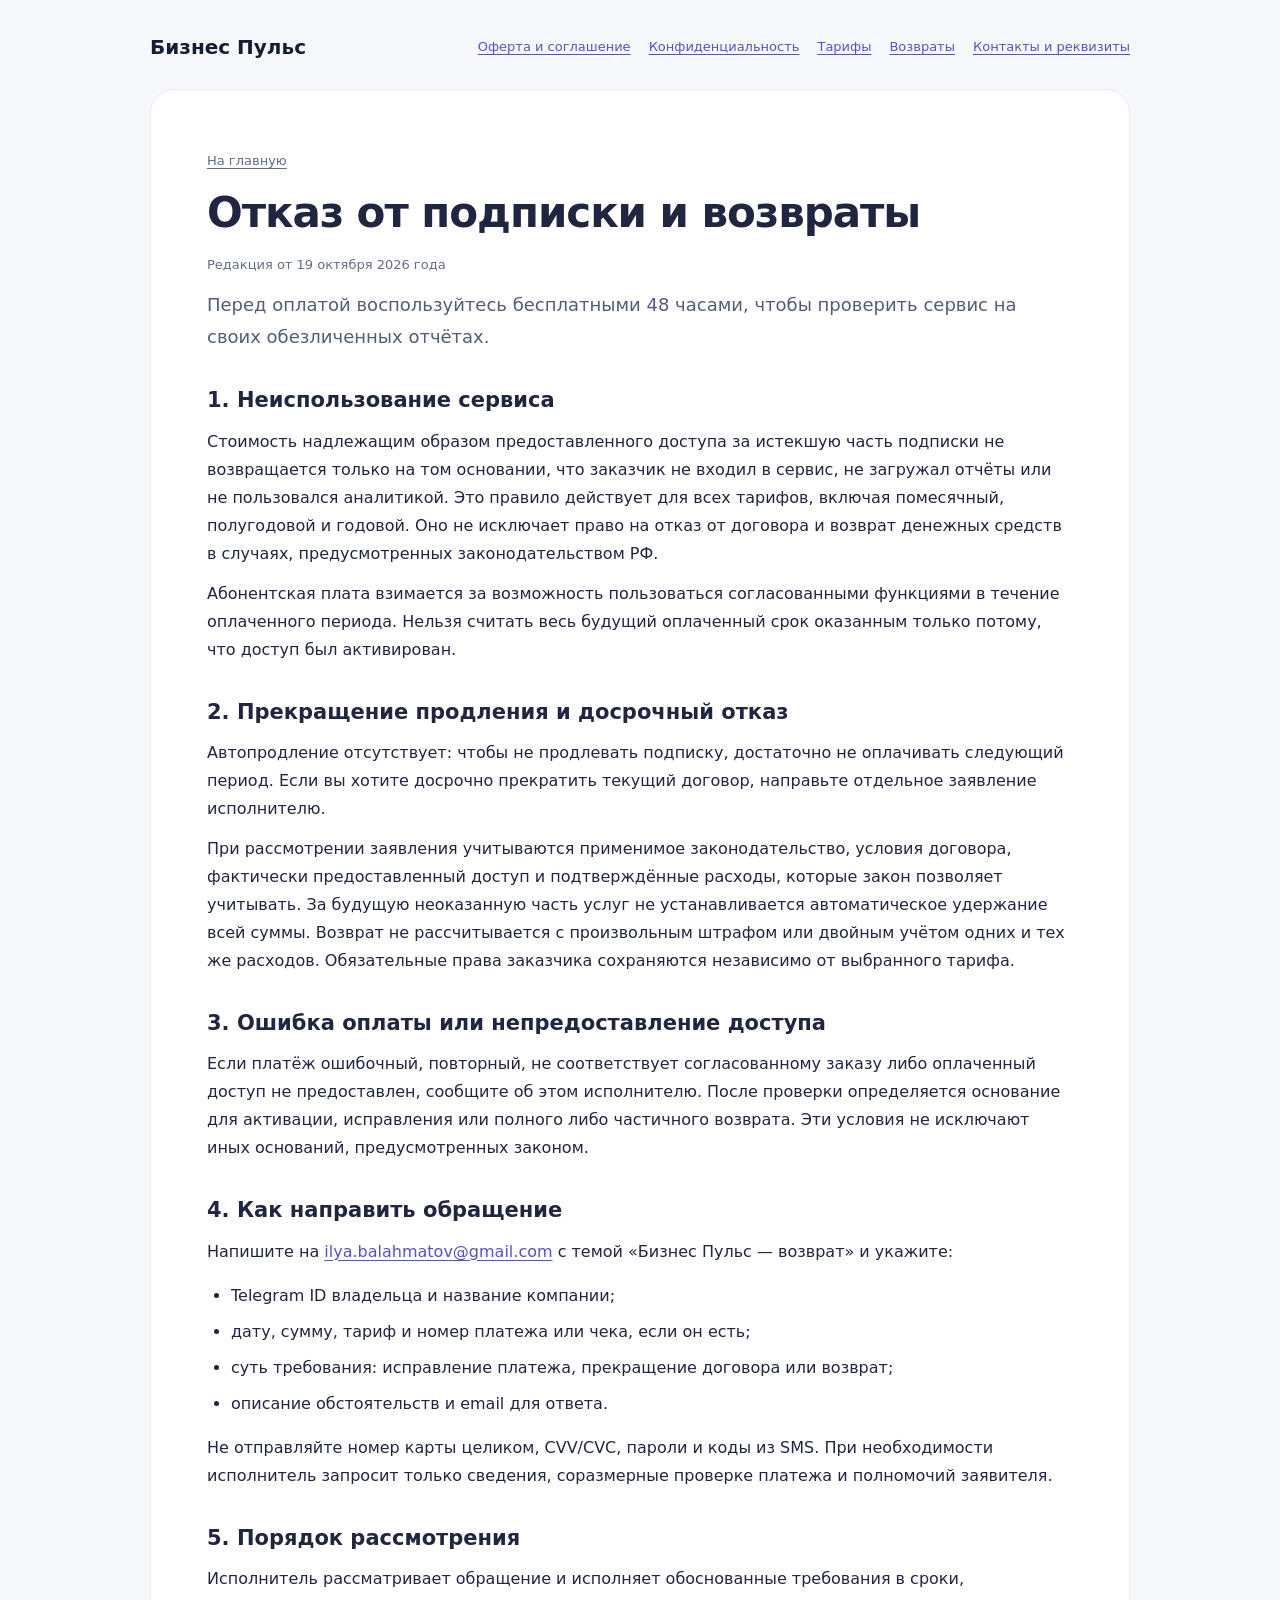
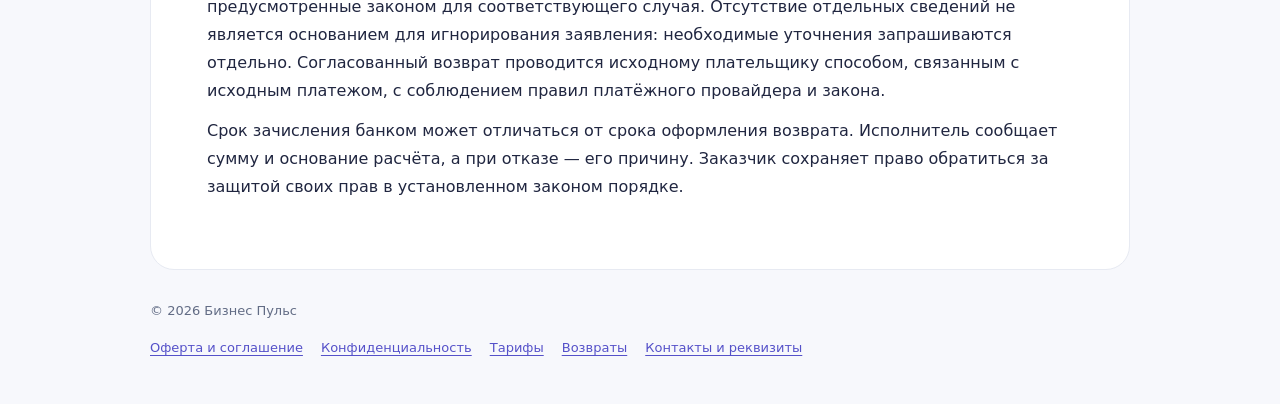
<file: legal/refunds.html>
<!doctype html>
<html lang="ru"><head><meta charset="utf-8"><meta name="viewport" content="width=device-width,initial-scale=1"><title>Отказ от подписки и возвраты — Бизнес Пульс</title><meta name="description" content="Отказ от подписки и возвраты сервиса Бизнес Пульс"><link rel="stylesheet" href="legal.css"><link rel="icon" href="https://pulse.cityai.site/assets/brand/favicon.ico?v=20261018"></head>
<body><header><a class="brand" href="../landing.html">Бизнес Пульс</a><nav aria-label="Документы"><a href="offer.html">Оферта и соглашение</a><a href="privacy.html">Конфиденциальность</a><a href="tariffs.html">Тарифы</a><a href="refunds.html">Возвраты</a><a href="contacts.html">Контакты и реквизиты</a></nav></header><main><article><a class="back" href="../landing.html">На главную</a><h1>Отказ от подписки и возвраты</h1><p class="date">Редакция от 19 октября 2026 года</p>
<p class="lead">Перед оплатой воспользуйтесь бесплатными 48 часами, чтобы проверить сервис на своих обезличенных отчётах.</p>
<h2>1. Неиспользование сервиса</h2><p>Стоимость надлежащим образом предоставленного доступа за истекшую часть подписки не возвращается только на том основании, что заказчик не входил в сервис, не загружал отчёты или не пользовался аналитикой. Это правило действует для всех тарифов, включая помесячный, полугодовой и годовой. Оно не исключает право на отказ от договора и возврат денежных средств в случаях, предусмотренных законодательством РФ.</p><p>Абонентская плата взимается за возможность пользоваться согласованными функциями в течение оплаченного периода. Нельзя считать весь будущий оплаченный срок оказанным только потому, что доступ был активирован.</p>
<h2>2. Прекращение продления и досрочный отказ</h2><p>Автопродление отсутствует: чтобы не продлевать подписку, достаточно не оплачивать следующий период. Если вы хотите досрочно прекратить текущий договор, направьте отдельное заявление исполнителю.</p><p>При рассмотрении заявления учитываются применимое законодательство, условия договора, фактически предоставленный доступ и подтверждённые расходы, которые закон позволяет учитывать. За будущую неоказанную часть услуг не устанавливается автоматическое удержание всей суммы. Возврат не рассчитывается с произвольным штрафом или двойным учётом одних и тех же расходов. Обязательные права заказчика сохраняются независимо от выбранного тарифа.</p>
<h2>3. Ошибка оплаты или непредоставление доступа</h2><p>Если платёж ошибочный, повторный, не соответствует согласованному заказу либо оплаченный доступ не предоставлен, сообщите об этом исполнителю. После проверки определяется основание для активации, исправления или полного либо частичного возврата. Эти условия не исключают иных оснований, предусмотренных законом.</p>
<h2>4. Как направить обращение</h2><p>Напишите на <a href="mailto:ilya.balahmatov@gmail.com">ilya.balahmatov@gmail.com</a> с темой «Бизнес Пульс — возврат» и укажите:</p><ul><li>Telegram ID владельца и название компании;</li><li>дату, сумму, тариф и номер платежа или чека, если он есть;</li><li>суть требования: исправление платежа, прекращение договора или возврат;</li><li>описание обстоятельств и email для ответа.</li></ul><p>Не отправляйте номер карты целиком, CVV/CVC, пароли и коды из SMS. При необходимости исполнитель запросит только сведения, соразмерные проверке платежа и полномочий заявителя.</p>
<h2>5. Порядок рассмотрения</h2><p>Исполнитель рассматривает обращение и исполняет обоснованные требования в сроки, предусмотренные законом для соответствующего случая. Отсутствие отдельных сведений не является основанием для игнорирования заявления: необходимые уточнения запрашиваются отдельно. Согласованный возврат проводится исходному плательщику способом, связанным с исходным платежом, с соблюдением правил платёжного провайдера и закона.</p><p>Срок зачисления банком может отличаться от срока оформления возврата. Исполнитель сообщает сумму и основание расчёта, а при отказе — его причину. Заказчик сохраняет право обратиться за защитой своих прав в установленном законом порядке.</p>
</article></main><footer>© 2026 Бизнес Пульс<nav aria-label="Юридическая информация"><a href="offer.html">Оферта и соглашение</a><a href="privacy.html">Конфиденциальность</a><a href="tariffs.html">Тарифы</a><a href="refunds.html">Возвраты</a><a href="contacts.html">Контакты и реквизиты</a></nav></footer></body></html>
</file>
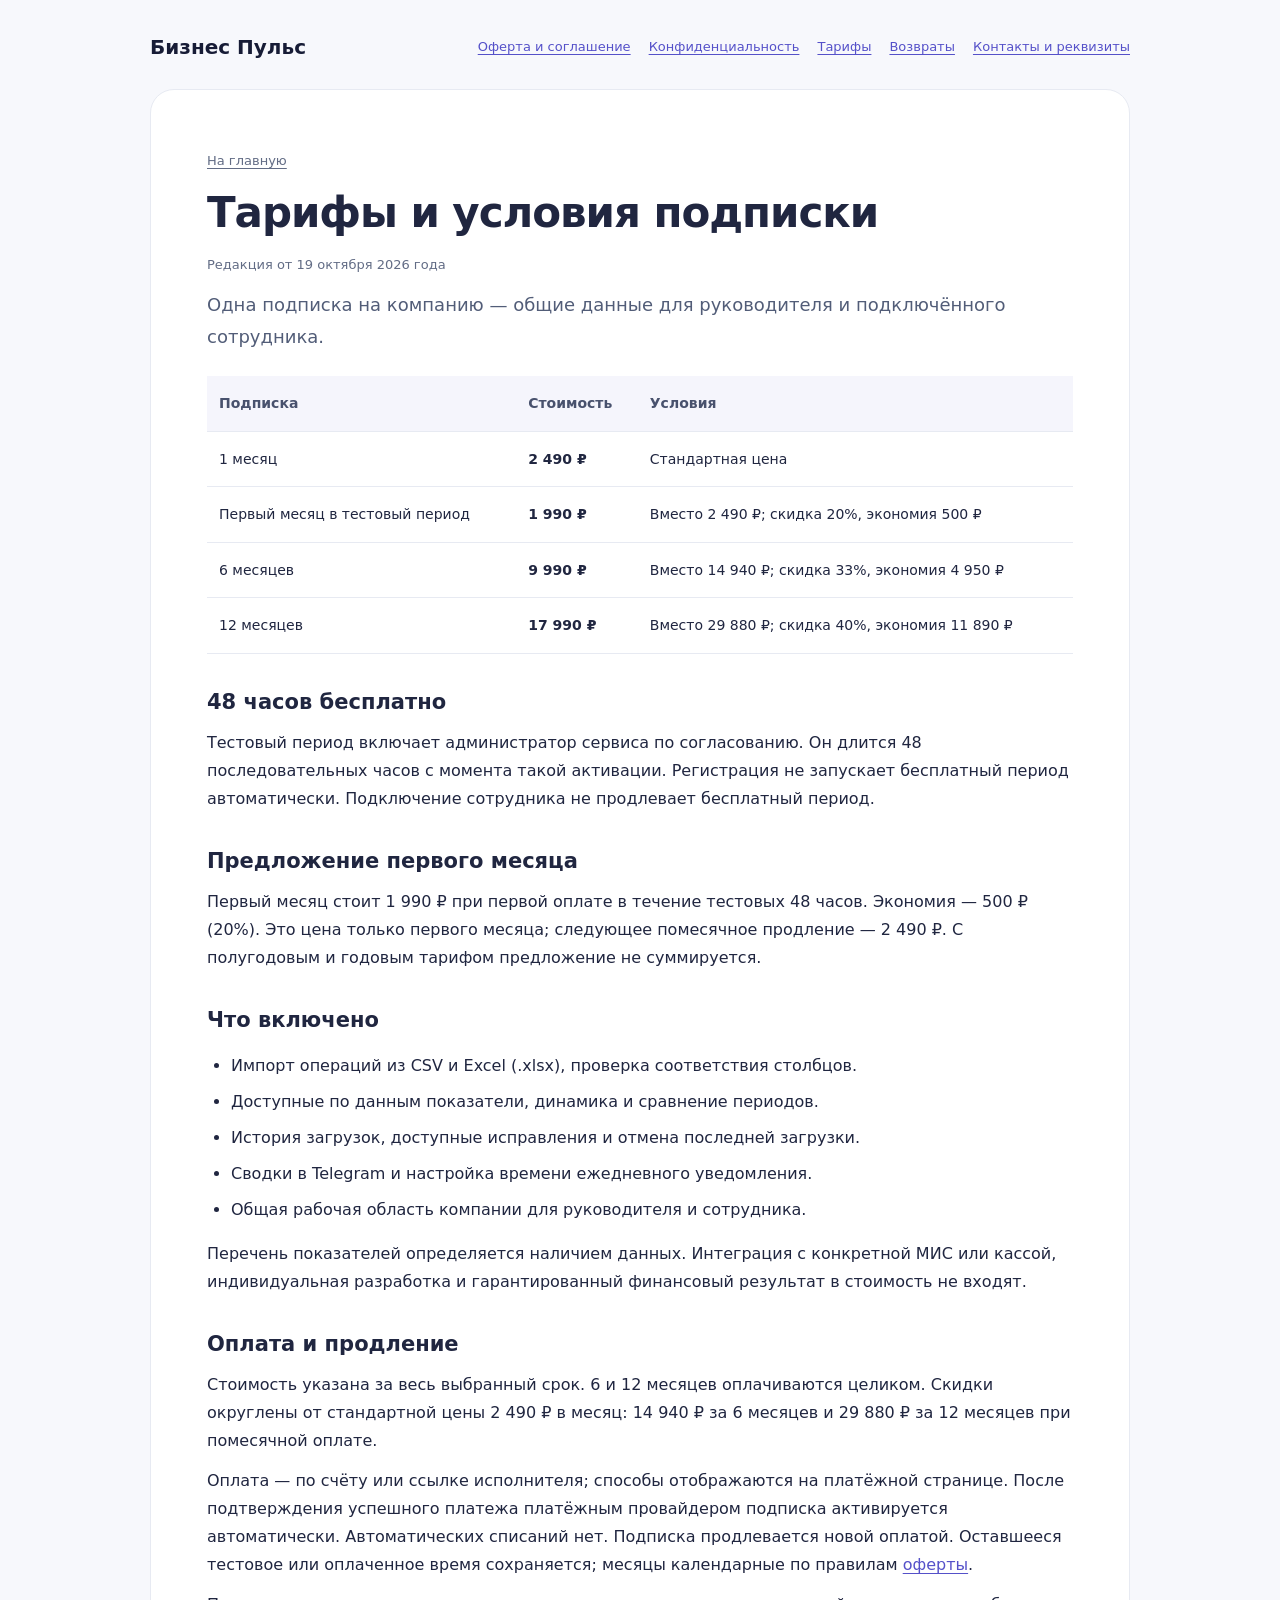
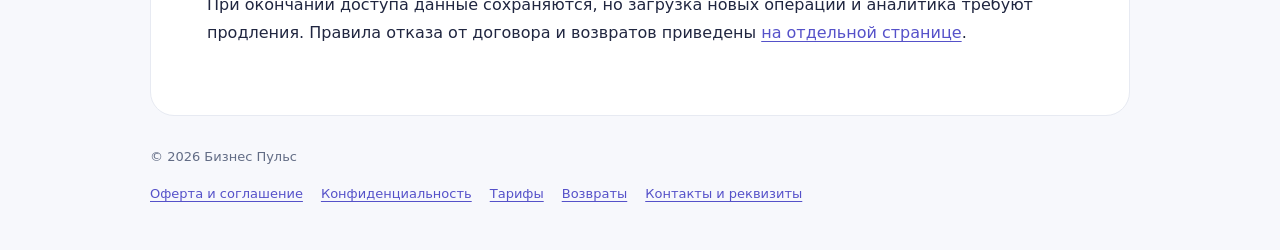
<file: legal/tariffs.html>
<!doctype html>
<html lang="ru"><head><meta charset="utf-8"><meta name="viewport" content="width=device-width,initial-scale=1"><title>Тарифы и условия подписки — Бизнес Пульс</title><meta name="description" content="Тарифы и условия подписки сервиса Бизнес Пульс"><link rel="stylesheet" href="legal.css"><link rel="icon" href="https://pulse.cityai.site/assets/brand/favicon.ico?v=20261018"></head>
<body><header><a class="brand" href="../landing.html">Бизнес Пульс</a><nav aria-label="Документы"><a href="offer.html">Оферта и соглашение</a><a href="privacy.html">Конфиденциальность</a><a href="tariffs.html">Тарифы</a><a href="refunds.html">Возвраты</a><a href="contacts.html">Контакты и реквизиты</a></nav></header><main><article><a class="back" href="../landing.html">На главную</a><h1>Тарифы и условия подписки</h1><p class="date">Редакция от 19 октября 2026 года</p>
<p class="lead">Одна подписка на компанию — общие данные для руководителя и подключённого сотрудника.</p><div class="table-wrap"><table><thead><tr><th scope="col">Подписка</th><th scope="col">Стоимость</th><th scope="col">Условия</th></tr></thead><tbody>
<tr><td>1 месяц</td><td><strong>2 490 ₽</strong></td><td>Стандартная цена</td></tr>
<tr><td>Первый месяц в тестовый период</td><td><strong>1 990 ₽</strong></td><td>Вместо 2 490 ₽; скидка 20%, экономия 500 ₽</td></tr>
<tr><td>6 месяцев</td><td><strong>9 990 ₽</strong></td><td>Вместо 14 940 ₽; скидка 33%, экономия 4 950 ₽</td></tr>
<tr><td>12 месяцев</td><td><strong>17 990 ₽</strong></td><td>Вместо 29 880 ₽; скидка 40%, экономия 11 890 ₽</td></tr>
</tbody></table></div>
<h2>48 часов бесплатно</h2><p>Тестовый период включает администратор сервиса по согласованию. Он длится 48 последовательных часов с момента такой активации. Регистрация не запускает бесплатный период автоматически. Подключение сотрудника не продлевает бесплатный период.</p>
<h2>Предложение первого месяца</h2><p>Первый месяц стоит 1 990 ₽ при первой оплате в течение тестовых 48 часов. Экономия — 500 ₽ (20%). Это цена только первого месяца; следующее помесячное продление — 2 490 ₽. С полугодовым и годовым тарифом предложение не суммируется.</p>
<h2>Что включено</h2><ul><li>Импорт операций из CSV и Excel (.xlsx), проверка соответствия столбцов.</li><li>Доступные по данным показатели, динамика и сравнение периодов.</li><li>История загрузок, доступные исправления и отмена последней загрузки.</li><li>Сводки в Telegram и настройка времени ежедневного уведомления.</li><li>Общая рабочая область компании для руководителя и сотрудника.</li></ul><p>Перечень показателей определяется наличием данных. Интеграция с конкретной МИС или кассой, индивидуальная разработка и гарантированный финансовый результат в стоимость не входят.</p>
<h2>Оплата и продление</h2><p>Стоимость указана за весь выбранный срок. 6 и 12 месяцев оплачиваются целиком. Скидки округлены от стандартной цены 2 490 ₽ в месяц: 14 940 ₽ за 6 месяцев и 29 880 ₽ за 12 месяцев при помесячной оплате.</p><p>Оплата — по счёту или ссылке исполнителя; способы отображаются на платёжной странице. После подтверждения успешного платежа платёжным провайдером подписка активируется автоматически. Автоматических списаний нет. Подписка продлевается новой оплатой. Оставшееся тестовое или оплаченное время сохраняется; месяцы календарные по правилам <a href="offer.html">оферты</a>.</p><p>При окончании доступа данные сохраняются, но загрузка новых операций и аналитика требуют продления. Правила отказа от договора и возвратов приведены <a href="refunds.html">на отдельной странице</a>.</p>
</article></main><footer>© 2026 Бизнес Пульс<nav aria-label="Юридическая информация"><a href="offer.html">Оферта и соглашение</a><a href="privacy.html">Конфиденциальность</a><a href="tariffs.html">Тарифы</a><a href="refunds.html">Возвраты</a><a href="contacts.html">Контакты и реквизиты</a></nav></footer></body></html>
</file>
<file: payments.css>
.bp-payment-footer{display:flex;align-items:center;justify-content:center;flex-wrap:wrap;gap:14px;padding:24px 0 calc(16px + env(safe-area-inset-bottom,0px));margin-top:20px;border-top:1px solid #e7eaf2}.bp-prices-link{color:#5953cc;font-size:14px;font-weight:600;text-underline-offset:3px}.bp-pay-toggle{position:static;border:0;border-radius:14px;background:#625de5;color:white;font:700 15px system-ui;padding:15px 56px;box-shadow:0 8px 30px #35307830;cursor:pointer}.bp-pay-dialog{border:0;border-radius:24px;width:min(920px,calc(100% - 28px));max-height:85dvh;padding:30px;color:#202640;background:#fff;box-shadow:0 24px 90px #12172f30;font:14px/1.6 system-ui;overscroll-behavior:contain}.bp-pay-dialog::backdrop{background:#11162f80;backdrop-filter:blur(4px)}.bp-pay-head{display:flex;justify-content:space-between;align-items:flex-start;gap:20px}.bp-pay-kicker{color:#625de5;font-size:12px;font-weight:700}.bp-pay-dialog h2{margin:5px 0;font-size:28px;line-height:1.2;color:#202640}.bp-pay-close{border:0;background:#f2f3f9;border-radius:50%;width:34px;height:34px;color:#5c647e;font-size:24px;cursor:pointer}.bp-pay-intro{color:#69718a;margin:16px 0 24px}.bp-pay-cards{display:grid;grid-template-columns:repeat(2,minmax(0,1fr));gap:14px}.bp-pay-card{border:1px solid #e7eaf2;border-radius:17px;padding:20px;display:flex;flex-direction:column;gap:8px;background:#fafbfe}.bp-pay-card[hidden]{display:none}.bp-pay-card h3{font-size:15px;margin:0;color:#545e78}.bp-pay-price{font-size:30px;line-height:1.2;letter-spacing:-.02em}.bp-pay-card p{margin:0;color:#4d5873;font-size:13px}.bp-pay-card small{font-size:12px;color:#69718a;line-height:1.5;margin-bottom:6px}.bp-pay-submit{margin-top:auto;border:0;border-radius:10px;background:#625de5;color:white;font:600 14px system-ui;padding:12px;cursor:pointer}.bp-pay-submit:disabled{background:#e9eaf3;color:#8990a5;cursor:default}.bp-pay-status{font-size:13px;color:#515b78;margin:20px 0 12px}.bp-pay-accept{display:flex;align-items:flex-start;gap:10px;font-size:12px;line-height:1.7}.bp-pay-accept input{flex:none;margin:5px 0;accent-color:#625de5;width:16px;height:16px}.bp-pay-dialog a{color:#5953cc;text-underline-offset:3px}.bp-pay-note{font-size:12px;color:#69718a;margin:18px 0 12px}.bp-pay-support{font-size:13px}.bp-pay-trial{font-size:12px;color:#69718a;margin:20px 0 0}.bp-pay-dialog button:focus-visible,.bp-pay-toggle:focus-visible{outline:3px solid #aaa6f5;outline-offset:3px}@media(max-width:560px){.bp-pay-dialog{padding:22px 18px;border-radius:20px}.bp-pay-cards{grid-template-columns:1fr}.bp-pay-dialog h2{font-size:25px}.bp-pay-toggle{width:100%;max-width:420px}.bp-prices-link{text-align:center}.bp-pay-card{padding:18px}.bp-pay-price{font-size:28px}}
.bp-pay-trial{display:inline-block;padding:11px 16px;margin:16px 0;background:#efefff;border-radius:12px;font-weight:700}.bp-pay-login{display:flex;align-items:center;gap:12px;flex-wrap:wrap;margin:0 0 20px}.bp-pay-login[hidden]{display:none}.bp-pay-card.selected{border-color:#625de5;box-shadow:0 0 0 2px #625de525}

.bp-pay-trial{font-size:17px;line-height:1.6}

.bp-payment-footer{flex-direction:column;gap:12px}

.bp-pay-toggle{min-width:280px;min-height:64px;padding:18px 64px;font-size:19px;border-radius:18px}@media(max-width:560px){.bp-pay-toggle{min-width:0;width:100%;max-width:420px}}
</file>
<file: admin.css>
.bp-admin{box-sizing:border-box;position:fixed;inset:0;width:100%;max-width:none;height:100dvh;max-height:none;margin:0;border:0;padding:32px clamp(18px,4vw,64px);background:#f5f6fb;color:#171d35;overflow:auto;font:14px/1.5 Arial,sans-serif}.bp-admin::backdrop{background:#131830bb}.bp-admin *{box-sizing:border-box}.bp-admin [hidden]{display:none!important}.bp-admin header{display:flex;justify-content:space-between;align-items:center;gap:16px;margin-bottom:24px}.bp-admin h1{margin:4px 0;font-size:30px;letter-spacing:-.8px}.bp-admin-eyebrow{color:#747d95;font-size:12px}.bp-admin button,.bp-admin select,.bp-admin input{font:inherit;border:1px solid #dfe3ef;border-radius:10px;background:white;padding:10px 14px;color:#363e5b}.bp-admin button{cursor:pointer;min-height:42px}.bp-admin button:disabled{opacity:.4;cursor:default}.bp-admin button:hover:not(:disabled){background:#eae8ff}.bp-admin button:focus-visible,.bp-admin select:focus-visible,.bp-admin input:focus-visible{outline:2px solid #7168e9;outline-offset:2px}.bp-admin-toolbar{display:flex;align-items:center;gap:12px;flex-wrap:wrap;margin-bottom:18px}.bp-admin-toolbar nav{display:flex;gap:5px;margin-right:auto}.bp-admin [aria-pressed=true]{background:#655de0;color:white;border-color:#655de0}.bp-admin-filters{display:flex;gap:12px;align-items:end;flex-wrap:wrap;padding:16px;background:white;border:1px solid #e6e8f0;border-radius:16px}.bp-admin-filters label{display:grid;gap:5px;color:#747d95;font-size:12px}.bp-admin-filters input{width:min(320px,100%)}.bp-admin [data-notice]{color:#747d95;min-height:22px}.bp-admin-cards{display:grid;grid-template-columns:repeat(auto-fit,minmax(220px,1fr));gap:14px}.bp-admin-cards article{border:1px solid #e4e7f0;border-radius:17px;padding:20px;background:white}.bp-admin-cards h2{font-size:13px;font-weight:500;color:#747d95;margin:0 0 12px}.bp-admin-cards strong{font-size:28px;letter-spacing:-.7px}.bp-admin-cards p{margin:8px 0 0;color:#747d95;font-size:12px}.bp-admin-help{color:#747d95;font-size:12px;max-width:1000px;margin-top:20px}.bp-admin-table{overflow:auto;border:1px solid #e4e7f0;border-radius:16px;background:white}.bp-admin table{border-collapse:collapse;width:100%;text-align:left}.bp-admin th{font-size:11px;font-weight:600;color:#747d95;background:#fafaff;white-space:nowrap}.bp-admin td,.bp-admin th{padding:14px 12px;border-bottom:1px solid #edf0f7;vertical-align:top}.bp-admin td{font-size:12px;min-width:110px;max-width:260px;overflow-wrap:anywhere}.bp-admin td:first-child{min-width:165px}.bp-admin td small{display:block;font-size:10px;color:#7c849b;margin-top:5px;overflow-wrap:anywhere}.bp-admin-money{white-space:nowrap;font-weight:600;font-variant-numeric:tabular-nums}.bp-admin-badge{display:inline-block;background:#f0effa;color:#665d96;border-radius:7px;padding:4px 7px;font-size:11px;white-space:nowrap}.bp-admin-badge.good{background:#e8f6ef;color:#23835d}.bp-admin-badge.warn{background:#fff0e7;color:#ad6337}.bp-admin footer{display:flex;justify-content:space-between;align-items:center;gap:12px;margin-top:20px;color:#747d95;font-size:12px}.bp-admin footer div{display:flex;gap:8px}.bp-admin-empty{padding:60px 20px;text-align:center;background:white;border-radius:16px;color:#747d95}@media(max-width:600px){.bp-admin{padding:20px 14px}.bp-admin h1{font-size:24px}.bp-admin header{align-items:flex-start}.bp-admin-cards{grid-template-columns:repeat(2,minmax(0,1fr));gap:9px}.bp-admin-cards article{padding:14px}.bp-admin-cards strong{font-size:23px}.bp-admin-toolbar nav{width:100%;overflow:auto}.bp-admin-toolbar nav button{flex:1}.bp-admin-filters label{width:100%}.bp-admin-filters input,.bp-admin-filters select{width:100%}.bp-admin footer{flex-wrap:wrap}.bp-admin .bp-admin-cards article:nth-child(10){grid-column:span 2}.right-top:has(.bp-admin-launch){flex-wrap:wrap}}

.bp-admin-view-notice{padding:14px 18px;border:1px solid #e7c578;background:#fff8e8;color:#785b25;border-radius:12px;margin-bottom:16px;font-size:13px;line-height:1.5}.bp-admin-view #openImport,.bp-admin-view #sideImport,.bp-admin-view #downloadSample,.bp-admin-view #clearImport,.bp-admin-view .private-telegram-link,.bp-admin-view #privateFirstImport,.bp-admin-view .private-empty-import,.bp-admin-view .private-empty-demo{display:none!important}.bp-admin td [data-workspace]{margin-bottom:7px;white-space:nowrap;background:#eeecff;color:#5b50cc}
</file>
<file: legal/legal.css>
*{box-sizing:border-box}body{margin:0;background:#f7f8fc;color:#202640;font:16px/1.75 system-ui,-apple-system,"Segoe UI",sans-serif}a{color:#5551c9;text-underline-offset:3px}a:hover{color:#38358d}a:focus-visible{outline:3px solid #aaa6f5;outline-offset:4px}header,main,footer{width:min(980px,calc(100% - 40px));margin:auto}header{padding:30px 0 24px;display:flex;justify-content:space-between;gap:24px;align-items:center}.brand{font-size:20px;font-weight:800;color:#171c36;text-decoration:none}nav{display:flex;flex-wrap:wrap;gap:10px 18px;font-size:13px}article{background:white;border:1px solid #e7eaf2;border-radius:24px;padding:clamp(24px,5vw,56px)}h1{font-size:clamp(27px,4.5vw,42px);line-height:1.2;letter-spacing:-.025em;margin:14px 0 16px}h2{font-size:21px;line-height:1.4;margin:34px 0 12px}p{margin:12px 0}.date,.back,footer{font-size:13px;color:#626c85}.lead{font-size:18px;color:#525d78}.notice{background:#f2f1fe;border-left:3px solid #6864e9;padding:16px 20px;border-radius:8px}li{margin:8px 0}ul{padding-left:24px}.table-wrap{overflow:auto;margin:24px 0}table{border-collapse:collapse;min-width:590px;width:100%;font-size:14px}th,td{padding:15px 12px;border-bottom:1px solid #e7eaf2;vertical-align:top;text-align:left}th{background:#f5f5fc;color:#48516d}td strong{white-space:nowrap}dt{font-size:13px;color:#626c85;margin-top:18px}dd{margin:3px 0;overflow-wrap:anywhere}footer{padding:30px 0 44px}footer nav{margin-top:14px}@media(max-width:680px){header{align-items:flex-start;flex-direction:column}header,main,footer{width:calc(100% - 28px)}article{border-radius:18px}nav{gap:10px 15px}}@media print{body{background:white}header,footer,.back{display:none}main{width:100%}article{border:0;padding:0}a{color:inherit}h2{break-after:avoid}}
</file>
